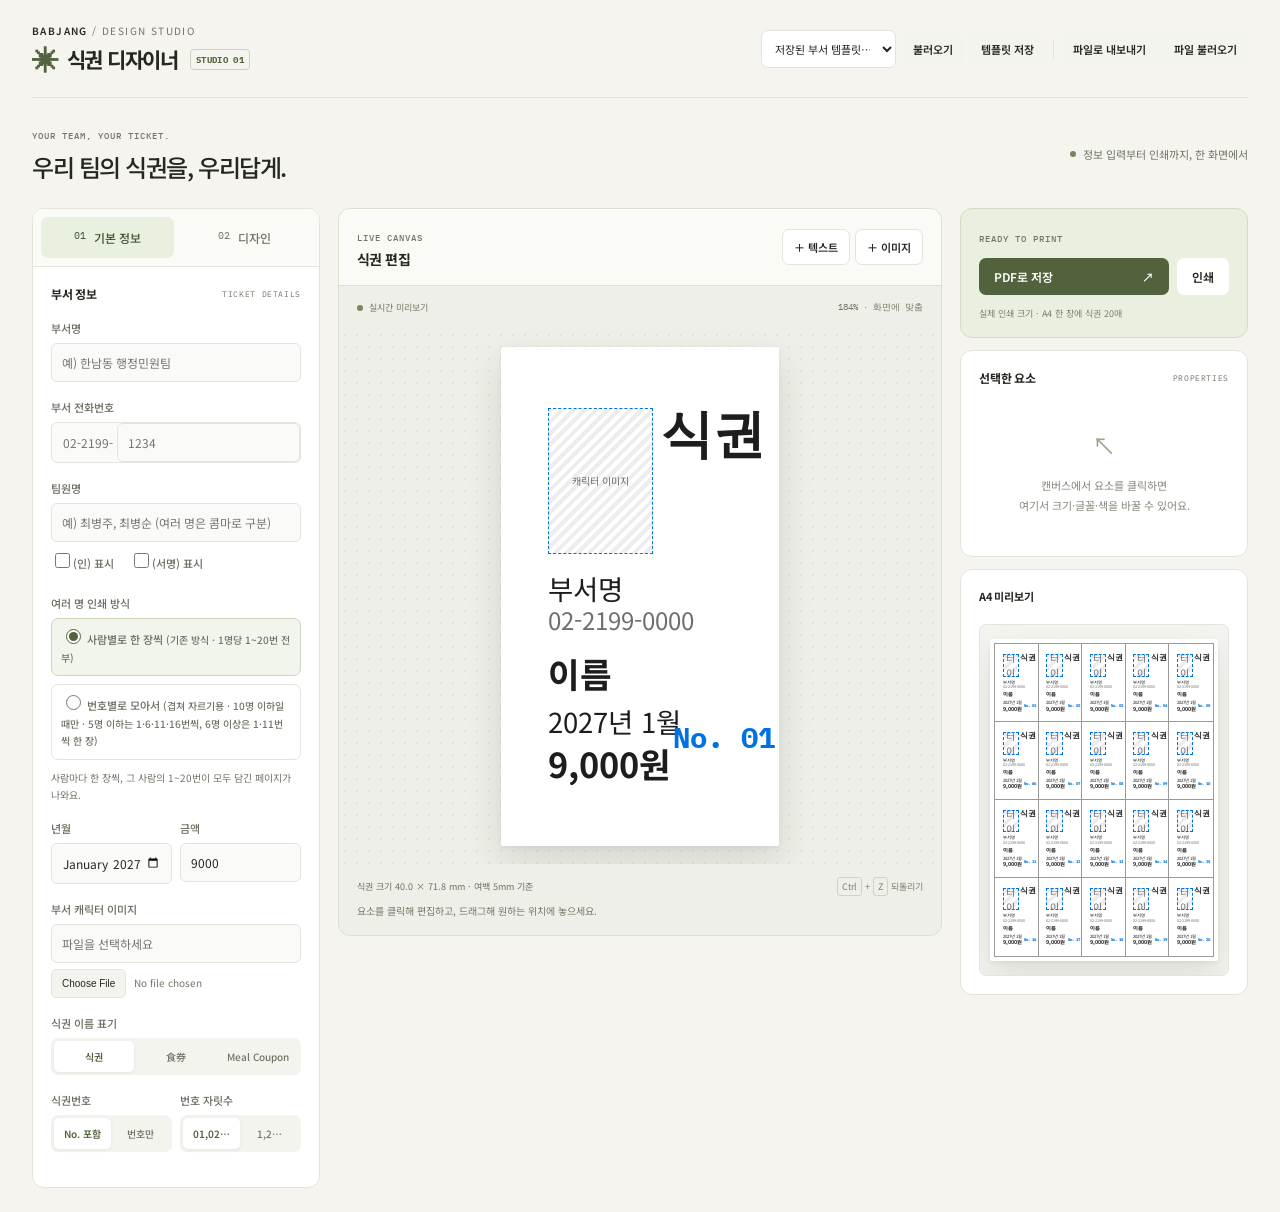
<file: coupon-editor/index.html>
<!doctype html>
<html lang="ko">
<head>
<meta charset="utf-8">
<meta name="viewport" content="width=device-width, initial-scale=1">
<title>식권 디자이너</title>
<style>
  :root{
    --bg:#F5F5F7;
    --surface:#FFFFFF;
    --surface-2:#FBFBFD;
    --fill:#EDEDF0;
    --fill-2:#E4E4E8;
    --text:#1D1D1F;
    --text-secondary:#6E6E73;
    --border:rgba(0,0,0,0.08);
    --accent:#0071E3;
    --accent-2:#0077ED;
    --danger:#FF3B30;
    --canvas-bg:#FFFFFF;
    --shadow-card: 0 1px 2px rgba(0,0,0,.04), 0 8px 24px rgba(0,0,0,.05);
    --shadow-canvas: 0 4px 30px rgba(0,0,0,.12);
  }
  @media (prefers-color-scheme: dark){
    :root:not([data-theme="light"]){
      --bg:#000000; --surface:#1C1C1E; --surface-2:#161618;
      --fill:#2C2C2E; --fill-2:#3A3A3C;
      --text:#F5F5F7; --text-secondary:#98989D;
      --border:rgba(255,255,255,0.1);
      --accent:#2997FF; --accent-2:#409CFF;
      --canvas-bg:#F4F1E4;
      --shadow-card: 0 1px 2px rgba(0,0,0,.3), 0 8px 24px rgba(0,0,0,.4);
      --shadow-canvas: 0 4px 30px rgba(0,0,0,.5);
    }
  }
  :root[data-theme="dark"]{
    --bg:#000000; --surface:#1C1C1E; --surface-2:#161618;
    --fill:#2C2C2E; --fill-2:#3A3A3C;
    --text:#F5F5F7; --text-secondary:#98989D;
    --border:rgba(255,255,255,0.1);
    --accent:#2997FF; --accent-2:#409CFF;
    --canvas-bg:#F4F1E4;
    --shadow-card: 0 1px 2px rgba(0,0,0,.3), 0 8px 24px rgba(0,0,0,.4);
    --shadow-canvas: 0 4px 30px rgba(0,0,0,.5);
  }
  *{ box-sizing:border-box; }
  body{
    background:var(--bg); color:var(--text);
    font-family:-apple-system,BlinkMacSystemFont,"SF Pro Text","Apple SD Gothic Neo","Noto Sans KR",sans-serif;
    font-size:14px; -webkit-font-smoothing:antialiased;
  }
  button{ font-family:inherit; cursor:pointer; border:none; background:none; color:inherit; }
  input, select{ font-family:inherit; }
  ::selection{ background:var(--accent); color:#fff; }

  .app{ max-width:1360px; margin:0 auto; padding:22px 22px 32px; }

  .topbar{
    display:flex; align-items:center; justify-content:space-between;
    gap:16px; flex-wrap:wrap; padding-bottom:20px; margin-bottom:26px;
  }
  .brandline .kicker{
    font-size:11.5px; font-weight:600; letter-spacing:.04em; color:var(--accent); text-transform:uppercase;
  }
  .brandline h1{
    font-size:26px; margin:2px 0 0; font-weight:700; letter-spacing:-0.015em;
  }
  .tpl-controls{ display:flex; gap:8px; align-items:center; flex-wrap:wrap; }
  .tpl-divider{ width:1px; height:20px; background:var(--border); margin:0 2px; }
  .tpl-controls select{
    border:1px solid var(--border); background:var(--surface); color:var(--text);
    border-radius:10px; padding:8px 12px; font-size:12.5px;
  }

  .btn{
    border-radius:980px; padding:8px 16px; font-size:13px; font-weight:600;
    background:var(--fill); color:var(--text); transition:opacity .15s, background .15s;
  }
  .btn:hover{ background:var(--fill-2); }
  .btn.primary{ background:var(--accent); color:#fff; }
  .btn.primary:hover{ background:var(--accent-2); }
  .btn.small{ padding:6px 12px; font-size:12px; }
  .btn.subtle{ background:transparent; color:var(--text-secondary); padding:6px 10px; }
  .btn.subtle:hover{ color:var(--text); background:var(--fill); }

  .layout{
    display:grid; grid-template-columns: 264px 1fr 480px; gap:20px; align-items:start;
  }
  @media (max-width: 1280px){ .layout{ grid-template-columns:1fr; } }

  .panel{
    background:var(--surface); border:1px solid var(--border); border-radius:18px;
    padding:18px; box-shadow:var(--shadow-card);
  }
  .panel + .panel{ margin-top:16px; }
  .panel h2{
    font-size:12px; letter-spacing:.02em; color:var(--text-secondary);
    margin:0 0 14px; font-weight:600;
  }
  .field{ margin-bottom:14px; }
  .field:last-child{ margin-bottom:0; }
  .field label{ display:block; font-size:12px; color:var(--text-secondary); margin-bottom:6px; font-weight:500; }
  .field .row-label{ display:flex; justify-content:space-between; align-items:baseline; }
  .field .row-label span.val{ font-size:11.5px; color:var(--text-secondary); font-variant-numeric:tabular-nums; }

  .field input[type=text], .field input[type=number], .field input[type=month], .field select{
    width:100%; border:1px solid var(--border); background:var(--fill);
    color:var(--text); border-radius:10px; padding:9px 11px; font-size:13.5px;
    outline:none;
  }
  .field input:focus, .field select:focus{ box-shadow:0 0 0 3px color-mix(in srgb, var(--accent) 30%, transparent); border-color:var(--accent); }
  .field input[type=color]{
    width:100%; height:34px; border:1px solid var(--border); border-radius:10px; padding:3px; background:var(--fill);
  }
  .field-row{ display:flex; gap:10px; }
  .field-row .field{ flex:1; }

  .phone-input{ display:flex; align-items:center; border:1px solid var(--border); background:var(--fill); border-radius:10px; overflow:hidden; }
  .phone-input .prefix{ padding:9px 4px 9px 11px; color:var(--text-secondary); font-size:13.5px; white-space:nowrap; }
  .phone-input input{ border:none; background:transparent; padding:9px 11px 9px 2px; font-size:13.5px; color:var(--text); outline:none; width:100%; }

  input[type=range]{
    -webkit-appearance:none; appearance:none; width:100%; height:4px; border-radius:2px;
    background:var(--fill-2); accent-color:var(--accent); margin:6px 0 2px;
  }
  input[type=range]::-webkit-slider-thumb{
    -webkit-appearance:none; width:18px; height:18px; border-radius:50%;
    background:#fff; box-shadow:0 1px 4px rgba(0,0,0,.35), 0 0 0 1px rgba(0,0,0,.06);
    cursor:pointer; margin-top:-7px;
  }
  input[type=range]::-moz-range-thumb{
    width:18px; height:18px; border-radius:50%; background:#fff; border:none;
    box-shadow:0 1px 4px rgba(0,0,0,.35), 0 0 0 1px rgba(0,0,0,.06); cursor:pointer;
  }

  .segmented{ display:inline-flex; background:var(--fill); border-radius:10px; padding:3px; gap:2px; width:100%; }
  .segmented .seg{
    flex:1; text-align:center; padding:7px 8px; border-radius:8px; font-size:12px;
    color:var(--text-secondary); font-weight:500; white-space:nowrap; cursor:pointer;
  }
  .checkbox-label{
    display:flex; align-items:center; gap:6px; font-size:12.5px; color:var(--text-secondary); cursor:pointer;
  }
  .checkbox-label input{ accent-color:var(--accent); width:15px; height:15px; cursor:pointer; }

  .radio-group{ display:flex; flex-direction:column; gap:8px; }
  .radio-label{
    display:flex; align-items:flex-start; gap:8px; font-size:12.5px; color:var(--text); cursor:pointer;
  }
  .radio-label input{ accent-color:var(--accent); width:15px; height:15px; cursor:pointer; margin-top:1px; flex-shrink:0; }
  .radio-sub{ color:var(--text-secondary); font-size:11.5px; }
  .radio-label.disabled{ opacity:0.45; cursor:not-allowed; }
  .radio-label.disabled input{ cursor:not-allowed; }

  .swatch-row{ display:flex; gap:7px; flex-wrap:wrap; }
  .swatch{
    width:22px; height:22px; border-radius:50%; padding:0; cursor:pointer;
    border:1px solid var(--border); position:relative; flex-shrink:0;
  }
  .swatch.selected{ box-shadow:0 0 0 2px var(--surface), 0 0 0 4px var(--accent); }
  .swatch-transparent{
    background:
      linear-gradient(45deg, var(--fill-2) 25%, transparent 25%, transparent 75%, var(--fill-2) 75%) 0 0/10px 10px,
      linear-gradient(45deg, var(--fill-2) 25%, transparent 25%, transparent 75%, var(--fill-2) 75%) 5px 5px/10px 10px,
      var(--surface);
  }
  .swatch-more{
    display:flex; align-items:center; justify-content:center; background:var(--fill);
    color:var(--text-secondary); font-size:15px; font-weight:600; overflow:hidden;
  }
  .swatch-more input[type=color]{ position:absolute; inset:0; opacity:0; cursor:pointer; width:100%; height:100%; }
  .segmented .seg.active{ background:var(--surface); color:var(--text); font-weight:600; box-shadow:0 1px 3px rgba(0,0,0,.12); }
  .segmented.wrap{ flex-wrap:wrap; }
  .segmented.wrap .seg{ flex:none; }

  .toolbar-row{ display:flex; gap:8px; flex-wrap:wrap; margin-bottom:14px; }
  .hint{ font-size:12px; color:var(--text-secondary); line-height:1.5; margin:8px 0 0; }

  /* canvas area */
  .canvas-wrap{ display:flex; flex-direction:column; align-items:center; gap:12px; }
  .canvas-outer{
    background:
      linear-gradient(45deg, var(--fill) 25%, transparent 25%) -8px 0/16px 16px,
      linear-gradient(-45deg, var(--fill) 25%, transparent 25%) -8px 0/16px 16px,
      var(--surface-2);
    border:1px solid var(--border); border-radius:20px; padding:18px;
    display:flex; align-items:center; justify-content:center;
    overflow:auto; max-width:100%; min-height:260px;
  }
  .ticket-canvas{
    position:relative; background:var(--canvas-bg);
    box-shadow:var(--shadow-canvas); border-radius:2px;
  }
  .el{
    position:absolute; user-select:none; cursor:grab;
  }
  .el.dragging{ cursor:grabbing; }
  .el.selected .el-inner{ outline:2px solid var(--accent); outline-offset:1px; }
  /* The selected element's button overlay sits on top of everything at the same
     box position — pointer-events:none on the box itself lets clicks fall through
     to the real element underneath (so dragging/selecting still works), while each
     small button re-enables its own hit area. */
  .selection-overlay{ pointer-events:none; cursor:default; }
  .selection-overlay > *{ pointer-events:auto; }
  .el-inner{
    position:absolute; inset:0; overflow:hidden;
    display:flex; white-space:pre-wrap; word-break:break-word;
  }
  .el .resize-handle{
    position:absolute; right:-6px; bottom:-6px; width:13px; height:13px;
    border-radius:50%; background:var(--accent); border:2px solid #fff;
    cursor:nwse-resize;
  }
  .el .del-btn{
    position:absolute; top:-26px; right:-8px; width:22px; height:22px;
    border-radius:50%; background:var(--danger); color:#fff; font-size:13px;
    display:flex; align-items:center; justify-content:center; cursor:pointer; line-height:1;
    box-shadow:0 1px 4px rgba(0,0,0,.3); z-index:5;
  }
  .el .crop-btn{
    position:absolute; top:-26px; left:-8px; width:24px; height:24px;
    border-radius:50%; background:var(--surface); color:var(--text);
    box-shadow:0 1px 4px rgba(0,0,0,.3), 0 0 0 1px var(--border);
    display:flex; align-items:center; justify-content:center; cursor:pointer; z-index:5;
  }
  .el .layer-btn{
    position:absolute; bottom:-26px; width:22px; height:22px;
    border-radius:50%; background:var(--surface); color:var(--text);
    box-shadow:0 1px 4px rgba(0,0,0,.3), 0 0 0 1px var(--border);
    display:flex; align-items:center; justify-content:center; cursor:pointer; z-index:5; font-size:11px;
  }
  .el .layer-btn.front{ left:-8px; }
  .el .layer-btn.back{ left:20px; }
  .el-shape-circle{ border-radius:50%; }
  .el-img-placeholder{
    background:repeating-linear-gradient(135deg, var(--fill), var(--fill) 4px, transparent 4px, transparent 8px);
    border:1.5px dashed var(--accent);
    align-items:center; justify-content:center; text-align:center;
    font-size:10px; color:var(--text-secondary);
  }
  .el img{ width:100%; height:100%; object-fit:cover; pointer-events:none; }

  .size-note{ font-size:12px; color:var(--text-secondary); font-variant-numeric:tabular-nums; }

  .props-empty{ color:var(--text-secondary); font-size:12.5px; line-height:1.6; text-align:center; padding:20px 4px; }

  .right-col{ display:flex; flex-direction:column; gap:16px; }
  .right-col .panel + .panel{ margin-top:0; }
  .a4-mini-wrap{
    display:flex; flex-direction:column; align-items:center; gap:16px;
    max-height:75vh; overflow:auto; padding:2px;
  }
  .a4-mini-block{ display:flex; flex-direction:column; align-items:center; gap:6px; flex-shrink:0; }
  .a4-mini-label{
    font-size:11.5px; color:var(--text-secondary); font-weight:600;
    text-align:center;
  }
  .a4-page-mini{ background:var(--canvas-bg); border-radius:2px; position:relative; box-shadow:var(--shadow-canvas); flex-shrink:0; }
  .mini-ticket{ position:absolute; outline:1px solid #9a9a9a; }
  .mini-ticket-blank{ background-image:repeating-linear-gradient(135deg, rgba(0,0,0,0.06), rgba(0,0,0,0.06) 3px, transparent 3px, transparent 7px) !important; }

  .context-menu{
    position:fixed; z-index:999; background:var(--surface); border:1px solid var(--border);
    border-radius:12px; box-shadow:var(--shadow-card); padding:5px; min-width:140px;
    display:none;
  }
  .context-menu .item{
    padding:8px 12px; border-radius:8px; font-size:13px; color:var(--text);
    display:flex; align-items:center; justify-content:space-between; gap:10px;
  }
  .context-menu .item:hover{ background:var(--fill); }
  .context-menu .item.danger{ color:var(--danger); }
  .context-menu .item .kbd{ font-size:11px; color:var(--text-secondary); }

  .crop-backdrop{
    display:none; position:fixed; inset:0; background:rgba(0,0,0,0.55);
    z-index:2000; align-items:center; justify-content:center;
  }
  .crop-backdrop.open{ display:flex; }
  .crop-modal{
    background:var(--surface); border-radius:16px; padding:20px; width:min(560px, 92vw);
    box-shadow:var(--shadow-card);
  }
  .crop-modal h3{ margin:0 0 4px; font-size:16px; }
  .crop-hint{ margin:0 0 14px; font-size:12.5px; color:var(--text-secondary); }
  .crop-stage{
    position:relative; margin:0 auto; background:#111; border-radius:8px; overflow:hidden;
    max-width:100%; user-select:none;
  }
  .crop-stage img{ display:block; width:100%; height:100%; user-select:none; -webkit-user-drag:none; pointer-events:none; }
  .crop-rect{
    position:absolute; box-shadow:0 0 0 9999px rgba(0,0,0,0.55); border:1.5px solid #fff;
    cursor:move; box-sizing:border-box;
  }
  .crop-handle{
    position:absolute; width:14px; height:14px; background:#fff; border:1.5px solid var(--accent, #0071E3);
    border-radius:50%; box-sizing:border-box;
  }
  .crop-handle[data-corner="nw"]{ left:-7px; top:-7px; cursor:nwse-resize; }
  .crop-handle[data-corner="ne"]{ right:-7px; top:-7px; cursor:nesw-resize; }
  .crop-handle[data-corner="sw"]{ left:-7px; bottom:-7px; cursor:nesw-resize; }
  .crop-handle[data-corner="se"]{ right:-7px; bottom:-7px; cursor:nwse-resize; }
  .crop-actions{ display:flex; justify-content:flex-end; gap:8px; margin-top:16px; }


</style>
<link rel="stylesheet" href="https://fonts.googleapis.com/css2?family=Noto+Serif+KR:wght@500;700&family=Noto+Sans+KR:wght@400;500;700&family=IBM+Plex+Mono:wght@400;500;600;700&family=Gaegu:wght@400;700&family=Black+Han+Sans&family=Jua&family=Do+Hyeon&family=Gowun+Dodum&family=Gamja+Flower&family=Song+Myung&display=swap">

<link rel="stylesheet" href="studio.css">
</head>
<body>
<div class="app">

  <div class="topbar">
    <div class="brandline">
      <a class="kicker" href="/">BABJANG <span>/ DESIGN STUDIO</span></a>
      <h1><span class="brand-mark" aria-hidden="true">✳</span> 식권 디자이너<span class="edition">STUDIO 01</span></h1>
    </div>
    <div class="tpl-controls" aria-label="템플릿 관리">
      <select id="tplSelect" aria-label="저장된 부서 템플릿"><option value="">저장된 부서 템플릿…</option></select>
      <button class="btn small" id="loadTplBtn">불러오기</button>
      <button class="btn small" id="saveTplBtn">템플릿 저장</button>
      <span class="tpl-divider"></span>
      <button class="btn small" id="exportTplBtn" title="템플릿을 파일로 저장해서 다른 사람에게 전달할 수 있어요">파일로 내보내기</button>
      <button class="btn small" id="importTplBtn" title="다른 사람이 보낸 템플릿 파일을 불러와요">파일 불러오기</button>
      <input type="file" id="importTplInput" accept=".json,application/json" style="display:none;">
    </div>
  </div>

  <div class="studio-intro"><div><span class="eyebrow">YOUR TEAM, YOUR TICKET.</span><p>우리 팀의 식권을, 우리답게.</p></div><div class="intro-note"><span class="status-dot"></span> 정보 입력부터 인쇄까지, 한 화면에서</div></div>
  <div class="layout">

    <!-- LEFT -->
    <div class="left-col">
      <div class="settings-tabs" role="tablist" aria-label="식권 설정">
        <button id="infoTab" role="tab" aria-selected="true" aria-controls="infoSettings" tabindex="0">01 <span>기본 정보</span></button>
        <button id="designTab" role="tab" aria-selected="false" aria-controls="designSettings" tabindex="-1">02 <span>디자인</span></button>
      </div><div id="infoSettings" role="tabpanel" aria-labelledby="infoTab">

      <div class="panel">
        <h2>부서 정보 <span class="panel-caption">TICKET DETAILS</span></h2>
        <div class="field">
          <label for="f-dept">부서명</label>
          <input type="text" id="f-dept" placeholder="예) 한남동 행정민원팀">
        </div>
        <div class="field">
          <label for="f-phone">부서 전화번호</label>
          <div class="phone-input">
            <span class="prefix">02-2199-</span>
            <input type="text" id="f-phone" placeholder="1234" maxlength="6">
          </div>
        </div>
        <div class="field">
          <label for="f-name">팀원명</label>
          <input type="text" id="f-name" placeholder="예) 최병주, 최병순 (여러 명은 콤마로 구분)" style="margin-bottom:8px;">
          <div style="display:flex; gap:16px;">
            <label class="checkbox-label"><input type="checkbox" id="f-mark-in">(인) 표시</label>
            <label class="checkbox-label"><input type="checkbox" id="f-mark-sign">(서명) 표시</label>
          </div>
        </div>
        <div class="field" id="pageLayoutModeField">
          <label>여러 명 인쇄 방식</label>
          <div class="radio-group" id="pageLayoutModeRadios">
            <label class="radio-label">
              <input type="radio" name="pageLayoutMode" value="byPerson" id="pageLayoutByPersonRadio" checked>
              사람별로 한 장씩 <span class="radio-sub">(기존 방식 · 1명당 1~20번 전부)</span>
            </label>
            <label class="radio-label" id="pageLayoutByNumberLabel">
              <input type="radio" name="pageLayoutMode" value="byNumber" id="pageLayoutByNumberRadio">
              번호별로 모아서 <span class="radio-sub" id="pageLayoutByNumberSub">(겹쳐 자르기용 · 10명 이하일 때만 · 5명 이하는 1·6·11·16번씩, 6명 이상은 1·11번씩 한 장)</span>
            </label>
          </div>
          <p class="hint" id="pageLayoutModeHint"></p>
        </div>
        <div class="field-row">
          <div class="field">
            <label for="f-yearmonth">년월</label>
            <input type="month" id="f-yearmonth">
          </div>
          <div class="field">
            <label for="f-amount">금액</label>
            <input type="number" id="f-amount" step="500">
          </div>
        </div>
        <div class="field">
          <label for="f-character">부서 캐릭터 이미지</label>
          <input type="text" id="f-character-name" disabled placeholder="파일을 선택하세요" style="margin-bottom:6px;">
          <input type="file" id="f-character" accept="image/*">
        </div>
        <div class="field">
          <label>식권 이름 표기</label>
          <div class="segmented" id="titlePills">
            <span class="seg" data-title="식권">식권</span>
            <span class="seg" data-title="食券">食券</span>
            <span class="seg" data-title="Meal Coupon">Meal Coupon</span>
          </div>
        </div>
        <div class="field-row">
          <div class="field">
            <label>식권번호</label>
            <div class="segmented" id="numPrefixPills">
              <span class="seg" data-val="on">No. 포함</span>
              <span class="seg" data-val="off">번호만</span>
            </div>
          </div>
          <div class="field">
            <label>번호 자릿수</label>
            <div class="segmented" id="numPadPills">
              <span class="seg" data-val="pad">01,02…</span>
              <span class="seg" data-val="plain">1,2…</span>
            </div>
          </div>
        </div>
      </div>

      </div><div id="designSettings" role="tabpanel" aria-labelledby="designTab" hidden>
      <div class="panel">
        <h2>식권 크기 <span class="panel-caption">FORMAT</span></h2>
        <div class="segmented" id="shapePills">
          <span class="seg" data-shape="vertical">세로형</span>
          <span class="seg" data-shape="horizontal">가로형</span>
          <span class="seg" data-shape="square">정사각형</span>
        </div>
        <div class="field" style="margin-top:10px;">
          <label>A4 배치</label>
          <div class="segmented" id="gridModePills">
            <span class="seg" data-grid="4x5">4×5</span>
            <span class="seg" data-grid="5x4">5×4</span>
          </div>
        </div>
        <div class="field" style="margin-top:14px;">
          <div class="row-label"><label for="wSlider" style="margin-bottom:0;">가로 길이</label><span class="val" id="wVal">50.0mm</span></div>
          <input type="range" id="wSlider" min="25" max="140" step="0.5">
        </div>
        <div class="field">
          <div class="row-label"><label for="hSlider" style="margin-bottom:0;">세로 길이</label><span class="val" id="hVal">57.4mm</span></div>
          <input type="range" id="hSlider" min="25" max="160" step="0.5">
        </div>
        <p class="hint" id="gridHint"></p>
        <div class="field" style="margin-top:10px;">
          <label>배경색</label>
          <div id="bgColorPicker"></div>
        </div>
      </div>

      <div class="panel">
        <h2 style="margin-top:4px;">빠른 글꼴 적용</h2>
        <div class="segmented wrap" id="fontPills">
          <span class="seg" data-font="Noto Sans KR" style="font-family:'Noto Sans KR',sans-serif;">고딕</span>
          <span class="seg" data-font="Noto Serif KR" style="font-family:'Noto Serif KR',serif;">명조</span>
          <span class="seg" data-font="Gaegu" style="font-family:'Gaegu',cursive;">손글씨</span>
          <span class="seg" data-font="Black Han Sans" style="font-family:'Black Han Sans',sans-serif;">임팩트</span>
          <span class="seg" data-font="Jua" style="font-family:'Jua',sans-serif;">라운드</span>
          <span class="seg" data-font="Do Hyeon" style="font-family:'Do Hyeon',sans-serif;">제목체</span>
          <span class="seg" data-font="Gowun Dodum" style="font-family:'Gowun Dodum',sans-serif;">단정체</span>
          <span class="seg" data-font="Gamja Flower" style="font-family:'Gamja Flower',cursive;">감성체</span>
          <span class="seg" data-font="Song Myung" style="font-family:'Song Myung',serif;">붓글씨체</span>
        </div>
        <p class="hint">데이터 텍스트 요소 전체에 한 번에 적용돼요. 개별 요소는 오른쪽 속성 패널에서 따로 바꿀 수 있어요.</p>
        <button class="btn subtle small" id="resetBtn" style="margin-top:8px;">배치 초기화</button>
      </div>

    </div></div>

    <!-- CENTER -->
    <div class="canvas-wrap">
      <div class="workspace-toolbar">
        <div><span class="eyebrow">LIVE CANVAS</span><h2>식권 편집</h2></div>
        <div class="toolbar-row">
          <button class="btn small" id="addTextBtn">＋ 텍스트</button>
          <button class="btn small" id="addImageBtn">＋ 이미지</button>
          <input type="file" id="addImageInput" accept="image/*" style="display:none;">
        </div>
      </div>
      <div class="canvas-meta"><span><span class="status-dot"></span> 실시간 미리보기</span><span id="zoomNote"></span></div>
      <div class="canvas-outer" id="canvasOuter">
        <div class="ticket-canvas" id="ticketCanvas"></div>
      </div>
      <div class="canvas-footer"><div class="size-note" id="sizeNote"></div><span class="canvas-shortcut"><kbd>Ctrl</kbd> + <kbd>Z</kbd> 되돌리기</span></div>
      <p class="workspace-hint">요소를 클릭해 편집하고, 드래그해 원하는 위치에 놓으세요.</p>
    </div>

    <!-- RIGHT -->
    <div class="right-col">
      <div class="output-actions"><span class="eyebrow">READY TO PRINT</span><div class="output-buttons">
        <button class="btn primary" id="pdfBtn">PDF로 저장 <span aria-hidden="true">↗</span></button>
        <button class="btn" id="printBtn">인쇄</button></div><p>실제 인쇄 크기 · A4 한 장에 식권 20매</p>
      </div>
      <div class="panel" id="propsPanel">
        <h2>선택한 요소 <span class="panel-caption">PROPERTIES</span></h2>
        <div class="props-empty" id="propsEmpty">캔버스에서 요소를 클릭하면<br>여기서 크기·글꼴·색을 바꿀 수 있어요.</div>
        <div id="propsBody" style="display:none;"></div>
      </div>

      <div class="panel preview-panel">
        <h2 id="a4Heading">A4 미리보기</h2>
        <div class="a4-mini-wrap" id="a4MiniWrap"></div>
      </div>
    </div>

  </div>

</div>

<div class="context-menu" id="ctxMenu">
  <div class="item danger" id="ctxDelete"><span>요소 삭제</span><span class="kbd">Delete</span></div>
</div>
<div id="studioNotice" class="studio-notice" role="status" aria-live="polite" hidden></div>

<div class="crop-backdrop" id="cropBackdrop">
  <div class="crop-modal">
    <h3>이미지 자르기</h3>
    <p class="crop-hint">원하는 영역을 드래그해서 옮기거나, 모서리를 끌어 크기를 조절하세요.</p>
    <div class="crop-stage" id="cropStage">
      <img id="cropImg" alt="">
      <div class="crop-rect" id="cropRect">
        <div class="crop-handle" data-corner="nw"></div>
        <div class="crop-handle" data-corner="ne"></div>
        <div class="crop-handle" data-corner="sw"></div>
        <div class="crop-handle" data-corner="se"></div>
      </div>
    </div>
    <div class="crop-actions">
      <button class="btn" id="cropCancelBtn">취소</button>
      <button class="btn primary" id="cropApplyBtn">적용</button>
    </div>
  </div>
</div>

<script>
(function(){
  "use strict";

  var PX_PER_MM = 96/25.4;
  var EDIT_ZOOM = 3.4;
  var MARGIN_MM = 5;
  var PAGE_W = 210, PAGE_H = 297;
  var USABLE_W = PAGE_W - MARGIN_MM*2;
  var USABLE_H = PAGE_H - MARGIN_MM*2;

  // Every shape's grid multiplies out to exactly 20 tickets per A4 sheet —
  // that count never changes, only how the 20 cells are arranged. Horizontal
  // tickets print on a landscape sheet, so its grid is sized against the
  // landscape usable area (287 x 200mm) rather than the portrait one.
  // Every shape always holds exactly 20 tickets per A4 sheet, but the 20 cells can be
  // arranged either 4 columns × 5 rows or 5 columns × 4 rows — user-chosen per shape,
  // with a shape-appropriate default (a tall ticket reads better in a 5×4 spread; a
  // wide one in 4×5).
  function defaultGridMode(shape){ return shape === 'vertical' ? '5x4' : '4x5'; }
  function gridFor(shape, mode){
    var m = mode || defaultGridMode(shape);
    return m === '5x4' ? { cols:5, rows:4 } : { cols:4, rows:5 };
  }
  function maxSizeFor(shape, mode){
    var g = gridFor(shape, mode);
    var landscape = shape === 'horizontal';
    var uW = landscape ? (PAGE_H - MARGIN_MM*2) : USABLE_W;
    var uH = landscape ? (PAGE_W - MARGIN_MM*2) : USABLE_H;
    var maxW = uW / g.cols, maxH = uH / g.rows;
    if(shape === 'square'){ var side = Math.min(maxW, maxH); return { w:side, h:side }; }
    return { w:maxW, h:maxH };
  }
  var SIZE_PRESETS = {
    vertical: maxSizeFor('vertical'),
    horizontal: maxSizeFor('horizontal'),
    square: maxSizeFor('square')
  };

  var FONT_STACK = {
    "Noto Sans KR": "'Noto Sans KR', sans-serif",
    "Noto Serif KR": "'Noto Serif KR', serif",
    "Gaegu": "'Gaegu', cursive",
    "Black Han Sans": "'Black Han Sans', sans-serif",
    "Jua": "'Jua', sans-serif",
    "Do Hyeon": "'Do Hyeon', sans-serif",
    "Gowun Dodum": "'Gowun Dodum', sans-serif",
    "Gamja Flower": "'Gamja Flower', cursive",
    "Song Myung": "'Song Myung', serif",
    "IBM Plex Mono": "'IBM Plex Mono', monospace"
  };
  // Display label + font-selector option order for the fonts above (IBM Plex Mono is
  // used only for the ticket number and isn't offered here — see the filter below).
  var FONT_LABELS = {
    "Noto Sans KR": "고딕체", "Noto Serif KR": "명조체", "Gaegu": "손글씨체",
    "Black Han Sans": "임팩트체", "Jua": "라운드체", "Do Hyeon": "제목체",
    "Gowun Dodum": "단정체", "Gamja Flower": "감성체", "Song Myung": "붓글씨체"
  };

  var measureCtx = document.createElement('canvas').getContext('2d');
  function measureTextWidthPx(text, refPx, fontFamily, bold){
    measureCtx.font = (bold ? 'bold ' : '') + refPx + 'px ' + fontFamily;
    return measureCtx.measureText(text || '').width || 1;
  }

  // Sample text used only to size each default data box snugly around its
  // content — real values are usually close to this length, and the user can
  // still drag to resize afterward.
  var SAMPLE_TEXT = {
    dept: '마케팅팀', phone: '02-2199-1234', name: '김하늘 (서명)',
    yearMonth: '2026년 9월', amount: '9,000원', title: 'Meal Coupon', number: 'No. 01'
  };

  function uid(){ return 'e' + Math.random().toString(36).slice(2,9); }

  function defaultTemplate(){
    return [
      { id:uid(), dataKey:'character', type:'image', fx:.06, fy:.06, fw:.50, fh:.34 },
      { id:uid(), dataKey:'title', type:'text', fx:.60, fy:.05, fw:.36, fh:.15, bold:true, align:'left', fontFamily:'Noto Serif KR', color:'var(--text)' },
      { id:uid(), dataKey:'dept', type:'text', fx:.06, fy:.44, fw:.90, fh:.08, bold:false, align:'left', fontFamily:'Noto Sans KR', color:'var(--text)' },
      { id:uid(), dataKey:'phone', type:'text', fx:.06, fy:.52, fw:.90, fh:.07, bold:false, align:'left', fontFamily:'Noto Sans KR', color:'var(--text-secondary)' },
      { id:uid(), dataKey:'name', type:'text', fx:.06, fy:.63, fw:.56, fh:.10, bold:true, align:'left', fontFamily:'Noto Sans KR', color:'var(--text)' },
      { id:uid(), dataKey:'yearMonth', type:'text', fx:.06, fy:.75, fw:.56, fh:.08, bold:false, align:'left', fontFamily:'Noto Sans KR', color:'var(--text)' },
      { id:uid(), dataKey:'amount', type:'text', fx:.06, fy:.84, fw:.56, fh:.10, bold:true, align:'left', fontFamily:'Noto Sans KR', color:'var(--text)' },
      { id:uid(), dataKey:'number', type:'text', fx:.64, fy:.72, fw:.32, fh:.22, bold:true, align:'center', fontFamily:'IBM Plex Mono', color:'var(--accent)' }
    ];
  }

  // Shrinks a text element's box width back down to snugly fit its own current
  // content at its current (height-derived) font size — same math as toMM's default-
  // template fit, reused after a shape switch so a box that used to hug its text
  // doesn't end up stretched into empty space just because the ticket got scaled.
  function refitTextBoxWidth(el){
    if(el.type !== 'text') return;
    var text = resolveContent(el, {});
    if(!text) return;
    var fam = FONT_STACK[el.fontFamily] || FONT_STACK['Noto Sans KR'];
    var fontPx = (el.h * PX_PER_MM) * 0.8;
    var measured = measureTextWidthPx(text, fontPx, fam, el.bold);
    var fitWmm = (measured / 0.94) / PX_PER_MM;
    el.w = Math.max(8, Math.min(fitWmm, state.ticketW - el.x));
  }

  // Default layout keeps this much clear space from every ticket edge — clamped down
  // for a very small ticket so the inset can never eat the whole box.
  var TICKET_INNER_MARGIN_MM = 5;
  function toMM(elements, w, h){
    var mx = Math.min(TICKET_INNER_MARGIN_MM, w/4);
    var my = Math.min(TICKET_INNER_MARGIN_MM, h/4);
    var iw = w - mx*2, ih = h - my*2;
    return elements.map(function(e){
      var c = Object.assign({}, e);
      if (typeof c.fx === 'number'){
        c.x = mx + c.fx*iw; c.y = my + c.fy*ih; c.w = c.fw*iw; c.h = c.fh*ih;
        delete c.fx; delete c.fy; delete c.fw; delete c.fh;

        // Default boxes are drawn generously wide so nothing clips — shrink
        // each one back down to roughly hug its typical text instead of
        // leaving a big empty gap to the right of short content.
        if(c.type === 'text' && c.dataKey && SAMPLE_TEXT[c.dataKey]){
          var fam = FONT_STACK[c.fontFamily] || FONT_STACK['Noto Sans KR'];
          var fontPx = (c.h * PX_PER_MM) * 0.8;
          var measured = measureTextWidthPx(SAMPLE_TEXT[c.dataKey], fontPx, fam, c.bold);
          var fitWmm = (measured / 0.94) / PX_PER_MM;
          c.w = Math.max(8, Math.min(fitWmm, w - c.x));
        }
      }
      return c;
    });
  }

  function nextYM(){
    var d = new Date(); d.setMonth(d.getMonth()+1);
    return d.getFullYear() + '-' + String(d.getMonth()+1).padStart(2,'0');
  }
  function formatYM(ym){
    if(!ym) return '';
    var parts = ym.split('-');
    if(parts.length<2) return ym;
    return parts[0] + '년 ' + parseInt(parts[1],10) + '월';
  }
  function formatAmount(n){ return (Number(n)||0).toLocaleString('ko-KR') + '원'; }

  var state = {
    shape: 'vertical',
    gridMode: defaultGridMode('vertical'),
    ticketW: SIZE_PRESETS.vertical.w,
    ticketH: SIZE_PRESETS.vertical.h,
    bgColor: '#FFFFFF',
    // 'byPerson' (기존): 한 사람당 한 장, 그 사람의 번호 1~20을 모두 담음.
    // 'byNumber' (겹쳐 자르기용): 한 장에 특정 번호(쌍)만 모아, 여러 사람이 나눠 담김 —
    // 인쇄된 장들을 순서대로 겹쳐 자르면 같은 위치끼리 모여 한 사람 몫이 완성됨.
    pageLayoutMode: 'byPerson',
    data: {
      dept:'', phone:'', name:'', yearMonth: nextYM(),
      amount: 9000, title:'식권', characterSrc: null, nameMark: null,
      numberShowPrefix: true, numberPad: true
    },
    elements: [],
    selectedId: null
  };
  state.elements = toMM(defaultTemplate(), state.ticketW, state.ticketH);

  function formatNumber(n){
    var text = state.data.numberPad ? String(n).padStart(2,'0') : String(n);
    return state.data.numberShowPrefix ? ('No. ' + text) : text;
  }

  // Comma-separated names each get their own 20-ticket A4 sheet.
  function getNames(){
    var arr = (state.data.name || '').split(',').map(function(s){ return s.trim(); }).filter(Boolean);
    return arr.length ? arr : [''];
  }

  // Opens a native file picker for one image element and applies whatever's
  // chosen — the character slot writes to state.data.characterSrc (and syncs
  // its filename field), any other image element writes straight to el.src.
  // Used by the "이미지 교체" control in the props panel and by double-clicking
  // an empty (or filled) image frame directly on the canvas.
  function pickImageForElement(el){
    var inp = document.createElement('input');
    inp.type = 'file'; inp.accept = 'image/*';
    inp.addEventListener('change', function(){
      var file = inp.files[0]; if(!file) return;
      var reader = new FileReader();
      reader.onload = function(){
        pushUndo();
        if(el.dataKey === 'character'){
          state.data.characterSrc = reader.result;
          var nameField = document.getElementById('f-character-name');
          if(nameField) nameField.value = file.name;
        } else {
          el.src = reader.result;
        }
        // A crop baked from the previous image no longer means anything here.
        delete el.croppedSrc; delete el.cropRect;
        renderEditCanvas();
      };
      reader.onerror = function(){ alert('이미지를 불러오지 못했어요. 다른 파일로 다시 시도해주세요.'); };
      reader.readAsDataURL(file);
    });
    inp.click();
  }

  // The untouched, full source image behind an element — before any crop is
  // baked on top of it. Character-slot images live in state.data.characterSrc;
  // freely-added images carry their own src.
  function originalImageSrc(el){
    if(el.dataKey === 'character') return state.data.characterSrc;
    return el.src || null;
  }

  // The image actually shown for an element — the baked crop if one exists,
  // otherwise the untouched original.
  function resolveContent(el, opts){
    if(el.type === 'image'){
      return el.croppedSrc || originalImageSrc(el);
    }
    if(el.dataKey === 'dept') return state.data.dept || '부서명';
    if(el.dataKey === 'phone') return '02-2199-' + (state.data.phone || '0000');
    if(el.dataKey === 'name'){
      var raw = (opts && opts.name != null) ? opts.name : getNames()[0];
      var base = raw || '이름';
      return state.data.nameMark ? (base + ' (' + state.data.nameMark + ')') : base;
    }
    if(el.dataKey === 'yearMonth') return formatYM(state.data.yearMonth);
    if(el.dataKey === 'amount') return formatAmount(state.data.amount);
    if(el.dataKey === 'title') return state.data.title;
    if(el.dataKey === 'number') return formatNumber((opts && opts.number) || 1);
    return el.text || '텍스트';
  }

  var PT_PER_MM = 2.8346;
  // Text fills its own frame: font size is derived straight from the box's
  // width and height (in real, physical px) — resize the box with the mouse
  // and the text grows or shrinks to match, capped so it never overflows either side.
  function fitFontSizePx(el, text){
    var boxWpx = el.w * PX_PER_MM;
    var boxHpx = el.h * PX_PER_MM;
    var fam = FONT_STACK[el.fontFamily] || FONT_STACK['Noto Sans KR'];
    var REF = 100;
    var measured = measureTextWidthPx(text, REF, fam, el.bold);
    var byWidth = REF * (boxWpx * 0.94) / measured;
    var byHeight = boxHpx * 0.8;
    return Math.max(6, Math.min(400, Math.min(byWidth, byHeight)));
  }
  // Font size must scale with the same px-per-mm factor as box position/size,
  // so proportions match exactly between the edit canvas, the mini A4 preview and print.
  function fontSizeCss(el, opts, text){
    var px = fitFontSizePx(el, text);
    if(opts.unit === 'mm') return (px * 0.75) + 'pt';
    return ((px * opts.scale) / PX_PER_MM) + 'px';
  }

  // ---------- rendering ----------
  // Tracks the last image-element click for the hand-rolled double-click check
  // in buildElNode below (see the comment there for why native dblclick isn't used).
  var lastImgClick = { id: null, time: 0 };

  function buildElNode(el, opts, zIndex){
    var node = document.createElement('div');
    node.className = 'el';
    node.dataset.id = el.id;

    function unitVal(v){ return opts.unit === 'mm' ? (v + 'mm') : (v*opts.scale + 'px'); }
    node.style.left = unitVal(el.x);
    node.style.top = unitVal(el.y);
    node.style.width = unitVal(el.w);
    node.style.height = unitVal(el.h);
    // Stacking order follows the element's position in state.elements (앞으로/뒤로 buttons
    // reorder that array) — always, selected or not, so clicking those buttons has a
    // visible effect right away instead of the selected element already sitting pinned
    // on top regardless of order. Its control buttons stay reachable a different way:
    // see buildSelectionOverlay, appended last so it's never covered.
    if(opts.interactive) node.style.zIndex = String(zIndex || 1);

    // Content (text/image/shape) lives in an inner box that clips to the element's
    // bounds; the outer .el stays overflow:visible so the crop/delete/layer buttons,
    // which sit outside that box, are never clipped away and unclickable.
    var inner = document.createElement('div');
    inner.className = 'el-inner';
    node.appendChild(inner);

    if(el.type === 'text'){
      var textContent = resolveContent(el, opts);
      inner.style.fontFamily = FONT_STACK[el.fontFamily] || FONT_STACK['Noto Sans KR'];
      inner.style.fontSize = fontSizeCss(el, opts, textContent);
      inner.style.fontWeight = el.bold ? '700' : '400';
      inner.style.color = el.color || 'var(--text)';
      // .el-inner is a row-direction flex box: justify-content moves the text horizontally
      // along that row (this is what left/center/right actually needs), while
      // align-items only controls vertical centering — align-items alone (the old
      // code) never moved anything left-to-right, which is why alignment looked broken.
      inner.style.justifyContent = el.align === 'center' ? 'center' : el.align === 'right' ? 'flex-end' : 'flex-start';
      inner.style.alignItems = 'center';
      inner.style.textAlign = el.align || 'left';
      inner.style.lineHeight = '1.1';
      inner.textContent = textContent;
    } else if(el.type === 'image'){
      var src = resolveContent(el, opts);
      if(src){
        var img = document.createElement('img');
        img.src = src;
        img.draggable = false;
        // A crop is baked into its own image (see openCropModal/applyCrop) at the
        // exact region the user chose, so it's always shown whole (contain) here —
        // resizing this box afterward only scales that fixed result, never cuts
        // into it further the way fitting a *frame* around an image used to.
        img.style.objectFit = 'contain';
        inner.appendChild(img);
      } else {
        inner.classList.add('el-img-placeholder');
        inner.textContent = el.dataKey === 'character' ? '캐릭터 이미지' : '이미지';
      }
    } else if(el.type === 'shape'){
      inner.style.background = el.fill && el.fill !== 'transparent' ? el.fill : 'transparent';
      inner.style.border = (el.strokeWidth||1.5) + 'px solid ' + (el.stroke || 'var(--accent)');
      if(el.shapeKind === 'circle') inner.classList.add('el-shape-circle');
      if(el.hint && opts.interactive){
        inner.style.alignItems = 'center'; inner.style.justifyContent = 'center';
        inner.style.fontSize = '9px'; inner.style.color = 'var(--text-secondary)';
        inner.style.pointerEvents = 'none';
        var hintSpan = document.createElement('span');
        hintSpan.style.pointerEvents = 'none';
        hintSpan.textContent = el.hint;
        inner.appendChild(hintSpan);
        inner.style.pointerEvents = '';
      }
    }

    if(opts.interactive){
      if(el.id === state.selectedId) node.classList.add('selected');
      // Selecting an element re-renders the whole canvas immediately (startDrag
      // below calls selectElement synchronously on pointerdown, before mouseup),
      // which swaps this node out for a freshly-built one — so the browser's
      // 'click' event, which requires mousedown/mouseup to land on the same
      // surviving node, and 'dblclick' built on top of it, are NOT reliable here.
      // Double-clicks are instead detected on 'pointerdown' itself, by hand:
      // two pointerdowns on the same element id within a short window.
      node.addEventListener('pointerdown', function(ev){
        if(el.type === 'image'){
          var now = Date.now();
          if(lastImgClick.id === el.id && (now - lastImgClick.time) < 450){
            lastImgClick = { id:null, time:0 };
            ev.preventDefault(); ev.stopPropagation();
            selectElement(el.id);
            pickImageForElement(el);
            return;
          }
          lastImgClick = { id: el.id, time: now };
        }
        startDrag(ev, el);
      });
      node.addEventListener('click', function(ev){ ev.stopPropagation(); selectElement(el.id); });
      node.addEventListener('contextmenu', function(ev){
        ev.preventDefault(); ev.stopPropagation();
        selectElement(el.id);
        openContextMenu(ev.clientX, ev.clientY);
      });
    }
    return node;
  }

  // The selected element's resize/delete/layer/crop buttons, as their own overlay
  // positioned exactly over that element — appended as the LAST child of the canvas
  // (see renderEditCanvas) so it always paints on top, no matter where the element
  // itself sits in front-to-back order. That keeps the buttons reachable while still
  // letting "맨 앞으로 / 맨 뒤로" actually change what's visibly on top.
  function buildSelectionOverlay(el, opts){
    var node = document.createElement('div');
    node.className = 'el selection-overlay';
    node.style.zIndex = '1000';
    function unitVal(v){ return opts.unit === 'mm' ? (v + 'mm') : (v*opts.scale + 'px'); }
    node.style.left = unitVal(el.x);
    node.style.top = unitVal(el.y);
    node.style.width = unitVal(el.w);
    node.style.height = unitVal(el.h);

    var handle = document.createElement('div');
    handle.className = 'resize-handle';
    handle.addEventListener('pointerdown', function(ev){ ev.stopPropagation(); startResize(ev, el); });
    node.appendChild(handle);

    // Every button below sits on top of the element's own drag area, so its
    // 'pointerdown' must stop right here — otherwise that pointerdown first
    // bubbles up to node's own listener and starts a drag (which fully rebuilds
    // the canvas mid-click, right out from under the button), and the button's
    // own 'click' never gets to do its job.
    var del = document.createElement('div');
    del.className = 'del-btn'; del.textContent = '×'; del.title = '삭제';
    del.addEventListener('pointerdown', function(ev){ ev.stopPropagation(); });
    del.addEventListener('click', function(ev){ ev.stopPropagation(); deleteElement(el.id); });
    node.appendChild(del);

    var frontBtn = document.createElement('div');
    frontBtn.className = 'layer-btn front'; frontBtn.title = '맨 앞으로';
    frontBtn.innerHTML = '<svg width="12" height="12" viewBox="0 0 24 24" fill="none" stroke="currentColor" stroke-width="2.4" stroke-linecap="round" stroke-linejoin="round"><path d="M12 19V5"/><path d="M5 12l7-7 7 7"/></svg>';
    frontBtn.addEventListener('pointerdown', function(ev){ ev.stopPropagation(); });
    frontBtn.addEventListener('click', function(ev){ ev.stopPropagation(); bringToFront(el.id); });
    node.appendChild(frontBtn);

    var backBtn = document.createElement('div');
    backBtn.className = 'layer-btn back'; backBtn.title = '맨 뒤로';
    backBtn.innerHTML = '<svg width="12" height="12" viewBox="0 0 24 24" fill="none" stroke="currentColor" stroke-width="2.4" stroke-linecap="round" stroke-linejoin="round"><path d="M12 5v14"/><path d="M5 12l7 7 7-7"/></svg>';
    backBtn.addEventListener('pointerdown', function(ev){ ev.stopPropagation(); });
    backBtn.addEventListener('click', function(ev){ ev.stopPropagation(); sendToBack(el.id); });
    node.appendChild(backBtn);

    if(el.type === 'image' && originalImageSrc(el)){
      var cropBtn = document.createElement('div');
      cropBtn.className = 'crop-btn';
      cropBtn.title = el.croppedSrc ? '다시 자르기' : '이미지 자르기';
      cropBtn.innerHTML = '<svg width="13" height="13" viewBox="0 0 24 24" fill="none" stroke="currentColor" stroke-width="2.4" stroke-linecap="round"><path d="M6 2v14a2 2 0 0 0 2 2h14"/><path d="M18 22V8a2 2 0 0 0-2-2H2"/></svg>';
      cropBtn.addEventListener('pointerdown', function(ev){ ev.stopPropagation(); });
      cropBtn.addEventListener('click', function(ev){ ev.stopPropagation(); openCropModal(el); });
      node.appendChild(cropBtn);
    }
    return node;
  }

  function computeGrid(w, h){
    var g = gridFor(state.shape, state.gridMode);
    var cols = g.cols, rows = g.rows;
    var offX = (USABLE_W - cols*w) / 2;
    var offY = (USABLE_H - rows*h) / 2;
    return { cols:cols, rows:rows, offX:offX, offY:offY, count: cols*rows };
  }

  // 가로형은 낱장이 넓고 짧아서, 세워 든 A4보다 눕힌(가로) A4에 90도 돌려 채우면
  // 낭비되는 여백 없이 정확히 20매가 들어간다. 다른 판형은 세로 A4를 그대로 쓴다.
  function pageLayout(){
    // Horizontal tickets are already wider than tall (5x4 grid), so on a
    // landscape sheet they sit in their natural orientation — no rotation needed.
    var landscape = state.shape === 'horizontal';
    var pageW = landscape ? PAGE_H : PAGE_W;
    var pageH = landscape ? PAGE_W : PAGE_H;
    var usableW = pageW - MARGIN_MM*2;
    var usableH = pageH - MARGIN_MM*2;
    var g = gridFor(state.shape, state.gridMode);
    var cols = g.cols, rows = g.rows;
    var cellW = state.ticketW, cellH = state.ticketH;
    var offX = (usableW - cols*cellW) / 2;
    var offY = (usableH - rows*cellH) / 2;
    return { landscape:landscape, pageW:pageW, pageH:pageH, cols:cols, rows:rows, cellW:cellW, cellH:cellH, offX:offX, offY:offY, rotate:false, count:cols*rows };
  }

  // 가로형 식권은 폭이 넓어서 고정 배율(3.4배)로는 편집 영역보다 커져 왼쪽으로 잘려
  // 보였다 — 실제로 쓸 수 있는 폭에 맞춰 배율을 낮춰서 항상 전체가 한 화면에 보이게 한다.
  var MAX_EDIT_ZOOM = 3.4;
  var OUTER_PAD_PX = 36; // .canvas-outer's 18px padding on each side
  function fitEditZoom(){
    var outer = document.getElementById('canvasOuter');
    var availW = (outer.clientWidth || 0) - OUTER_PAD_PX;
    if(availW <= 0) return MAX_EDIT_ZOOM;
    var availH = outer.clientHeight - OUTER_PAD_PX;
    var fit = Math.min(availW / (state.ticketW * PX_PER_MM), availH / (state.ticketH * PX_PER_MM));
    return Math.max(0.1, Math.min(MAX_EDIT_ZOOM, fit));
  }

  function renderEditCanvas(opts){
    opts = opts || {};
    var canvas = document.getElementById('ticketCanvas');
    EDIT_ZOOM = fitEditZoom();
    document.getElementById('zoomNote').textContent = Math.round(EDIT_ZOOM * 100) + '% · 화면에 맞춤';
    var scale = PX_PER_MM * EDIT_ZOOM;
    canvas.style.width = (state.ticketW*scale) + 'px';
    canvas.style.height = (state.ticketH*scale) + 'px';
    canvas.style.background = state.bgColor || '#fff';
    canvas.innerHTML = '';
    var selectedEl = null;
    state.elements.forEach(function(el, idx){
      canvas.appendChild(buildElNode(el, {unit:'px', scale:scale, interactive:true}, idx+1));
      if(el.id === state.selectedId) selectedEl = el;
    });
    if(selectedEl){
      canvas.appendChild(buildSelectionOverlay(selectedEl, {unit:'px', scale:scale}));
    }

    document.getElementById('sizeNote').textContent =
      '식권 크기 ' + state.ticketW.toFixed(1) + ' × ' + state.ticketH.toFixed(1) + ' mm · 여백 ' + MARGIN_MM + 'mm 기준';
    document.getElementById('wVal').textContent = state.ticketW.toFixed(1) + 'mm';
    document.getElementById('hVal').textContent = state.ticketH.toFixed(1) + 'mm';

    var g = computeGrid(state.ticketW, state.ticketH);
    document.getElementById('gridHint').textContent = 'A4에 ' + g.cols + '열 × ' + g.rows + '행 = 항상 20매';

    // Rebuilding the props panel destroys and recreates its <input type="color">,
    // which closes the browser's native color picker mid-pick. Skip that rebuild
    // while the picker is still open (opts.skipProps) and only do it once it's done.
    if(!opts.skipProps){ renderProps(); renderBgColorPicker(); }
    renderA4Mini();
  }

  // Fill the available column width so the A4 sheet reads clearly instead of
  // sitting in a small box — height then follows from the page's own portrait
  // or landscape proportions rather than being capped independently.
  function chunk(arr, size){
    var out = [];
    for(var i=0; i<arr.length; i+=size) out.push(arr.slice(i, i+size));
    return out;
  }

  // How many people share one page in 'byNumber' mode, and therefore how many
  // different ticket numbers fit onto that same page — smaller teams get more
  // numbers per page instead of leaving most of the sheet blank. With the
  // standard 20-cell grid: teams of 5 or fewer get groups of 5 people × 4
  // numbers per page (1·6·11·16 together); teams of 6+ get groups of 10 people
  // × 2 numbers per page (1·11 together), same as before.
  function byNumberGroupSize(cellCount, peopleCount){
    var groupSize = peopleCount <= 5 ? Math.round(cellCount / 4) : Math.round(cellCount / 2);
    return Math.max(1, Math.min(cellCount, groupSize));
  }

  // Figures out which (person, ticket number) — if any — belongs in grid cell
  // n (1-based, row-major) of one page, for whichever pageLayoutMode is active.
  // 'byPerson': every cell on the page is the same person, numbered 1..cellCount.
  // 'byNumber': the page is split into numbersPerPage equal segments of
  // groupSize cells each — segment k holds that group's people at number
  // `band + k*groupSize`. Printing every band for a group, then stacking those
  // pages and cutting through one grid cell, pulls out one person's full
  // 1..cellCount run in numbersPerPage matching piles — no manual sorting
  // needed afterward.
  function cellAssignment(spec, n){
    if(spec.mode === 'byNumber'){
      var groupSize = spec.groupSize;
      var segment = Math.floor((n - 1) / groupSize);
      var slotIdx = (n - 1) % groupSize;
      var number = spec.band + segment * groupSize;
      var person = spec.group[slotIdx];
      return person !== undefined ? { person: person, number: number } : null;
    }
    return { person: spec.personName, number: n };
  }

  // The full list of pages to produce (each a lightweight spec, not yet built
  // DOM), for the currently selected pageLayoutMode. Shared by the A4 mini
  // preview and the real print/PDF output so they can never drift apart.
  function buildPagePlan(){
    var L = pageLayout();
    var names = getNames();
    var cellCount = L.cols * L.rows;
    if(state.pageLayoutMode === 'byNumber'){
      var groupSize = byNumberGroupSize(cellCount, names.length);
      var numbersPerPage = Math.max(1, Math.floor(cellCount / groupSize));
      var groups = chunk(names, groupSize);
      var specs = [];
      groups.forEach(function(group, groupIdx){
        for(var band = 1; band <= groupSize; band++){
          specs.push({ mode:'byNumber', groupSize:groupSize, numbersPerPage:numbersPerPage, band:band, group:group, groupIdx:groupIdx, groupCount:groups.length });
        }
      });
      return { L:L, specs:specs, names:names, groupSize:groupSize, numbersPerPage:numbersPerPage };
    }
    var specs = names.map(function(personName){ return { mode:'byPerson', personName:personName }; });
    return { L:L, specs:specs, names:names };
  }

  // Builds one physical page as DOM — either real mm-sized print output, or a
  // scaled px-sized mini preview (domOpts.forMini) — from a page spec out of
  // buildPagePlan(). A cell with no assignment (byNumber mode, group smaller
  // than half) still shows its cut-guide outline, just with nothing printed
  // inside, so the stack-and-cut alignment isn't thrown off.
  function buildPageDom(L, spec, isLast, domOpts){
    var page = document.createElement('div');
    if(domOpts.forMini){
      page.className = 'a4-page-mini';
      page.style.width = (L.pageW*domOpts.scale) + 'px';
      page.style.height = (L.pageH*domOpts.scale) + 'px';
    } else {
      page.style.position = 'relative';
      page.style.width = L.pageW + 'mm';
      page.style.height = L.pageH + 'mm';
      page.style.background = '#fff';
      if(!isLast) page.style.pageBreakAfter = 'always';
    }

    for(var r=0; r<L.rows; r++){
      for(var c=0; c<L.cols; c++){
        var n = r*L.cols + c + 1;
        var assign = cellAssignment(spec, n);
        var leftMM = MARGIN_MM + L.offX + c*L.cellW;
        var topMM = MARGIN_MM + L.offY + r*L.cellH;
        var outer = document.createElement('div');
        if(domOpts.forMini){
          outer.className = 'mini-ticket';
          outer.style.left = (leftMM*domOpts.scale) + 'px';
          outer.style.top = (topMM*domOpts.scale) + 'px';
          outer.style.width = (L.cellW*domOpts.scale) + 'px';
          outer.style.height = (L.cellH*domOpts.scale) + 'px';
        } else {
          outer.style.position = 'absolute';
          outer.style.left = leftMM + 'mm';
          outer.style.top = topMM + 'mm';
          outer.style.width = L.cellW + 'mm';
          outer.style.height = L.cellH + 'mm';
          // Cut guide — a real line printed at each ticket's edge (outline, so it
          // doesn't add to the box's own size or shift anything inside it).
          outer.style.outline = '0.15mm solid #999';
          outer.style.outlineOffset = '-0.075mm';
        }
        outer.style.background = state.bgColor || '#fff';
        if(!assign) outer.classList.add('mini-ticket-blank');

        var inner = outer;
        if(L.rotate){
          inner = document.createElement('div');
          inner.style.position = 'absolute';
          inner.style.left = '50%'; inner.style.top = '50%';
          if(domOpts.forMini){
            inner.style.width = (state.ticketW*domOpts.scale) + 'px';
            inner.style.height = (state.ticketH*domOpts.scale) + 'px';
          } else {
            inner.style.width = state.ticketW + 'mm';
            inner.style.height = state.ticketH + 'mm';
          }
          inner.style.transform = 'translate(-50%,-50%) rotate(90deg)';
          outer.appendChild(inner);
        }

        if(assign){
          state.elements.forEach(function(el){
            inner.appendChild(buildElNode(el, domOpts.forMini
              ? { unit:'px', scale:domOpts.scale, interactive:false, number:assign.number, name:assign.person }
              : { unit:'mm', interactive:false, number:assign.number, name:assign.person }));
          });
        }
        page.appendChild(outer);
      }
    }
    return page;
  }

  // '번호별로 모아서' only makes sense up to 10 people (beyond that, more than
  // one page per number-band would be needed anyway, defeating the point of a
  // single guillotine cut). Past 10, disable the option and fall back to
  // 사람별로 한 장씩 automatically — called on every render so it always tracks
  // the current 팀원명 list, however it changed (typing, template load, undo).
  function enforcePageLayoutModeAvailability(){
    var count = (state.data.name || '').split(',').map(function(s){ return s.trim(); }).filter(Boolean).length;
    var overLimit = count > 10;
    var radio = document.getElementById('pageLayoutByNumberRadio');
    var label = document.getElementById('pageLayoutByNumberLabel');
    if(radio) radio.disabled = overLimit;
    if(label) label.classList.toggle('disabled', overLimit);
    if(overLimit && state.pageLayoutMode === 'byNumber'){
      state.pageLayoutMode = 'byPerson';
      var byPersonRadio = document.getElementById('pageLayoutByPersonRadio');
      if(byPersonRadio) byPersonRadio.checked = true;
    }
    return { overLimit: overLimit, count: count };
  }

  function renderA4Mini(){
    var avail = enforcePageLayoutModeAvailability();
    var plan = buildPagePlan();
    var L = plan.L;
    var wrap = document.getElementById('a4MiniWrap');
    var wrapStyle = getComputedStyle(wrap);
    var boxW = (wrap.clientWidth - parseFloat(wrapStyle.paddingLeft) - parseFloat(wrapStyle.paddingRight)) || 340;
    // scale here is CSS px per mm, chosen so the page is exactly boxW wide (mini.style.width
    // below is L.pageW*scale, i.e. must equal boxW). Dividing by PX_PER_MM too — as this used
    // to — left the whole preview rendering at roughly 1/3.8 of the intended size.
    var scale = boxW / L.pageW;
    wrap.innerHTML = '';

    var total = plan.specs.length;
    if(plan.L && state.pageLayoutMode === 'byNumber'){
      document.getElementById('a4Heading').textContent =
        'A4 미리보기 · 번호별 모아 자르기, 총 ' + total + '장';
    } else {
      document.getElementById('a4Heading').textContent =
        total > 1 ? ('A4 미리보기 · ' + total + '명, 총 ' + total + '장') : 'A4 미리보기';
    }

    plan.specs.forEach(function(spec, pageIdx){
      var block = document.createElement('div');
      block.className = 'a4-mini-block';
      var labelText;
      if(spec.mode === 'byNumber'){
        var numbers = [];
        for(var k=0; k<spec.numbersPerPage; k++) numbers.push(spec.band + k*spec.groupSize);
        labelText = (pageIdx+1) + '/' + total + ' · ' + numbers.join('·') + '번';
        if(spec.groupCount > 1) labelText += ' (그룹 ' + (spec.groupIdx+1) + '/' + spec.groupCount + ')';
      } else if(total > 1 || spec.personName){
        labelText = total > 1 ? ((pageIdx+1) + '/' + total + ' · ' + (spec.personName || '이름 없음')) : (spec.personName || '이름');
      }
      if(labelText){
        var label = document.createElement('div');
        label.className = 'a4-mini-label';
        label.textContent = labelText;
        block.appendChild(label);
      }
      block.appendChild(buildPageDom(L, spec, pageIdx === total - 1, { forMini:true, scale:scale }));
      wrap.appendChild(block);
    });

    var hintEl = document.getElementById('pageLayoutModeHint');
    if(hintEl){
      var cellCount = L.cols * L.rows;
      if(avail.overLimit){
        hintEl.textContent = '현재 ' + avail.count + '명 — 10명을 넘으면 번호별로 모아서는 쓸 수 없어서, 사람별로 한 장씩으로 자동 전환했어요.';
      } else if(state.pageLayoutMode === 'byNumber'){
        hintEl.textContent = '한 사람당 ' + cellCount + '장(1~' + cellCount + '번) 기준, 최대 ' + plan.groupSize + '명씩 묶어 한 장에 번호 ' + plan.numbersPerPage + '개씩 담아 총 ' + total + '장을 인쇄해요. 인쇄된 순서 그대로 겹쳐서 자르면, 같은 위치에서 나온 조각들이 한 사람의 전체 번호가 됩니다.';
      } else {
        hintEl.textContent = '사람마다 한 장씩, 그 사람의 1~' + cellCount + '번이 모두 담긴 페이지가 나와요.';
      }
    }
  }

  // Artifacts render inside a sandboxed iframe, and window.print() on the
  // iframe itself is silently blocked there — nothing happens when clicked.
  // Opening the print page in a real top-level tab sidesteps that sandbox,
  // so the browser's normal print / "Save as PDF" dialog actually appears.
  var FONTS_LINK = '<link rel="stylesheet" href="https://fonts.googleapis.com/css2?family=Noto+Serif+KR:wght@500;700&family=Noto+Sans+KR:wght@400;500;700&family=IBM+Plex+Mono:wght@400;500;600;700&family=Gaegu:wght@400;700&family=Black+Han+Sans&family=Jua&family=Do+Hyeon&family=Gowun+Dodum&family=Gamja+Flower&family=Song+Myung&display=swap">';
  // Builds the shared page layout + one real (mm-sized) DOM page per plan
  // entry — used by both the print dialog and the direct PDF download so they
  // always match exactly (and match the A4 mini preview, from the same plan).
  function buildPrintDoc(){
    var plan = buildPagePlan();
    var pages = plan.specs.map(function(spec, i){
      return buildPageDom(plan.L, spec, i === plan.specs.length - 1, { forMini:false });
    });
    return { L: plan.L, pages: pages, names: plan.names };
  }

  function printTickets(){
    var built = buildPrintDoc();
    var pagesHTML = built.pages.map(function(p){ return p.outerHTML; }).join('');
    // buildElNode positions every element with inline left/top/width/height, but that
    // only takes effect on a div whose *position* itself is absolute — and that part
    // (.el / .el-inner / .el-shape-circle / .el-img-placeholder, plus every --variable
    // color they reference) lives only in this page's own <style>, not in the popup
    // document below. Without it every element fell back to normal document flow and
    // piled up at the top-left of its ticket — which is exactly the "위치가 다르다" bug.
    // Copying this page's real stylesheet(s) over is what makes the print/PDF layout
    // match the editor pixel-for-pixel instead of re-describing the rules by hand.
    var appStyles = Array.from(document.querySelectorAll('style')).map(function(s){ return s.outerHTML; }).join('');
    var doc = '<!doctype html><html data-theme="light"><head><meta charset="utf-8"><title>식권 인쇄</title>' + FONTS_LINK +
      appStyles +
      // Browsers strip background colors/images when printing unless explicitly
      // told to keep them — without this, every ticket's 배경색 printed as blank
      // white no matter what was chosen in the editor.
      '<style>*{box-sizing:border-box; -webkit-print-color-adjust:exact; print-color-adjust:exact; color-adjust:exact;} html,body{margin:0;padding:0;background:#fff;} ' +
      '@page{ size:A4 ' + (built.L.landscape ? 'landscape' : 'portrait') + '; margin:0; }</style></head><body>' +
      pagesHTML + '</body></html>';

    var win = window.open('', '_blank');
    if(!win){
      alert('팝업이 차단되어 인쇄 창을 열 수 없어요. 이 페이지의 팝업 차단을 해제한 뒤 다시 시도해주세요.');
      return;
    }
    win.document.open();
    win.document.write(doc);
    win.document.close();
    win.onload = function(){
      setTimeout(function(){ win.focus(); win.print(); }, 350);
    };
  }

  // ---------- PDF direct download (no print dialog) ----------
  var LIB_CACHE = {};
  function ensureLib(src, globalPath){
    var check = function(){
      return globalPath.split('.').reduce(function(o,k){ return o && o[k]; }, window);
    };
    if(check()) return Promise.resolve();
    if(LIB_CACHE[src]) return LIB_CACHE[src];
    LIB_CACHE[src] = new Promise(function(resolve, reject){
      var s = document.createElement('script');
      s.src = src;
      s.onload = function(){ resolve(); };
      s.onerror = function(){ reject(new Error('스크립트를 불러오지 못했어요: ' + src)); };
      document.head.appendChild(s);
    });
    return LIB_CACHE[src];
  }

  function downloadPdf(){
    var pdfBtn = document.getElementById('pdfBtn');
    pdfBtn.disabled = true;
    var origLabel = pdfBtn.textContent;
    pdfBtn.textContent = 'PDF 생성 중…';

    Promise.all([
      ensureLib('https://cdnjs.cloudflare.com/ajax/libs/html2canvas/1.4.1/html2canvas.min.js', 'html2canvas'),
      ensureLib('https://cdnjs.cloudflare.com/ajax/libs/jspdf/2.5.1/jspdf.umd.min.js', 'jspdf.jsPDF')
    ]).then(function(){
      var built = buildPrintDoc();
      var host = document.createElement('div');
      // Rendered off-screen (not display:none — html2canvas needs real layout)
      // in the SAME document so it inherits the editor's own loaded fonts/CSS.
      host.style.position = 'fixed';
      host.style.left = '-99999px';
      host.style.top = '0';
      host.style.background = '#fff';
      document.body.appendChild(host);
      built.pages.forEach(function(p){ host.appendChild(p); });

      var orientation = built.L.landscape ? 'landscape' : 'portrait';
      var pdf = new window.jspdf.jsPDF({ orientation: orientation, unit: 'mm', format: 'a4' });

      var chain = Promise.resolve();
      built.pages.forEach(function(page, i){
        chain = chain.then(function(){
          return window.html2canvas(page, { scale: 3, useCORS: true, backgroundColor: '#ffffff' });
        }).then(function(canvas){
          var imgData = canvas.toDataURL('image/jpeg', 0.95);
          if(i > 0) pdf.addPage('a4', orientation);
          pdf.addImage(imgData, 'JPEG', 0, 0, built.L.pageW, built.L.pageH);
        });
      });
      return chain.then(function(){
        document.body.removeChild(host);
        pdf.save((state.data.dept || '식권') + '.pdf');
      }).catch(function(err){
        if(host.parentNode) document.body.removeChild(host);
        throw err;
      });
    }).catch(function(err){
      console.error(err);
      alert('PDF 생성에 실패했어요. 인터넷 연결을 확인한 뒤 다시 시도해주세요.');
    }).then(function(){
      pdfBtn.disabled = false;
      pdfBtn.textContent = origLabel;
    });
  }

  // ---------- drag / resize ----------
  var dragCtx = null;
  function startDrag(ev, el){
    ev.preventDefault();
    pushUndo(); lastProppedId = el.id;
    selectElement(el.id);
    dragCtx = { id: el.id, mode:'move', startX: ev.clientX, startY: ev.clientY, origX: el.x, origY: el.y };
    document.addEventListener('pointermove', onDragMove);
    document.addEventListener('pointerup', onDragEnd);
  }
  function startResize(ev, el){
    ev.preventDefault();
    pushUndo(); lastProppedId = el.id;
    selectElement(el.id);
    dragCtx = { id: el.id, mode:'resize', startX: ev.clientX, startY: ev.clientY, origW: el.w, origH: el.h };
    document.addEventListener('pointermove', onDragMove);
    document.addEventListener('pointerup', onDragEnd);
  }
  function onDragMove(ev){
    if(!dragCtx) return;
    var scale = PX_PER_MM * EDIT_ZOOM;
    var dxPx = ev.clientX - dragCtx.startX;
    var dyPx = ev.clientY - dragCtx.startY;
    var dxMM = dxPx / scale;
    var dyMM = dyPx / scale;
    var el = state.elements.find(function(e){ return e.id === dragCtx.id; });
    if(!el) return;
    if(dragCtx.mode === 'move'){
      el.x = clamp(dragCtx.origX + dxMM, 0, state.ticketW - el.w);
      el.y = clamp(dragCtx.origY + dyMM, 0, state.ticketH - el.h);
    } else if(dragCtx.mode === 'resize'){
      el.w = clamp(dragCtx.origW + dxMM, 4, state.ticketW - el.x);
      el.h = clamp(dragCtx.origH + dyMM, 4, state.ticketH - el.y);
    }
    renderEditCanvas();
  }
  function onDragEnd(){
    dragCtx = null;
    document.removeEventListener('pointermove', onDragMove);
    document.removeEventListener('pointerup', onDragEnd);
  }
  function clamp(v, min, max){ return Math.max(min, Math.min(max, v)); }

  // ---------- crop modal ----------
  // Lets the user pick exactly which rectangle of the ORIGINAL image to keep —
  // unlike the old pan/zoom crop, resizing the element's frame afterward never
  // changes what's inside the crop, because the result is baked once into its
  // own image (el.croppedSrc) at the source's full resolution.
  var cropCtx = null; // { el, natW, natH, dispW, dispH }
  var cropDrag = null; // { mode:'move'|'resize', corner, startX, startY, rect:{x,y,w,h} }
  var CROP_STAGE_MAX = 480;

  function currentCropRectPx(){
    var r = document.getElementById('cropRect');
    return { x: parseFloat(r.style.left), y: parseFloat(r.style.top), w: parseFloat(r.style.width), h: parseFloat(r.style.height) };
  }
  function setCropRectPx(rect){
    var r = document.getElementById('cropRect');
    r.style.left = rect.x + 'px'; r.style.top = rect.y + 'px';
    r.style.width = rect.w + 'px'; r.style.height = rect.h + 'px';
  }

  function openCropModal(el){
    var src = originalImageSrc(el);
    if(!src) return;
    var img = new Image();
    img.onload = function(){
      cropCtx = { el: el, natW: img.naturalWidth, natH: img.naturalHeight };
      var scale = Math.min(CROP_STAGE_MAX / img.naturalWidth, CROP_STAGE_MAX / img.naturalHeight, 1);
      cropCtx.dispW = Math.round(img.naturalWidth * scale);
      cropCtx.dispH = Math.round(img.naturalHeight * scale);

      var stage = document.getElementById('cropStage');
      stage.style.width = cropCtx.dispW + 'px';
      stage.style.height = cropCtx.dispH + 'px';
      var cropImgEl = document.getElementById('cropImg');
      cropImgEl.src = src;

      // Start from the element's saved crop, if it has one; otherwise suggest
      // a centered region matching the element box's own aspect ratio.
      var rect;
      if(el.cropRect){
        rect = {
          x: el.cropRect.x0 * cropCtx.dispW, y: el.cropRect.y0 * cropCtx.dispH,
          w: (el.cropRect.x1 - el.cropRect.x0) * cropCtx.dispW, h: (el.cropRect.y1 - el.cropRect.y0) * cropCtx.dispH
        };
      } else {
        var boxAR = el.w / el.h;
        var stageAR = cropCtx.dispW / cropCtx.dispH;
        var w, h;
        if(boxAR > stageAR){ w = cropCtx.dispW; h = w / boxAR; } else { h = cropCtx.dispH; w = h * boxAR; }
        w = Math.min(w, cropCtx.dispW); h = Math.min(h, cropCtx.dispH);
        rect = { x: (cropCtx.dispW - w)/2, y: (cropCtx.dispH - h)/2, w: w, h: h };
      }
      setCropRectPx(rect);

      document.getElementById('cropBackdrop').classList.add('open');
    };
    img.onerror = function(){ alert('이미지를 불러오지 못했어요.'); };
    img.src = src;
  }

  function closeCropModal(){
    document.getElementById('cropBackdrop').classList.remove('open');
    cropCtx = null; cropDrag = null;
  }

  function applyCrop(){
    if(!cropCtx) return;
    var rect = currentCropRectPx();
    var x0 = rect.x / cropCtx.dispW, y0 = rect.y / cropCtx.dispH;
    var x1 = (rect.x + rect.w) / cropCtx.dispW, y1 = (rect.y + rect.h) / cropCtx.dispH;

    var sx = x0 * cropCtx.natW, sy = y0 * cropCtx.natH;
    var sw = (x1 - x0) * cropCtx.natW, sh = (y1 - y0) * cropCtx.natH;

    var canvas = document.createElement('canvas');
    canvas.width = Math.max(1, Math.round(sw));
    canvas.height = Math.max(1, Math.round(sh));
    var ctx = canvas.getContext('2d');
    var img = document.getElementById('cropImg');
    ctx.drawImage(img, sx, sy, sw, sh, 0, 0, canvas.width, canvas.height);

    pushUndo();
    var el = cropCtx.el;
    el.croppedSrc = canvas.toDataURL('image/png');
    el.cropRect = { x0:x0, y0:y0, x1:x1, y1:y1 };
    closeCropModal();
    renderEditCanvas();
  }

  document.getElementById('cropCancelBtn').addEventListener('click', closeCropModal);
  document.getElementById('cropApplyBtn').addEventListener('click', applyCrop);
  document.getElementById('cropBackdrop').addEventListener('pointerdown', function(ev){
    if(ev.target.id === 'cropBackdrop') closeCropModal();
  });

  document.getElementById('cropRect').addEventListener('pointerdown', function(ev){
    if(ev.target.dataset && ev.target.dataset.corner) return; // handled below
    ev.preventDefault(); ev.stopPropagation();
    cropDrag = { mode:'move', startX: ev.clientX, startY: ev.clientY, rect: currentCropRectPx() };
    document.addEventListener('pointermove', onCropDragMove);
    document.addEventListener('pointerup', onCropDragEnd);
  });
  Array.from(document.querySelectorAll('.crop-handle')).forEach(function(h){
    h.addEventListener('pointerdown', function(ev){
      ev.preventDefault(); ev.stopPropagation();
      cropDrag = { mode:'resize', corner: h.dataset.corner, startX: ev.clientX, startY: ev.clientY, rect: currentCropRectPx() };
      document.addEventListener('pointermove', onCropDragMove);
      document.addEventListener('pointerup', onCropDragEnd);
    });
  });
  function onCropDragMove(ev){
    if(!cropDrag || !cropCtx) return;
    var dx = ev.clientX - cropDrag.startX, dy = ev.clientY - cropDrag.startY;
    var r0 = cropDrag.rect, W = cropCtx.dispW, H = cropCtx.dispH;
    var MIN = 24;
    if(cropDrag.mode === 'move'){
      setCropRectPx({
        x: clamp(r0.x + dx, 0, W - r0.w), y: clamp(r0.y + dy, 0, H - r0.h),
        w: r0.w, h: r0.h
      });
    } else {
      var x0 = r0.x, y0 = r0.y, x1 = r0.x + r0.w, y1 = r0.y + r0.h;
      var c = cropDrag.corner;
      if(c === 'nw'){ x0 = clamp(r0.x + dx, 0, x1 - MIN); y0 = clamp(r0.y + dy, 0, y1 - MIN); }
      else if(c === 'ne'){ x1 = clamp(r0.x + r0.w + dx, x0 + MIN, W); y0 = clamp(r0.y + dy, 0, y1 - MIN); }
      else if(c === 'sw'){ x0 = clamp(r0.x + dx, 0, x1 - MIN); y1 = clamp(r0.y + r0.h + dy, y0 + MIN, H); }
      else if(c === 'se'){ x1 = clamp(r0.x + r0.w + dx, x0 + MIN, W); y1 = clamp(r0.y + r0.h + dy, y0 + MIN, H); }
      setCropRectPx({ x:x0, y:y0, w:x1-x0, h:y1-y0 });
    }
  }
  function onCropDragEnd(){
    cropDrag = null;
    document.removeEventListener('pointermove', onCropDragMove);
    document.removeEventListener('pointerup', onCropDragEnd);
  }

  // ---------- undo (Ctrl+Z) ----------
  var undoStack = [];
  var MAX_UNDO = 60;
  var lastProppedId = null;
  function snapshotState(){
    return {
      shape: state.shape, gridMode: state.gridMode, ticketW: state.ticketW, ticketH: state.ticketH,
      bgColor: state.bgColor, selectedId: state.selectedId,
      elements: JSON.parse(JSON.stringify(state.elements))
    };
  }
  function pushUndo(){
    undoStack.push(snapshotState());
    if(undoStack.length > MAX_UNDO) undoStack.shift();
  }
  function undo(){
    if(!undoStack.length) return;
    var prev = undoStack.pop();
    state.shape = prev.shape; state.gridMode = prev.gridMode; state.ticketW = prev.ticketW; state.ticketH = prev.ticketH;
    state.bgColor = prev.bgColor; state.selectedId = prev.selectedId; state.elements = prev.elements;
    var max = maxSizeFor(state.shape, state.gridMode);
    wSlider.min = 10; wSlider.max = max.w; wSlider.value = state.ticketW;
    hSlider.min = 10; hSlider.max = max.h; hSlider.value = state.ticketH;
    Array.from(document.getElementById('shapePills').children).forEach(function(p){ p.classList.toggle('active', p.dataset.shape === state.shape); });
    Array.from(document.getElementById('gridModePills').children).forEach(function(p){ p.classList.toggle('active', p.dataset.grid === state.gridMode); });
    lastProppedId = null;
    renderEditCanvas();
  }

  function selectElement(id){
    state.selectedId = id; renderEditCanvas();
  }
  function deleteElement(id){
    pushUndo();
    state.elements = state.elements.filter(function(e){ return e.id !== id; });
    state.selectedId = null; renderEditCanvas();
  }
  function bringToFront(id){
    var idx = state.elements.findIndex(function(e){ return e.id === id; });
    if(idx < 0 || idx === state.elements.length-1) return;
    pushUndo();
    var el = state.elements.splice(idx, 1)[0];
    state.elements.push(el);
    renderEditCanvas();
  }
  function sendToBack(id){
    var idx = state.elements.findIndex(function(e){ return e.id === id; });
    if(idx <= 0) return;
    pushUndo();
    var el = state.elements.splice(idx, 1)[0];
    state.elements.unshift(el);
    renderEditCanvas();
  }

  document.getElementById('ticketCanvas').addEventListener('click', function(){
    state.selectedId = null; renderEditCanvas();
  });
  document.getElementById('ticketCanvas').addEventListener('contextmenu', function(ev){
    if(ev.target.id === 'ticketCanvas') ev.preventDefault();
  });

  // ---------- context menu ----------
  var ctxMenu = document.getElementById('ctxMenu');
  function openContextMenu(x, y){
    ctxMenu.style.display = 'block';
    var mw = ctxMenu.offsetWidth || 150, mh = ctxMenu.offsetHeight || 44;
    ctxMenu.style.left = Math.min(x, window.innerWidth - mw - 8) + 'px';
    ctxMenu.style.top = Math.min(y, window.innerHeight - mh - 8) + 'px';
  }
  function closeContextMenu(){ ctxMenu.style.display = 'none'; }
  document.getElementById('ctxDelete').addEventListener('click', function(){
    if(state.selectedId) deleteElement(state.selectedId);
    closeContextMenu();
  });
  document.addEventListener('click', function(ev){
    if(!ctxMenu.contains(ev.target)) closeContextMenu();
  });
  document.addEventListener('scroll', closeContextMenu, true);

  // ---------- keyboard delete / undo ----------
  document.addEventListener('keydown', function(ev){
    var tag = (document.activeElement && document.activeElement.tagName) || '';
    var inField = (tag === 'INPUT' || tag === 'TEXTAREA' || tag === 'SELECT');
    if((ev.ctrlKey || ev.metaKey) && !ev.shiftKey && ev.key.toLowerCase() === 'z'){
      // While a text field has focus, leave Ctrl+Z to the browser's own field-level
      // undo — only handle it as "undo my last canvas edit" when nothing is focused.
      if(inField) return;
      ev.preventDefault();
      undo();
      return;
    }
    if(ev.key !== 'Delete' && ev.key !== 'Backspace') return;
    if(inField) return;
    if(!state.selectedId) return;
    ev.preventDefault();
    deleteElement(state.selectedId);
    closeContextMenu();
  });

  // ---------- properties panel ----------
  function renderProps(){
    var empty = document.getElementById('propsEmpty');
    var body = document.getElementById('propsBody');
    var el = state.elements.find(function(e){ return e.id === state.selectedId; });
    if(!el){ empty.style.display='block'; body.style.display='none'; lastProppedId = null; return; }
    // Snapshot once per "editing session" of an element — right when its panel opens —
    // rather than on every keystroke, so Ctrl+Z steps back one edit-session at a time
    // instead of one character at a time.
    if(lastProppedId !== el.id){ pushUndo(); lastProppedId = el.id; }
    empty.style.display='none'; body.style.display='block';
    body.innerHTML = '';

    function row(labelText, inputEl){
      var f = document.createElement('div'); f.className = 'field';
      var l = document.createElement('label'); l.textContent = labelText;
      f.appendChild(l); f.appendChild(inputEl); body.appendChild(f); return f;
    }

    var kindLabel = document.createElement('p');
    kindLabel.className = 'hint'; kindLabel.style.marginTop = '0';
    kindLabel.textContent = el.dataKey ? ('데이터 요소 · ' + el.dataKey) : (el.type === 'text' ? '자유 텍스트' : el.type === 'shape' ? '도형' : '이미지');
    body.appendChild(kindLabel);

    // size (mm) — every element type
    var sizeRow = document.createElement('div');
    sizeRow.className = 'field-row';
    var wWrap = document.createElement('div'); wWrap.className='field';
    var wLbl = document.createElement('label'); wLbl.textContent='가로(mm)'; wWrap.appendChild(wLbl);
    var wInp = document.createElement('input'); wInp.type='number'; wInp.step='0.5'; wInp.value = el.w.toFixed(1);
    wInp.addEventListener('input', function(){ el.w = clamp(Number(wInp.value)||el.w, 4, state.ticketW - el.x); renderEditCanvas({skipProps:true}); });
    wInp.addEventListener('change', function(){ renderEditCanvas(); });
    wWrap.appendChild(wInp); sizeRow.appendChild(wWrap);
    var hWrap = document.createElement('div'); hWrap.className='field';
    var hLbl = document.createElement('label'); hLbl.textContent='세로(mm)'; hWrap.appendChild(hLbl);
    var hInp = document.createElement('input'); hInp.type='number'; hInp.step='0.5'; hInp.value = el.h.toFixed(1);
    hInp.addEventListener('input', function(){ el.h = clamp(Number(hInp.value)||el.h, 4, state.ticketH - el.y); renderEditCanvas({skipProps:true}); });
    hInp.addEventListener('change', function(){ renderEditCanvas(); });
    hWrap.appendChild(hInp); sizeRow.appendChild(hWrap);
    body.appendChild(sizeRow);

    if(el.type === 'text'){
      if(!el.dataKey){
        var ta = document.createElement('input');
        ta.type = 'text'; ta.value = el.text || '';
        // Rebuilding the props panel on every keystroke would steal focus back to
        // <body> mid-edit — then Backspace (no longer inside a text field) would hit
        // the delete-selected-element shortcut instead of erasing a character.
        ta.addEventListener('input', function(){ el.text = ta.value; renderEditCanvas({skipProps:true}); });
        ta.addEventListener('change', function(){ renderEditCanvas(); });
        row('내용', ta);
      }
      var fontSel = document.createElement('select');
      Object.keys(FONT_STACK).filter(function(k){return k!=='IBM Plex Mono';}).forEach(function(k){
        var o = document.createElement('option'); o.value=k;
        o.textContent = FONT_LABELS[k] || k;
        o.style.fontFamily = FONT_STACK[k];
        if(el.fontFamily===k) o.selected = true;
        fontSel.appendChild(o);
      });
      fontSel.style.fontFamily = FONT_STACK[el.fontFamily] || FONT_STACK['Noto Sans KR'];
      fontSel.addEventListener('change', function(){ el.fontFamily = fontSel.value; renderEditCanvas(); });
      row('글꼴', fontSel);

      var colorPicker = buildColorPicker(el.color, function(hex, o){ el.color = hex; renderEditCanvas(o && o.live ? {skipProps:true} : undefined); });
      row('색상', colorPicker);

      var alignSel = document.createElement('select');
      ['left','center','right'].forEach(function(a){
        var o = document.createElement('option'); o.value=a; o.textContent = a==='left'?'왼쪽':a==='center'?'가운데':'오른쪽';
        if(el.align===a) o.selected=true;
        alignSel.appendChild(o);
      });
      alignSel.addEventListener('change', function(){ el.align = alignSel.value; renderEditCanvas(); });
      row('정렬', alignSel);

      var boldWrap = document.createElement('label');
      boldWrap.style.display='flex'; boldWrap.style.alignItems='center'; boldWrap.style.gap='6px'; boldWrap.style.fontSize='12.5px'; boldWrap.style.color='var(--text-secondary)';
      var boldChk = document.createElement('input');
      boldChk.type='checkbox'; boldChk.checked = !!el.bold;
      boldChk.addEventListener('change', function(){ el.bold = boldChk.checked; renderEditCanvas(); });
      boldWrap.appendChild(boldChk); boldWrap.appendChild(document.createTextNode('굵게'));
      body.appendChild(boldWrap);
    }

    if(el.type === 'shape'){
      var shapeSel = document.createElement('select');
      [['rect','사각형'],['circle','원']].forEach(function(p){
        var o=document.createElement('option'); o.value=p[0]; o.textContent=p[1];
        if(el.shapeKind===p[0]) o.selected=true;
        shapeSel.appendChild(o);
      });
      shapeSel.addEventListener('change', function(){ el.shapeKind = shapeSel.value; renderEditCanvas(); });
      row('모양', shapeSel);

      var strokePicker = buildColorPicker(el.stroke, function(hex, o){ el.stroke = hex; renderEditCanvas(o && o.live ? {skipProps:true} : undefined); });
      row('테두리 색', strokePicker);

      var fillPicker = buildColorPicker(el.fill, function(hex, o){ el.fill = hex; renderEditCanvas(o && o.live ? {skipProps:true} : undefined); }, {allowTransparent:true});
      row('채우기 색', fillPicker);
    }

    if(el.type === 'image' && el.dataKey !== 'character'){
      var imgInp = document.createElement('input');
      imgInp.type='file'; imgInp.accept='image/*';
      imgInp.addEventListener('change', function(){
        var file = imgInp.files[0]; if(!file) return;
        var reader = new FileReader();
        reader.onload = function(){
          el.src = reader.result;
          // A crop baked from the old image no longer means anything on the new one.
          delete el.croppedSrc; delete el.cropRect;
          renderEditCanvas();
        };
        reader.readAsDataURL(file);
      });
      row('이미지 교체', imgInp);
    }

    if(el.type === 'image'){
      var cropRow = document.createElement('button');
      cropRow.className = 'btn small'; cropRow.style.width = '100%';
      cropRow.textContent = el.croppedSrc ? '다시 자르기' : '이미지 자르기';
      cropRow.addEventListener('click', function(){ openCropModal(el); });
      body.appendChild(cropRow);
      if(el.croppedSrc){
        var resetCrop = document.createElement('button');
        resetCrop.className = 'btn small'; resetCrop.style.width = '100%'; resetCrop.style.marginTop = '6px';
        resetCrop.textContent = '자르기 초기화 (전체 보기)';
        resetCrop.addEventListener('click', function(){
          pushUndo();
          delete el.croppedSrc; delete el.cropRect;
          renderEditCanvas();
        });
        body.appendChild(resetCrop);
      }
    }

    var delBtn = document.createElement('button');
    delBtn.className = 'btn small'; delBtn.style.marginTop='6px'; delBtn.style.width='100%'; delBtn.textContent = '요소 삭제';
    delBtn.addEventListener('click', function(){ deleteElement(el.id); });
    body.appendChild(delBtn);
  }

  function toHex(v){
    if(!v || v.indexOf('var(')===0) return '#1d1d1f';
    return v;
  }

  var COLOR_PRESETS = ['#1D1D1F','#FFFFFF','#6E6E73','#0071E3','#FF3B30','#34C759','#FF9500','#AF52DE'];
  // Preset swatches apply instantly on click; only the "+" swatch opens the
  // native picker, so browsing colors never pops a dialog by accident.
  function buildColorPicker(value, onChange, opts){
    opts = opts || {};
    var wrap = document.createElement('div');
    wrap.className = 'swatch-row';
    var current = (value || '').toLowerCase();

    if(opts.allowTransparent){
      var t = document.createElement('button');
      t.type = 'button'; t.title = '투명';
      t.className = 'swatch swatch-transparent' + (current === 'transparent' ? ' selected' : '');
      t.addEventListener('click', function(){ onChange('transparent'); });
      wrap.appendChild(t);
    }

    COLOR_PRESETS.forEach(function(hex){
      var sw = document.createElement('button');
      sw.type = 'button'; sw.title = hex;
      sw.className = 'swatch' + (current === hex.toLowerCase() ? ' selected' : '');
      sw.style.background = hex;
      sw.addEventListener('click', function(){ onChange(hex); });
      wrap.appendChild(sw);
    });

    var isCustom = current && current !== 'transparent' && COLOR_PRESETS.indexOf(value.toUpperCase()) === -1 && value.indexOf('var(') !== 0;
    var more = document.createElement('label');
    more.className = 'swatch swatch-more' + (isCustom ? ' selected' : '');
    more.title = '더 많은 색';
    more.style.background = isCustom ? toHex(value) : '';
    if(!isCustom){
      var plus = document.createElement('span'); plus.textContent = '+';
      more.appendChild(plus);
    }
    var moreInput = document.createElement('input');
    moreInput.type = 'color';
    moreInput.value = toHex(value);
    // 'input' fires continuously while the native picker stays open (e.g. every
    // click on its hue bar) — apply it live but keep the picker on-screen.
    // 'change' fires once it closes, when it's safe to fully rebuild the panel.
    moreInput.addEventListener('input', function(){ onChange(moreInput.value, {live:true}); });
    moreInput.addEventListener('change', function(){ onChange(moreInput.value, {live:false}); });
    more.appendChild(moreInput);
    wrap.appendChild(more);

    return wrap;
  }

  // Ticket background color — a top-level control (not tied to any single element),
  // so it's rebuilt alongside the props panel and skipped during a live native-picker
  // drag the same way, to avoid the picker closing itself mid-pick.
  function renderBgColorPicker(){
    var wrap = document.getElementById('bgColorPicker');
    wrap.innerHTML = '';
    wrap.appendChild(buildColorPicker(state.bgColor, function(hex, o){
      var isLive = o && o.live;
      if(!isLive) pushUndo();
      state.bgColor = hex;
      renderEditCanvas(isLive ? {skipProps:true} : undefined);
    }));
  }

  // ---------- data form wiring ----------
  document.getElementById('f-dept').addEventListener('input', function(e){ state.data.dept = e.target.value; renderEditCanvas(); });
  document.getElementById('f-phone').addEventListener('input', function(e){ state.data.phone = e.target.value; renderEditCanvas(); });
  document.getElementById('f-name').addEventListener('input', function(e){ state.data.name = e.target.value; renderEditCanvas(); });
  Array.from(document.querySelectorAll('input[name="pageLayoutMode"]')).forEach(function(r){
    r.addEventListener('change', function(){
      if(!r.checked) return;
      state.pageLayoutMode = r.value;
      renderA4Mini();
    });
  });
  var markIn = document.getElementById('f-mark-in');
  var markSign = document.getElementById('f-mark-sign');
  markIn.addEventListener('change', function(){
    if(markIn.checked){ markSign.checked = false; state.data.nameMark = '인'; }
    else if(!markSign.checked){ state.data.nameMark = null; }
    renderEditCanvas();
  });
  markSign.addEventListener('change', function(){
    if(markSign.checked){ markIn.checked = false; state.data.nameMark = '서명'; }
    else if(!markIn.checked){ state.data.nameMark = null; }
    renderEditCanvas();
  });
  document.getElementById('f-yearmonth').addEventListener('input', function(e){ state.data.yearMonth = e.target.value; renderEditCanvas(); });
  document.getElementById('f-amount').addEventListener('input', function(e){ state.data.amount = Number(e.target.value)||0; renderEditCanvas(); });
  document.getElementById('f-yearmonth').value = state.data.yearMonth;
  document.getElementById('f-amount').value = state.data.amount;

  document.getElementById('f-character').addEventListener('change', function(e){
    var file = e.target.files[0]; if(!file) return;
    document.getElementById('f-character-name').value = file.name;
    var reader = new FileReader();
    reader.onload = function(){ state.data.characterSrc = reader.result; renderEditCanvas(); };
    reader.readAsDataURL(file);
  });

  document.getElementById('titlePills').addEventListener('click', function(e){
    var t = e.target.closest('.seg'); if(!t) return;
    state.data.title = t.dataset.title;
    Array.from(document.getElementById('titlePills').children).forEach(function(p){ p.classList.toggle('active', p===t); });
    renderEditCanvas();
  });
  Array.from(document.getElementById('titlePills').children)[0].classList.add('active');

  document.getElementById('numPrefixPills').addEventListener('click', function(e){
    var t = e.target.closest('.seg'); if(!t) return;
    state.data.numberShowPrefix = t.dataset.val === 'on';
    Array.from(document.getElementById('numPrefixPills').children).forEach(function(p){ p.classList.toggle('active', p===t); });
    renderEditCanvas();
  });
  Array.from(document.getElementById('numPrefixPills').children)[0].classList.add('active');

  document.getElementById('numPadPills').addEventListener('click', function(e){
    var t = e.target.closest('.seg'); if(!t) return;
    state.data.numberPad = t.dataset.val === 'pad';
    Array.from(document.getElementById('numPadPills').children).forEach(function(p){ p.classList.toggle('active', p===t); });
    renderEditCanvas();
  });
  Array.from(document.getElementById('numPadPills').children)[0].classList.add('active');

  // ---------- ticket size (sliders + presets) ----------
  // Cols x rows per shape is fixed (see GRID_COLS_ROWS), so the slider's max is exactly
  // the edge-to-edge size — going past it would mean fewer than 20 fit, which never happens.
  var wSlider = document.getElementById('wSlider');
  var hSlider = document.getElementById('hSlider');

  function applyTicketSize(newW, newH, opts){
    var scaleX = newW / state.ticketW;
    var scaleY = newH / state.ticketH;
    state.elements.forEach(function(el){
      el.x *= scaleX; el.w *= scaleX; el.y *= scaleY; el.h *= scaleY;
    });
    state.ticketW = newW; state.ticketH = newH;
    wSlider.value = newW; hSlider.value = newH;
    renderEditCanvas(opts);
  }
  function setWidth(newW, opts){
    var max = maxSizeFor(state.shape, state.gridMode);
    newW = clamp(newW, 10, max.w);
    var newH = state.shape === 'square' ? clamp(newW, 10, max.h) : state.ticketH;
    applyTicketSize(newW, newH, opts);
  }
  function setHeight(newH, opts){
    var max = maxSizeFor(state.shape, state.gridMode);
    newH = clamp(newH, 10, max.h);
    var newW = state.shape === 'square' ? clamp(newH, 10, max.w) : state.ticketW;
    applyTicketSize(newW, newH, opts);
  }

  // Rebuilding the whole properties panel (renderProps, inside a plain renderEditCanvas())
  // on every single 'input' tick while dragging is unnecessary work per frame and is the
  // same class of bug that used to steal focus from other live-editing controls — so drag
  // ticks stay skipProps, and only the final 'change' (drag release) does a full rebuild.
  var sizeDragStarted = false;
  function onSizeDragStart(){ if(!sizeDragStarted){ pushUndo(); sizeDragStarted = true; } }
  wSlider.addEventListener('pointerdown', onSizeDragStart);
  hSlider.addEventListener('pointerdown', onSizeDragStart);
  wSlider.addEventListener('input', function(){ setWidth(Number(wSlider.value), {skipProps:true}); });
  hSlider.addEventListener('input', function(){ setHeight(Number(hSlider.value), {skipProps:true}); });
  wSlider.addEventListener('change', function(){ setWidth(Number(wSlider.value)); sizeDragStarted = false; });
  hSlider.addEventListener('change', function(){ setHeight(Number(hSlider.value)); sizeDragStarted = false; });

  document.getElementById('shapePills').addEventListener('click', function(e){
    var t = e.target.closest('.seg'); if(!t) return;
    var shape = t.dataset.shape;
    pushUndo();
    state.shape = shape;
    state.gridMode = defaultGridMode(shape);
    Array.from(document.getElementById('shapePills').children).forEach(function(p){ p.classList.toggle('active', p===t); });
    Array.from(document.getElementById('gridModePills').children).forEach(function(p){ p.classList.toggle('active', p.dataset.grid === state.gridMode); });
    var max = maxSizeFor(shape, state.gridMode);
    wSlider.min = 10; wSlider.max = max.w;
    hSlider.min = 10; hSlider.max = max.h;
    applyTicketSize(max.w, max.h);
    // A straight proportional scale can leave a text box far wider than the text
    // it holds (or clipping it) once the ticket's own aspect ratio changes — snap
    // every text box back to hug its own content in the new frame.
    state.elements.forEach(refitTextBoxWidth);
    renderEditCanvas();
  });
  Array.from(document.getElementById('shapePills').children)[0].classList.add('active');

  document.getElementById('gridModePills').addEventListener('click', function(e){
    var t = e.target.closest('.seg'); if(!t) return;
    pushUndo();
    state.gridMode = t.dataset.grid;
    Array.from(document.getElementById('gridModePills').children).forEach(function(p){ p.classList.toggle('active', p===t); });
    var max = maxSizeFor(state.shape, state.gridMode);
    wSlider.min = 10; wSlider.max = max.w;
    hSlider.min = 10; hSlider.max = max.h;
    applyTicketSize(max.w, max.h);
    state.elements.forEach(refitTextBoxWidth);
    renderEditCanvas();
  });
  Array.from(document.getElementById('gridModePills').children).forEach(function(p){ p.classList.toggle('active', p.dataset.grid === state.gridMode); });

  document.getElementById('fontPills').addEventListener('click', function(e){
    var t = e.target.closest('.seg'); if(!t) return;
    var font = t.dataset.font;
    state.elements.forEach(function(el){ if(el.type==='text' && el.dataKey) el.fontFamily = font; });
    renderEditCanvas();
  });

  document.getElementById('resetBtn').addEventListener('click', function(){
    pushUndo();
    state.elements = toMM(defaultTemplate(), state.ticketW, state.ticketH);
    state.selectedId = null; renderEditCanvas();
  });

  // New text/image elements always land at the same spot near the ticket's top-left —
  // select them and scroll both the canvas and the page itself so that spot is actually
  // on screen, instead of leaving the user to go hunt for what they just added.
  function focusNewElement(id){
    state.selectedId = id;
    renderEditCanvas();
    var node = document.querySelector('#ticketCanvas .el[data-id="' + id + '"]');
    if(node && node.scrollIntoView) node.scrollIntoView({ behavior:'smooth', block:'center', inline:'center' });
    var outer = document.getElementById('canvasOuter');
    if(outer && outer.scrollIntoView) outer.scrollIntoView({ behavior:'smooth', block:'center' });
  }

  document.getElementById('addTextBtn').addEventListener('click', function(){
    pushUndo();
    var newEl = { id:uid(), dataKey:null, type:'text', x:state.ticketW*0.1, y:state.ticketH*0.4, w:state.ticketW*0.5, h:state.ticketH*0.12, bold:false, align:'left', fontFamily:'Noto Sans KR', color:'var(--text)', text:'텍스트' };
    state.elements.push(newEl);
    focusNewElement(newEl.id);
  });
  document.getElementById('addImageBtn').addEventListener('click', function(){ document.getElementById('addImageInput').click(); });
  document.getElementById('addImageInput').addEventListener('change', function(e){
    var file = e.target.files[0];
    // Reset the input's value up front — otherwise picking the exact same file a
    // second time in a row fires no 'change' event at all (the browser sees no
    // value change), which read as "이미지 요소가 안 들어가는" from the outside.
    e.target.value = '';
    if(!file) return;
    var reader = new FileReader();
    reader.onload = function(){
      pushUndo();
      var newEl = { id:uid(), dataKey:null, type:'image', x:state.ticketW*0.1, y:state.ticketH*0.1, w:state.ticketW*0.3, h:state.ticketH*0.3, src:reader.result };
      state.elements.push(newEl);
      focusNewElement(newEl.id);
    };
    reader.onerror = function(){ alert('이미지를 불러오지 못했어요. 다른 파일로 다시 시도해주세요.'); };
    reader.readAsDataURL(file);
  });

  // ---------- templates (localStorage + shareable file) ----------
  var TPL_PREFIX = 'meal-ticket-tpl-';

  // Everything needed to fully reproduce this ticket elsewhere — layout, size,
  // colors AND the data-entry fields (dept/phone/names/amount/character image…)
  // so a template file handed to someone else opens ready to keep editing.
  function tplPayload(){
    return {
      __type: 'meal-ticket-template', __version: 1,
      shape: state.shape, ticketW: state.ticketW, ticketH: state.ticketH,
      bgColor: state.bgColor, gridMode: state.gridMode,
      elements: state.elements,
      data: state.data
    };
  }

  // Pushes every form control (dept/phone/name/marks/year-month/amount/title/
  // number style) to match state.data — used after loading a template so the
  // left-panel fields don't keep showing the previous session's values.
  function syncFormFromState(){
    document.getElementById('f-dept').value = state.data.dept || '';
    document.getElementById('f-phone').value = state.data.phone || '';
    document.getElementById('f-name').value = state.data.name || '';
    document.getElementById('f-mark-in').checked = state.data.nameMark === '인';
    document.getElementById('f-mark-sign').checked = state.data.nameMark === '서명';
    document.getElementById('f-yearmonth').value = state.data.yearMonth || '';
    document.getElementById('f-amount').value = state.data.amount != null ? state.data.amount : '';
    document.getElementById('f-character-name').value = state.data.characterSrc ? '이미지 있음 (템플릿에서 불러옴)' : '';
    Array.from(document.getElementById('titlePills').children).forEach(function(p){ p.classList.toggle('active', p.dataset.title === state.data.title); });
    Array.from(document.getElementById('numPrefixPills').children).forEach(function(p){ p.classList.toggle('active', p.dataset.val === (state.data.numberShowPrefix ? 'on' : 'off')); });
    Array.from(document.getElementById('numPadPills').children).forEach(function(p){ p.classList.toggle('active', p.dataset.val === (state.data.numberPad ? 'pad' : 'plain')); });
  }

  function applyTplPayload(tpl){
    pushUndo();
    state.shape = tpl.shape || state.shape;
    state.ticketW = tpl.ticketW || state.ticketW;
    state.ticketH = tpl.ticketH || state.ticketH;
    state.elements = tpl.elements || state.elements;
    state.selectedId = null;
    state.bgColor = tpl.bgColor || '#FFFFFF';
    state.gridMode = tpl.gridMode || defaultGridMode(state.shape);
    if(tpl.data) state.data = Object.assign({}, state.data, tpl.data);
    syncFormFromState();
    var max = maxSizeFor(state.shape, state.gridMode);
    wSlider.min = 10; wSlider.max = max.w; wSlider.value = state.ticketW;
    hSlider.min = 10; hSlider.max = max.h; hSlider.value = state.ticketH;
    Array.from(document.getElementById('shapePills').children).forEach(function(p){ p.classList.toggle('active', p.dataset.shape===state.shape); });
    Array.from(document.getElementById('gridModePills').children).forEach(function(p){ p.classList.toggle('active', p.dataset.grid===state.gridMode); });
    renderEditCanvas();
  }

  function refreshTplList(){
    var sel = document.getElementById('tplSelect');
    sel.innerHTML = '<option value="">저장된 부서 템플릿…</option>';
    try{
      for(var i=0;i<localStorage.length;i++){
        var k = localStorage.key(i);
        if(k && k.indexOf(TPL_PREFIX)===0){
          var name = k.slice(TPL_PREFIX.length);
          var o = document.createElement('option'); o.value=name; o.textContent=name;
          sel.appendChild(o);
        }
      }
    }catch(err){}
  }
  document.getElementById('saveTplBtn').addEventListener('click', function(){
    if(!state.data.dept){ alert('먼저 부서명을 입력해주세요.'); return; }
    try{
      localStorage.setItem(TPL_PREFIX+state.data.dept, JSON.stringify(tplPayload()));
      refreshTplList();
      showStudioNotice('"' + state.data.dept + '" 템플릿을 이 브라우저에 저장했어요.');
    }catch(err){ alert('저장에 실패했어요.'); }
  });
  document.getElementById('loadTplBtn').addEventListener('click', function(){
    var name = document.getElementById('tplSelect').value;
    if(!name){ alert('불러올 템플릿을 선택해주세요.'); return; }
    try{
      var raw = localStorage.getItem(TPL_PREFIX+name);
      if(!raw){ alert('템플릿을 찾을 수 없어요.'); return; }
      applyTplPayload(JSON.parse(raw));
    }catch(err){ alert('불러오기에 실패했어요.'); }
  });

  // Shareable template FILE — save the current design as a .json file to send
  // to someone else, and load one they sent back, so the same ticket can be
  // handed off and kept editing on a completely different computer/browser
  // (localStorage templates above never leave this one browser).
  document.getElementById('exportTplBtn').addEventListener('click', function(){
    try{
      var json = JSON.stringify(tplPayload(), null, 2);
      var blob = new Blob([json], { type: 'application/json' });
      var url = URL.createObjectURL(blob);
      var a = document.createElement('a');
      var fname = (state.data.dept || '식권템플릿').replace(/[\\/:*?"<>|]/g, '_');
      a.href = url; a.download = fname + '.json';
      document.body.appendChild(a);
      a.click();
      document.body.removeChild(a);
      setTimeout(function(){ URL.revokeObjectURL(url); }, 1000);
    }catch(err){ alert('파일로 내보내는 데 실패했어요.'); }
  });
  document.getElementById('importTplBtn').addEventListener('click', function(){
    document.getElementById('importTplInput').click();
  });
  document.getElementById('importTplInput').addEventListener('change', function(e){
    var file = e.target.files[0];
    e.target.value = '';
    if(!file) return;
    var reader = new FileReader();
    reader.onload = function(){
      try{
        var tpl = JSON.parse(reader.result);
        if(!tpl || !tpl.elements){ alert('올바른 템플릿 파일이 아니에요.'); return; }
        applyTplPayload(tpl);
        alert('템플릿을 불러왔어요. 이어서 편집할 수 있어요.');
      }catch(err){ alert('템플릿 파일을 읽지 못했어요. 파일이 손상되었을 수 있어요.'); }
    };
    reader.onerror = function(){ alert('파일을 읽지 못했어요.'); };
    reader.readAsText(file);
  });

  // ---------- print / pdf ----------
  document.getElementById('printBtn').addEventListener('click', printTickets);
  document.getElementById('pdfBtn').addEventListener('click', downloadPdf);

  // Studio navigation changes only the controls, never the ticket data.
  var noticeTimer;
  function showStudioNotice(message){
    var notice = document.getElementById('studioNotice');
    notice.textContent = message; notice.hidden = false;
    clearTimeout(noticeTimer);
    noticeTimer = setTimeout(function(){ notice.hidden = true; }, 5000);
  }
  var tabs = Array.from(document.querySelectorAll('.settings-tabs [role="tab"]'));
  function activateTab(tab){
    tabs.forEach(function(t){
      var active = t === tab;
      t.setAttribute('aria-selected', String(active)); t.tabIndex = active ? 0 : -1;
      document.getElementById(t.getAttribute('aria-controls')).hidden = !active;
    });
  }
  tabs.forEach(function(t, idx){
    t.addEventListener('click', function(){ activateTab(t); });
    t.addEventListener('keydown', function(e){
      if(['ArrowLeft','ArrowRight','Home','End'].indexOf(e.key) < 0) return;
      e.preventDefault();
      var next = e.key === 'Home' ? tabs[0] : e.key === 'End' ? tabs[tabs.length-1] : tabs[(idx+1)%tabs.length];
      activateTab(next); next.focus();
    });
  });
  document.querySelectorAll('.segmented .seg').forEach(function(seg){
    seg.setAttribute('role', 'button'); seg.tabIndex = 0;
    seg.addEventListener('keydown', function(e){
      if(e.key === 'Enter' || e.key === ' '){ e.preventDefault(); seg.click(); }
    });
  });
  // Input changes rebuild the canvas; resize does so only when dimensions change.
  if(window.ResizeObserver){
    var lastCanvasSize = '';
    new ResizeObserver(function(entries){
      var r = entries[0].contentRect, key = r.width + ':' + r.height;
      if(key !== lastCanvasSize){ lastCanvasSize = key; renderEditCanvas(); }
    }).observe(document.getElementById('canvasOuter'));
  } else { window.addEventListener('resize', function(){ renderEditCanvas(); }); }

  // ---------- init ----------
  (function(){
    var max = maxSizeFor(state.shape, state.gridMode);
    wSlider.min = 10; wSlider.max = max.w; wSlider.value = state.ticketW;
    hSlider.min = 10; hSlider.max = max.h; hSlider.value = state.ticketH;
  })();
  renderEditCanvas();
  refreshTplList();

})();
</script>

</body>
</html>
</file>
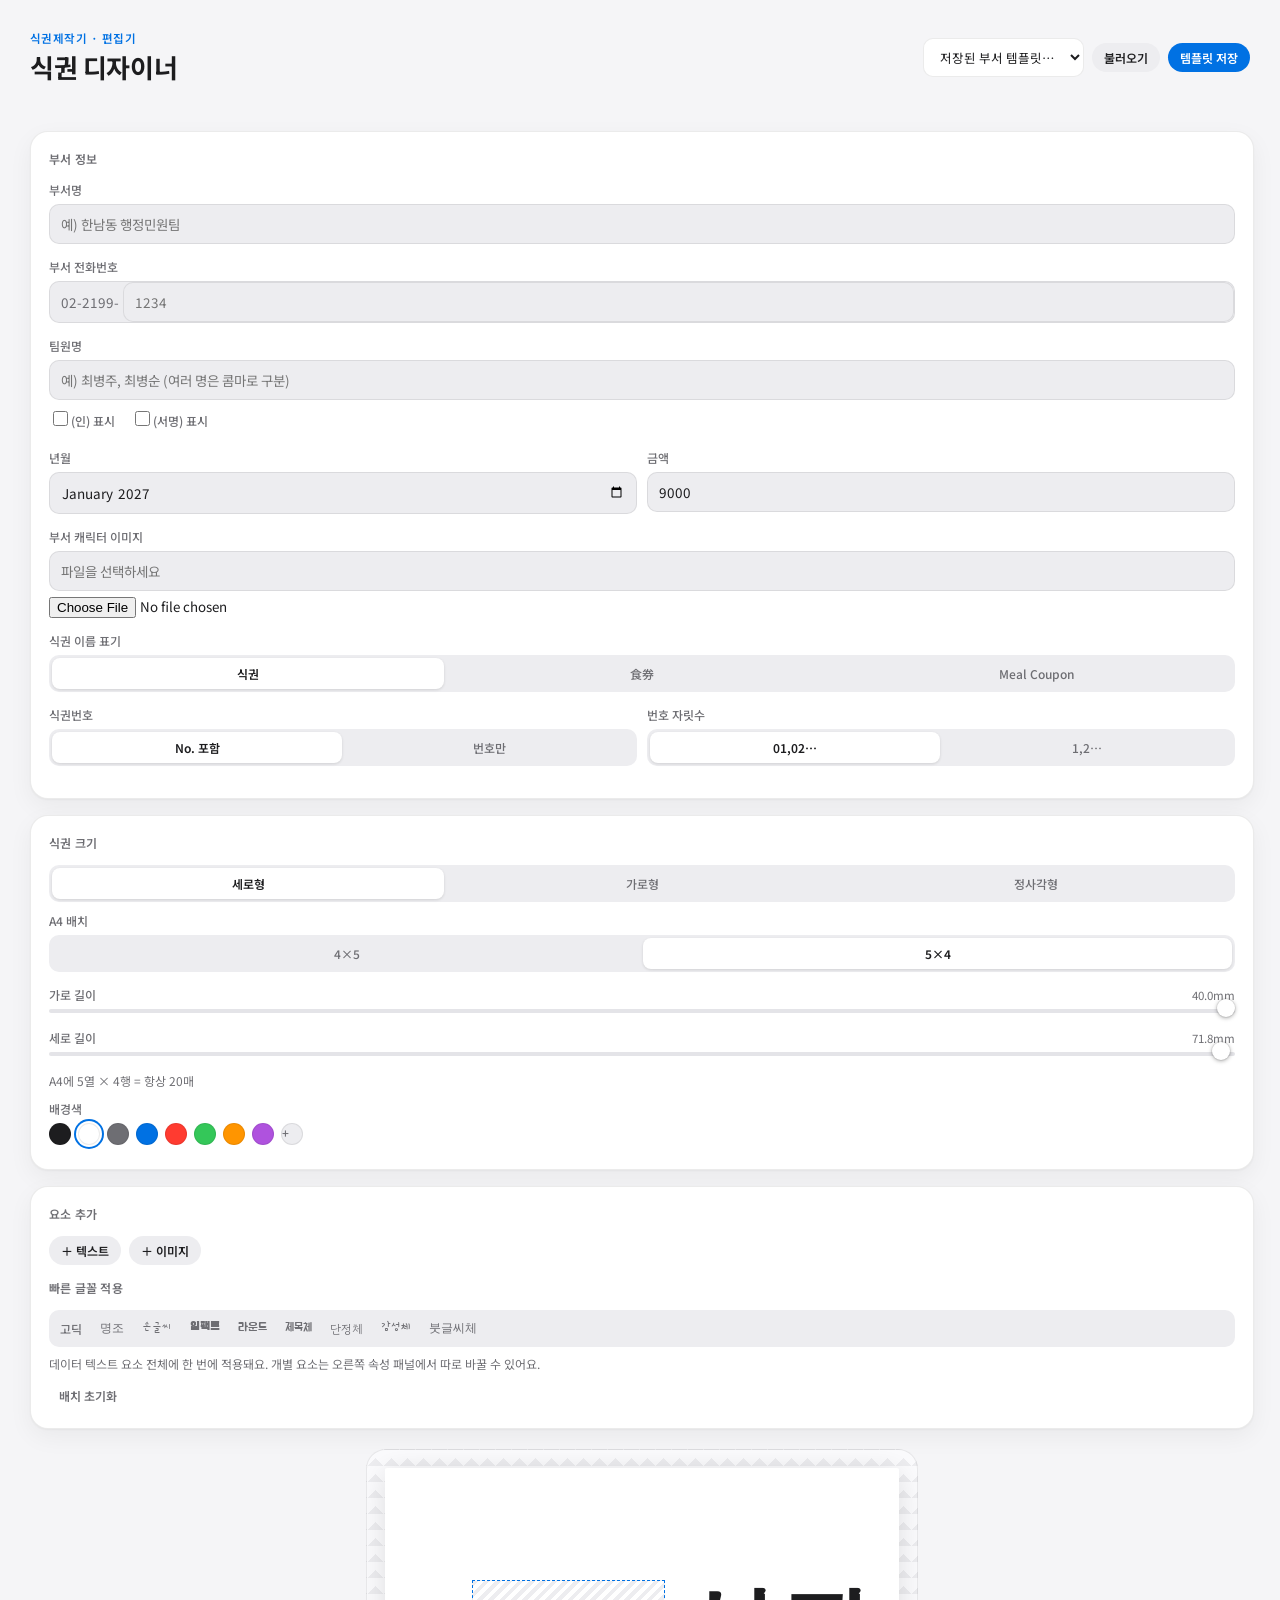
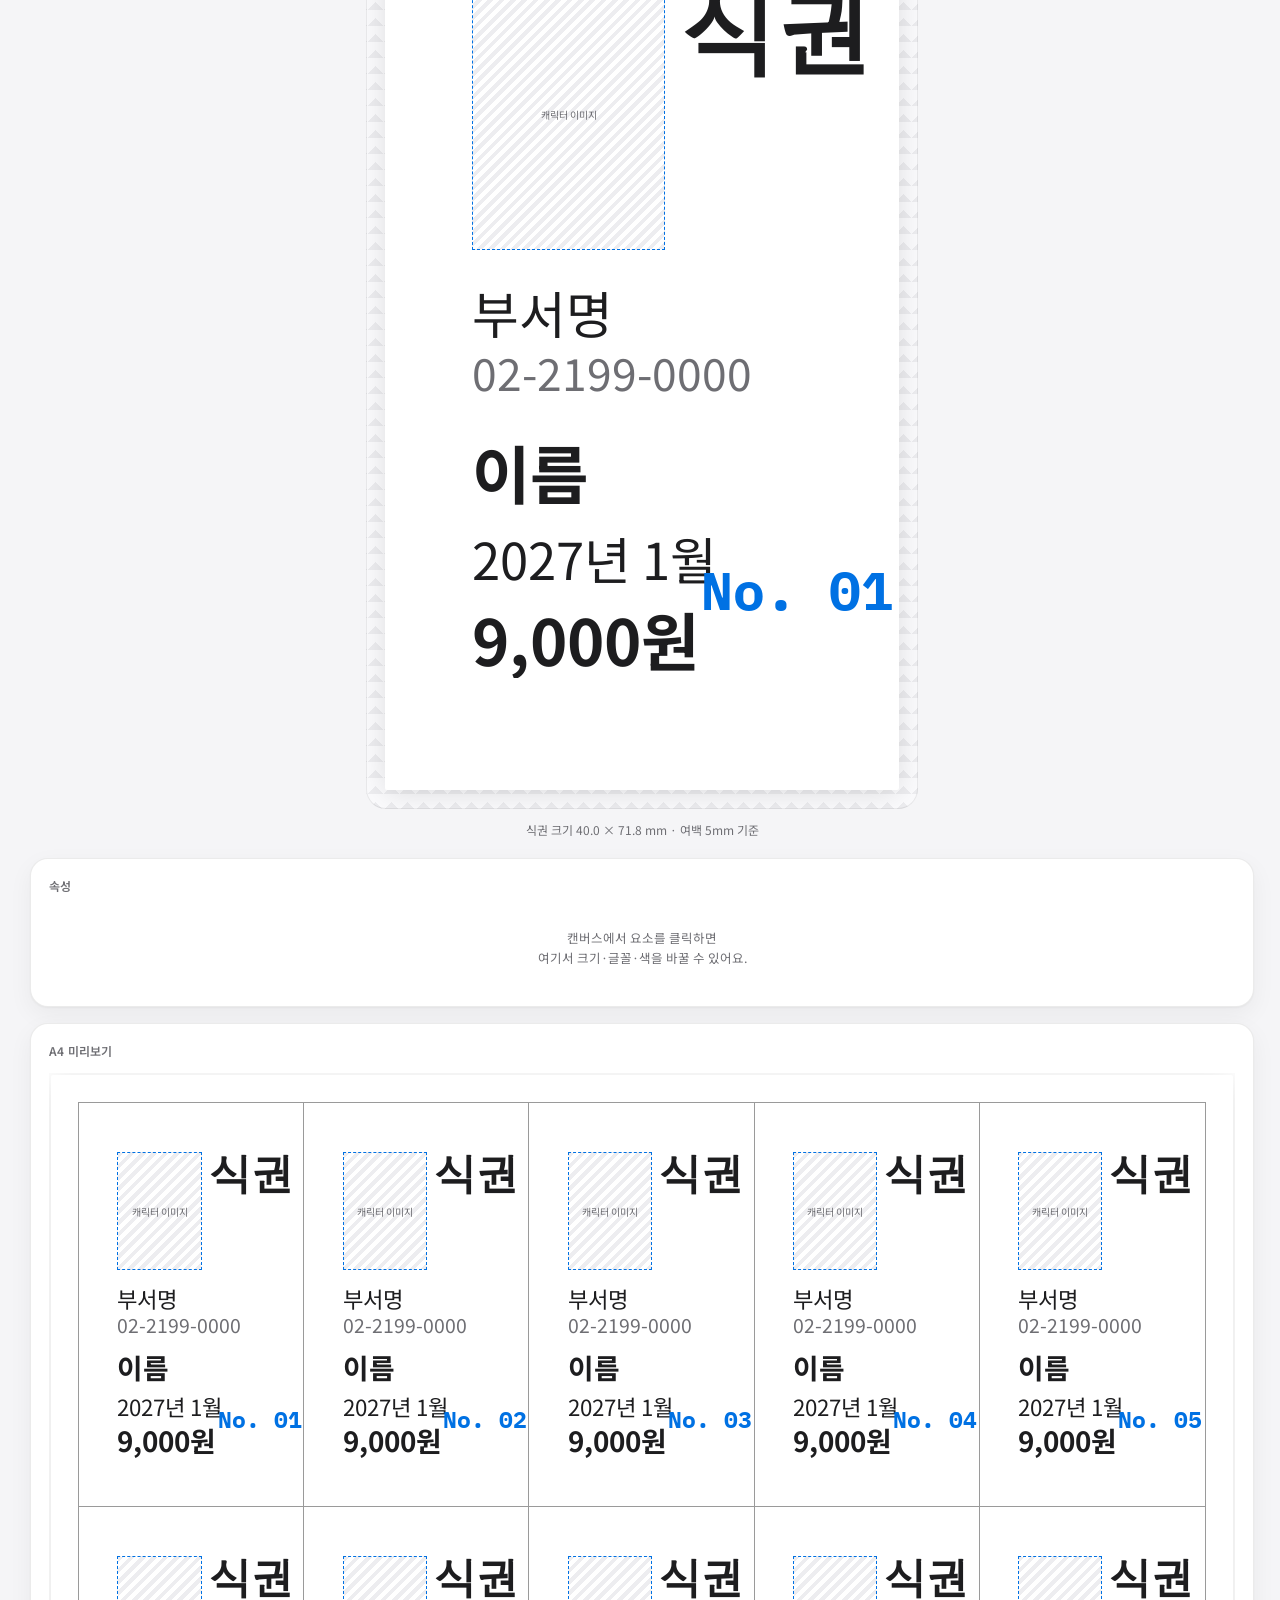
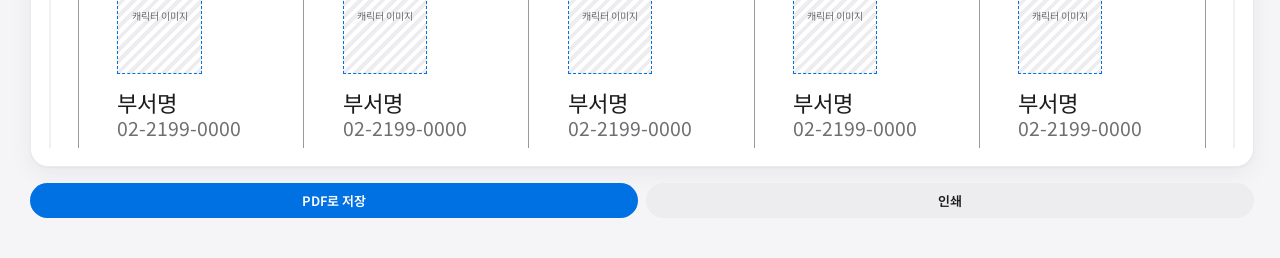
<file: editor_6.html>
<title>식권 디자이너</title>
<style>
  :root{
    --bg:#F5F5F7;
    --surface:#FFFFFF;
    --surface-2:#FBFBFD;
    --fill:#EDEDF0;
    --fill-2:#E4E4E8;
    --text:#1D1D1F;
    --text-secondary:#6E6E73;
    --border:rgba(0,0,0,0.08);
    --accent:#0071E3;
    --accent-2:#0077ED;
    --danger:#FF3B30;
    --canvas-bg:#FFFFFF;
    --shadow-card: 0 1px 2px rgba(0,0,0,.04), 0 8px 24px rgba(0,0,0,.05);
    --shadow-canvas: 0 4px 30px rgba(0,0,0,.12);
  }
  @media (prefers-color-scheme: dark){
    :root:not([data-theme="light"]){
      --bg:#000000; --surface:#1C1C1E; --surface-2:#161618;
      --fill:#2C2C2E; --fill-2:#3A3A3C;
      --text:#F5F5F7; --text-secondary:#98989D;
      --border:rgba(255,255,255,0.1);
      --accent:#2997FF; --accent-2:#409CFF;
      --canvas-bg:#F4F1E4;
      --shadow-card: 0 1px 2px rgba(0,0,0,.3), 0 8px 24px rgba(0,0,0,.4);
      --shadow-canvas: 0 4px 30px rgba(0,0,0,.5);
    }
  }
  :root[data-theme="dark"]{
    --bg:#000000; --surface:#1C1C1E; --surface-2:#161618;
    --fill:#2C2C2E; --fill-2:#3A3A3C;
    --text:#F5F5F7; --text-secondary:#98989D;
    --border:rgba(255,255,255,0.1);
    --accent:#2997FF; --accent-2:#409CFF;
    --canvas-bg:#F4F1E4;
    --shadow-card: 0 1px 2px rgba(0,0,0,.3), 0 8px 24px rgba(0,0,0,.4);
    --shadow-canvas: 0 4px 30px rgba(0,0,0,.5);
  }
  *{ box-sizing:border-box; }
  body{
    background:var(--bg); color:var(--text);
    font-family:-apple-system,BlinkMacSystemFont,"SF Pro Text","Apple SD Gothic Neo","Noto Sans KR",sans-serif;
    font-size:14px; -webkit-font-smoothing:antialiased;
  }
  button{ font-family:inherit; cursor:pointer; border:none; background:none; color:inherit; }
  input, select{ font-family:inherit; }
  ::selection{ background:var(--accent); color:#fff; }

  .app{ max-width:1360px; margin:0 auto; padding:22px 22px 32px; }

  .topbar{
    display:flex; align-items:center; justify-content:space-between;
    gap:16px; flex-wrap:wrap; padding-bottom:20px; margin-bottom:26px;
  }
  .brandline .kicker{
    font-size:11.5px; font-weight:600; letter-spacing:.04em; color:var(--accent); text-transform:uppercase;
  }
  .brandline h1{
    font-size:26px; margin:2px 0 0; font-weight:700; letter-spacing:-0.015em;
  }
  .tpl-controls{ display:flex; gap:8px; align-items:center; flex-wrap:wrap; }
  .tpl-controls select{
    border:1px solid var(--border); background:var(--surface); color:var(--text);
    border-radius:10px; padding:8px 12px; font-size:12.5px;
  }

  .btn{
    border-radius:980px; padding:8px 16px; font-size:13px; font-weight:600;
    background:var(--fill); color:var(--text); transition:opacity .15s, background .15s;
  }
  .btn:hover{ background:var(--fill-2); }
  .btn.primary{ background:var(--accent); color:#fff; }
  .btn.primary:hover{ background:var(--accent-2); }
  .btn.small{ padding:6px 12px; font-size:12px; }
  .btn.subtle{ background:transparent; color:var(--text-secondary); padding:6px 10px; }
  .btn.subtle:hover{ color:var(--text); background:var(--fill); }

  .layout{
    display:grid; grid-template-columns: 264px 1fr 480px; gap:20px; align-items:start;
  }
  @media (max-width: 1280px){ .layout{ grid-template-columns:1fr; } }

  .panel{
    background:var(--surface); border:1px solid var(--border); border-radius:18px;
    padding:18px; box-shadow:var(--shadow-card);
  }
  .panel + .panel{ margin-top:16px; }
  .panel h2{
    font-size:12px; letter-spacing:.02em; color:var(--text-secondary);
    margin:0 0 14px; font-weight:600;
  }
  .field{ margin-bottom:14px; }
  .field:last-child{ margin-bottom:0; }
  .field label{ display:block; font-size:12px; color:var(--text-secondary); margin-bottom:6px; font-weight:500; }
  .field .row-label{ display:flex; justify-content:space-between; align-items:baseline; }
  .field .row-label span.val{ font-size:11.5px; color:var(--text-secondary); font-variant-numeric:tabular-nums; }

  .field input[type=text], .field input[type=number], .field input[type=month], .field select{
    width:100%; border:1px solid var(--border); background:var(--fill);
    color:var(--text); border-radius:10px; padding:9px 11px; font-size:13.5px;
    outline:none;
  }
  .field input:focus, .field select:focus{ box-shadow:0 0 0 3px color-mix(in srgb, var(--accent) 30%, transparent); border-color:var(--accent); }
  .field input[type=color]{
    width:100%; height:34px; border:1px solid var(--border); border-radius:10px; padding:3px; background:var(--fill);
  }
  .field-row{ display:flex; gap:10px; }
  .field-row .field{ flex:1; }

  .phone-input{ display:flex; align-items:center; border:1px solid var(--border); background:var(--fill); border-radius:10px; overflow:hidden; }
  .phone-input .prefix{ padding:9px 4px 9px 11px; color:var(--text-secondary); font-size:13.5px; white-space:nowrap; }
  .phone-input input{ border:none; background:transparent; padding:9px 11px 9px 2px; font-size:13.5px; color:var(--text); outline:none; width:100%; }

  input[type=range]{
    -webkit-appearance:none; appearance:none; width:100%; height:4px; border-radius:2px;
    background:var(--fill-2); accent-color:var(--accent); margin:6px 0 2px;
  }
  input[type=range]::-webkit-slider-thumb{
    -webkit-appearance:none; width:18px; height:18px; border-radius:50%;
    background:#fff; box-shadow:0 1px 4px rgba(0,0,0,.35), 0 0 0 1px rgba(0,0,0,.06);
    cursor:pointer; margin-top:-7px;
  }
  input[type=range]::-moz-range-thumb{
    width:18px; height:18px; border-radius:50%; background:#fff; border:none;
    box-shadow:0 1px 4px rgba(0,0,0,.35), 0 0 0 1px rgba(0,0,0,.06); cursor:pointer;
  }

  .segmented{ display:inline-flex; background:var(--fill); border-radius:10px; padding:3px; gap:2px; width:100%; }
  .segmented .seg{
    flex:1; text-align:center; padding:7px 8px; border-radius:8px; font-size:12px;
    color:var(--text-secondary); font-weight:500; white-space:nowrap; cursor:pointer;
  }
  .checkbox-label{
    display:flex; align-items:center; gap:6px; font-size:12.5px; color:var(--text-secondary); cursor:pointer;
  }
  .checkbox-label input{ accent-color:var(--accent); width:15px; height:15px; cursor:pointer; }

  .swatch-row{ display:flex; gap:7px; flex-wrap:wrap; }
  .swatch{
    width:22px; height:22px; border-radius:50%; padding:0; cursor:pointer;
    border:1px solid var(--border); position:relative; flex-shrink:0;
  }
  .swatch.selected{ box-shadow:0 0 0 2px var(--surface), 0 0 0 4px var(--accent); }
  .swatch-transparent{
    background:
      linear-gradient(45deg, var(--fill-2) 25%, transparent 25%, transparent 75%, var(--fill-2) 75%) 0 0/10px 10px,
      linear-gradient(45deg, var(--fill-2) 25%, transparent 25%, transparent 75%, var(--fill-2) 75%) 5px 5px/10px 10px,
      var(--surface);
  }
  .swatch-more{
    display:flex; align-items:center; justify-content:center; background:var(--fill);
    color:var(--text-secondary); font-size:15px; font-weight:600; overflow:hidden;
  }
  .swatch-more input[type=color]{ position:absolute; inset:0; opacity:0; cursor:pointer; width:100%; height:100%; }
  .segmented .seg.active{ background:var(--surface); color:var(--text); font-weight:600; box-shadow:0 1px 3px rgba(0,0,0,.12); }
  .segmented.wrap{ flex-wrap:wrap; }
  .segmented.wrap .seg{ flex:none; }

  .toolbar-row{ display:flex; gap:8px; flex-wrap:wrap; margin-bottom:14px; }
  .hint{ font-size:12px; color:var(--text-secondary); line-height:1.5; margin:8px 0 0; }

  /* canvas area */
  .canvas-wrap{ display:flex; flex-direction:column; align-items:center; gap:12px; }
  .canvas-outer{
    background:
      linear-gradient(45deg, var(--fill) 25%, transparent 25%) -8px 0/16px 16px,
      linear-gradient(-45deg, var(--fill) 25%, transparent 25%) -8px 0/16px 16px,
      var(--surface-2);
    border:1px solid var(--border); border-radius:20px; padding:18px;
    display:flex; align-items:center; justify-content:center;
    overflow:auto; max-width:100%; min-height:260px;
  }
  .ticket-canvas{
    position:relative; background:var(--canvas-bg);
    box-shadow:var(--shadow-canvas); border-radius:2px;
  }
  .el{
    position:absolute; user-select:none; cursor:grab;
  }
  .el.dragging{ cursor:grabbing; }
  .el.selected .el-inner{ outline:2px solid var(--accent); outline-offset:1px; }
  /* The selected element's button overlay sits on top of everything at the same
     box position — pointer-events:none on the box itself lets clicks fall through
     to the real element underneath (so dragging/selecting still works), while each
     small button re-enables its own hit area. */
  .selection-overlay{ pointer-events:none; cursor:default; }
  .selection-overlay > *{ pointer-events:auto; }
  .el-inner{
    position:absolute; inset:0; overflow:hidden;
    display:flex; white-space:pre-wrap; word-break:break-word;
  }
  .el .resize-handle{
    position:absolute; right:-6px; bottom:-6px; width:13px; height:13px;
    border-radius:50%; background:var(--accent); border:2px solid #fff;
    cursor:nwse-resize;
  }
  .el .del-btn{
    position:absolute; top:-26px; right:-8px; width:22px; height:22px;
    border-radius:50%; background:var(--danger); color:#fff; font-size:13px;
    display:flex; align-items:center; justify-content:center; cursor:pointer; line-height:1;
    box-shadow:0 1px 4px rgba(0,0,0,.3); z-index:5;
  }
  .el .crop-btn{
    position:absolute; top:-26px; left:-8px; width:24px; height:24px;
    border-radius:50%; background:var(--surface); color:var(--text);
    box-shadow:0 1px 4px rgba(0,0,0,.3), 0 0 0 1px var(--border);
    display:flex; align-items:center; justify-content:center; cursor:pointer; z-index:5;
  }
  .el .layer-btn{
    position:absolute; bottom:-26px; width:22px; height:22px;
    border-radius:50%; background:var(--surface); color:var(--text);
    box-shadow:0 1px 4px rgba(0,0,0,.3), 0 0 0 1px var(--border);
    display:flex; align-items:center; justify-content:center; cursor:pointer; z-index:5; font-size:11px;
  }
  .el .layer-btn.front{ left:-8px; }
  .el .layer-btn.back{ left:20px; }
  .el-shape-circle{ border-radius:50%; }
  .el-img-placeholder{
    background:repeating-linear-gradient(135deg, var(--fill), var(--fill) 4px, transparent 4px, transparent 8px);
    border:1.5px dashed var(--accent);
    align-items:center; justify-content:center; text-align:center;
    font-size:10px; color:var(--text-secondary);
  }
  .el img{ width:100%; height:100%; object-fit:cover; pointer-events:none; }

  .size-note{ font-size:12px; color:var(--text-secondary); font-variant-numeric:tabular-nums; }

  .props-empty{ color:var(--text-secondary); font-size:12.5px; line-height:1.6; text-align:center; padding:20px 4px; }

  .right-col{ display:flex; flex-direction:column; gap:16px; }
  .right-col .panel + .panel{ margin-top:0; }
  .a4-mini-wrap{
    display:flex; flex-direction:column; align-items:center; gap:16px;
    max-height:75vh; overflow:auto; padding:2px;
  }
  .a4-mini-block{ display:flex; flex-direction:column; align-items:center; gap:6px; flex-shrink:0; }
  .a4-mini-label{
    font-size:11.5px; color:var(--text-secondary); font-weight:600;
    text-align:center;
  }
  .a4-page-mini{ background:var(--canvas-bg); border-radius:2px; position:relative; box-shadow:var(--shadow-canvas); flex-shrink:0; }
  .mini-ticket{ position:absolute; outline:1px solid #9a9a9a; }

  .context-menu{
    position:fixed; z-index:999; background:var(--surface); border:1px solid var(--border);
    border-radius:12px; box-shadow:var(--shadow-card); padding:5px; min-width:140px;
    display:none;
  }
  .context-menu .item{
    padding:8px 12px; border-radius:8px; font-size:13px; color:var(--text);
    display:flex; align-items:center; justify-content:space-between; gap:10px;
  }
  .context-menu .item:hover{ background:var(--fill); }
  .context-menu .item.danger{ color:var(--danger); }
  .context-menu .item .kbd{ font-size:11px; color:var(--text-secondary); }

  .crop-backdrop{
    display:none; position:fixed; inset:0; background:rgba(0,0,0,0.55);
    z-index:2000; align-items:center; justify-content:center;
  }
  .crop-backdrop.open{ display:flex; }
  .crop-modal{
    background:var(--surface); border-radius:16px; padding:20px; width:min(560px, 92vw);
    box-shadow:var(--shadow-card);
  }
  .crop-modal h3{ margin:0 0 4px; font-size:16px; }
  .crop-hint{ margin:0 0 14px; font-size:12.5px; color:var(--text-secondary); }
  .crop-stage{
    position:relative; margin:0 auto; background:#111; border-radius:8px; overflow:hidden;
    max-width:100%; user-select:none;
  }
  .crop-stage img{ display:block; width:100%; height:100%; user-select:none; -webkit-user-drag:none; pointer-events:none; }
  .crop-rect{
    position:absolute; box-shadow:0 0 0 9999px rgba(0,0,0,0.55); border:1.5px solid #fff;
    cursor:move; box-sizing:border-box;
  }
  .crop-handle{
    position:absolute; width:14px; height:14px; background:#fff; border:1.5px solid var(--accent, #0071E3);
    border-radius:50%; box-sizing:border-box;
  }
  .crop-handle[data-corner="nw"]{ left:-7px; top:-7px; cursor:nwse-resize; }
  .crop-handle[data-corner="ne"]{ right:-7px; top:-7px; cursor:nesw-resize; }
  .crop-handle[data-corner="sw"]{ left:-7px; bottom:-7px; cursor:nesw-resize; }
  .crop-handle[data-corner="se"]{ right:-7px; bottom:-7px; cursor:nwse-resize; }
  .crop-actions{ display:flex; justify-content:flex-end; gap:8px; margin-top:16px; }


</style>
<link rel="stylesheet" href="https://fonts.googleapis.com/css2?family=Noto+Serif+KR:wght@500;700&family=Noto+Sans+KR:wght@400;500;700&family=IBM+Plex+Mono:wght@400;500;600;700&family=Gaegu:wght@400;700&family=Black+Han+Sans&family=Jua&family=Do+Hyeon&family=Gowun+Dodum&family=Gamja+Flower&family=Song+Myung&display=swap">

<div class="app">

  <div class="topbar">
    <div class="brandline">
      <div class="kicker">식권제작기 · 편집기</div>
      <h1>식권 디자이너</h1>
    </div>
    <div class="tpl-controls">
      <select id="tplSelect"><option value="">저장된 부서 템플릿…</option></select>
      <button class="btn small" id="loadTplBtn">불러오기</button>
      <button class="btn small primary" id="saveTplBtn">템플릿 저장</button>
    </div>
  </div>

  <div class="layout">

    <!-- LEFT -->
    <div class="left-col">

      <div class="panel">
        <h2>부서 정보</h2>
        <div class="field">
          <label>부서명</label>
          <input type="text" id="f-dept" placeholder="예) 한남동 행정민원팀">
        </div>
        <div class="field">
          <label>부서 전화번호</label>
          <div class="phone-input">
            <span class="prefix">02-2199-</span>
            <input type="text" id="f-phone" placeholder="1234" maxlength="6">
          </div>
        </div>
        <div class="field">
          <label>팀원명</label>
          <input type="text" id="f-name" placeholder="예) 최병주, 최병순 (여러 명은 콤마로 구분)" style="margin-bottom:8px;">
          <div style="display:flex; gap:16px;">
            <label class="checkbox-label"><input type="checkbox" id="f-mark-in">(인) 표시</label>
            <label class="checkbox-label"><input type="checkbox" id="f-mark-sign">(서명) 표시</label>
          </div>
        </div>
        <div class="field-row">
          <div class="field">
            <label>년월</label>
            <input type="month" id="f-yearmonth">
          </div>
          <div class="field">
            <label>금액</label>
            <input type="number" id="f-amount" step="500">
          </div>
        </div>
        <div class="field">
          <label>부서 캐릭터 이미지</label>
          <input type="text" id="f-character-name" disabled placeholder="파일을 선택하세요" style="margin-bottom:6px;">
          <input type="file" id="f-character" accept="image/*">
        </div>
        <div class="field">
          <label>식권 이름 표기</label>
          <div class="segmented" id="titlePills">
            <span class="seg" data-title="식권">식권</span>
            <span class="seg" data-title="食券">食券</span>
            <span class="seg" data-title="Meal Coupon">Meal Coupon</span>
          </div>
        </div>
        <div class="field-row">
          <div class="field">
            <label>식권번호</label>
            <div class="segmented" id="numPrefixPills">
              <span class="seg" data-val="on">No. 포함</span>
              <span class="seg" data-val="off">번호만</span>
            </div>
          </div>
          <div class="field">
            <label>번호 자릿수</label>
            <div class="segmented" id="numPadPills">
              <span class="seg" data-val="pad">01,02…</span>
              <span class="seg" data-val="plain">1,2…</span>
            </div>
          </div>
        </div>
      </div>

      <div class="panel">
        <h2>식권 크기</h2>
        <div class="segmented" id="shapePills">
          <span class="seg" data-shape="vertical">세로형</span>
          <span class="seg" data-shape="horizontal">가로형</span>
          <span class="seg" data-shape="square">정사각형</span>
        </div>
        <div class="field" style="margin-top:10px;">
          <label>A4 배치</label>
          <div class="segmented" id="gridModePills">
            <span class="seg" data-grid="4x5">4×5</span>
            <span class="seg" data-grid="5x4">5×4</span>
          </div>
        </div>
        <div class="field" style="margin-top:14px;">
          <div class="row-label"><label style="margin-bottom:0;">가로 길이</label><span class="val" id="wVal">50.0mm</span></div>
          <input type="range" id="wSlider" min="25" max="140" step="0.5">
        </div>
        <div class="field">
          <div class="row-label"><label style="margin-bottom:0;">세로 길이</label><span class="val" id="hVal">57.4mm</span></div>
          <input type="range" id="hSlider" min="25" max="160" step="0.5">
        </div>
        <p class="hint" id="gridHint"></p>
        <div class="field" style="margin-top:10px;">
          <label>배경색</label>
          <div id="bgColorPicker"></div>
        </div>
      </div>

      <div class="panel">
        <h2>요소 추가</h2>
        <div class="toolbar-row">
          <button class="btn small" id="addTextBtn">＋ 텍스트</button>
          <button class="btn small" id="addImageBtn">＋ 이미지</button>
          <input type="file" id="addImageInput" accept="image/*" style="display:none;">
        </div>
        <h2 style="margin-top:4px;">빠른 글꼴 적용</h2>
        <div class="segmented wrap" id="fontPills">
          <span class="seg" data-font="Noto Sans KR" style="font-family:'Noto Sans KR',sans-serif;">고딕</span>
          <span class="seg" data-font="Noto Serif KR" style="font-family:'Noto Serif KR',serif;">명조</span>
          <span class="seg" data-font="Gaegu" style="font-family:'Gaegu',cursive;">손글씨</span>
          <span class="seg" data-font="Black Han Sans" style="font-family:'Black Han Sans',sans-serif;">임팩트</span>
          <span class="seg" data-font="Jua" style="font-family:'Jua',sans-serif;">라운드</span>
          <span class="seg" data-font="Do Hyeon" style="font-family:'Do Hyeon',sans-serif;">제목체</span>
          <span class="seg" data-font="Gowun Dodum" style="font-family:'Gowun Dodum',sans-serif;">단정체</span>
          <span class="seg" data-font="Gamja Flower" style="font-family:'Gamja Flower',cursive;">감성체</span>
          <span class="seg" data-font="Song Myung" style="font-family:'Song Myung',serif;">붓글씨체</span>
        </div>
        <p class="hint">데이터 텍스트 요소 전체에 한 번에 적용돼요. 개별 요소는 오른쪽 속성 패널에서 따로 바꿀 수 있어요.</p>
        <button class="btn subtle small" id="resetBtn" style="margin-top:8px;">배치 초기화</button>
      </div>

    </div>

    <!-- CENTER -->
    <div class="canvas-wrap">
      <div class="canvas-outer" id="canvasOuter">
        <div class="ticket-canvas" id="ticketCanvas"></div>
      </div>
      <div class="size-note" id="sizeNote"></div>
    </div>

    <!-- RIGHT -->
    <div class="right-col">
      <div class="panel" id="propsPanel">
        <h2>속성</h2>
        <div class="props-empty" id="propsEmpty">캔버스에서 요소를 클릭하면<br>여기서 크기·글꼴·색을 바꿀 수 있어요.</div>
        <div id="propsBody" style="display:none;"></div>
      </div>

      <div class="panel">
        <h2 id="a4Heading">A4 미리보기</h2>
        <div class="a4-mini-wrap" id="a4MiniWrap"></div>
      </div>

      <div style="display:flex; gap:8px;">
        <button class="btn primary" id="pdfBtn" style="flex:1;">PDF로 저장</button>
        <button class="btn" id="printBtn" style="flex:1;">인쇄</button>
      </div>
    </div>

  </div>

</div>

<div class="context-menu" id="ctxMenu">
  <div class="item danger" id="ctxDelete"><span>요소 삭제</span><span class="kbd">Delete</span></div>
</div>

<div class="crop-backdrop" id="cropBackdrop">
  <div class="crop-modal">
    <h3>이미지 자르기</h3>
    <p class="crop-hint">원하는 영역을 드래그해서 옮기거나, 모서리를 끌어 크기를 조절하세요.</p>
    <div class="crop-stage" id="cropStage">
      <img id="cropImg" alt="">
      <div class="crop-rect" id="cropRect">
        <div class="crop-handle" data-corner="nw"></div>
        <div class="crop-handle" data-corner="ne"></div>
        <div class="crop-handle" data-corner="sw"></div>
        <div class="crop-handle" data-corner="se"></div>
      </div>
    </div>
    <div class="crop-actions">
      <button class="btn" id="cropCancelBtn">취소</button>
      <button class="btn primary" id="cropApplyBtn">적용</button>
    </div>
  </div>
</div>

<script>
(function(){
  "use strict";

  var PX_PER_MM = 96/25.4;
  var EDIT_ZOOM = 3.4;
  var MARGIN_MM = 5;
  var PAGE_W = 210, PAGE_H = 297;
  var USABLE_W = PAGE_W - MARGIN_MM*2;
  var USABLE_H = PAGE_H - MARGIN_MM*2;

  // Every shape's grid multiplies out to exactly 20 tickets per A4 sheet —
  // that count never changes, only how the 20 cells are arranged. Horizontal
  // tickets print on a landscape sheet, so its grid is sized against the
  // landscape usable area (287 x 200mm) rather than the portrait one.
  // Every shape always holds exactly 20 tickets per A4 sheet, but the 20 cells can be
  // arranged either 4 columns × 5 rows or 5 columns × 4 rows — user-chosen per shape,
  // with a shape-appropriate default (a tall ticket reads better in a 5×4 spread; a
  // wide one in 4×5).
  function defaultGridMode(shape){ return shape === 'vertical' ? '5x4' : '4x5'; }
  function gridFor(shape, mode){
    var m = mode || defaultGridMode(shape);
    return m === '5x4' ? { cols:5, rows:4 } : { cols:4, rows:5 };
  }
  function maxSizeFor(shape, mode){
    var g = gridFor(shape, mode);
    var landscape = shape === 'horizontal';
    var uW = landscape ? (PAGE_H - MARGIN_MM*2) : USABLE_W;
    var uH = landscape ? (PAGE_W - MARGIN_MM*2) : USABLE_H;
    var maxW = uW / g.cols, maxH = uH / g.rows;
    if(shape === 'square'){ var side = Math.min(maxW, maxH); return { w:side, h:side }; }
    return { w:maxW, h:maxH };
  }
  var SIZE_PRESETS = {
    vertical: maxSizeFor('vertical'),
    horizontal: maxSizeFor('horizontal'),
    square: maxSizeFor('square')
  };

  var FONT_STACK = {
    "Noto Sans KR": "'Noto Sans KR', sans-serif",
    "Noto Serif KR": "'Noto Serif KR', serif",
    "Gaegu": "'Gaegu', cursive",
    "Black Han Sans": "'Black Han Sans', sans-serif",
    "Jua": "'Jua', sans-serif",
    "Do Hyeon": "'Do Hyeon', sans-serif",
    "Gowun Dodum": "'Gowun Dodum', sans-serif",
    "Gamja Flower": "'Gamja Flower', cursive",
    "Song Myung": "'Song Myung', serif",
    "IBM Plex Mono": "'IBM Plex Mono', monospace"
  };
  // Display label + font-selector option order for the fonts above (IBM Plex Mono is
  // used only for the ticket number and isn't offered here — see the filter below).
  var FONT_LABELS = {
    "Noto Sans KR": "고딕체", "Noto Serif KR": "명조체", "Gaegu": "손글씨체",
    "Black Han Sans": "임팩트체", "Jua": "라운드체", "Do Hyeon": "제목체",
    "Gowun Dodum": "단정체", "Gamja Flower": "감성체", "Song Myung": "붓글씨체"
  };

  var measureCtx = document.createElement('canvas').getContext('2d');
  function measureTextWidthPx(text, refPx, fontFamily, bold){
    measureCtx.font = (bold ? 'bold ' : '') + refPx + 'px ' + fontFamily;
    return measureCtx.measureText(text || '').width || 1;
  }

  // Sample text used only to size each default data box snugly around its
  // content — real values are usually close to this length, and the user can
  // still drag to resize afterward.
  var SAMPLE_TEXT = {
    dept: '마케팅팀', phone: '02-2199-1234', name: '김하늘 (서명)',
    yearMonth: '2026년 9월', amount: '9,000원', title: 'Meal Coupon', number: 'No. 01'
  };

  function uid(){ return 'e' + Math.random().toString(36).slice(2,9); }

  function defaultTemplate(){
    return [
      { id:uid(), dataKey:'character', type:'image', fx:.06, fy:.06, fw:.50, fh:.34 },
      { id:uid(), dataKey:'title', type:'text', fx:.60, fy:.05, fw:.36, fh:.15, bold:true, align:'left', fontFamily:'Noto Serif KR', color:'var(--text)' },
      { id:uid(), dataKey:'dept', type:'text', fx:.06, fy:.44, fw:.90, fh:.08, bold:false, align:'left', fontFamily:'Noto Sans KR', color:'var(--text)' },
      { id:uid(), dataKey:'phone', type:'text', fx:.06, fy:.52, fw:.90, fh:.07, bold:false, align:'left', fontFamily:'Noto Sans KR', color:'var(--text-secondary)' },
      { id:uid(), dataKey:'name', type:'text', fx:.06, fy:.63, fw:.56, fh:.10, bold:true, align:'left', fontFamily:'Noto Sans KR', color:'var(--text)' },
      { id:uid(), dataKey:'yearMonth', type:'text', fx:.06, fy:.75, fw:.56, fh:.08, bold:false, align:'left', fontFamily:'Noto Sans KR', color:'var(--text)' },
      { id:uid(), dataKey:'amount', type:'text', fx:.06, fy:.84, fw:.56, fh:.10, bold:true, align:'left', fontFamily:'Noto Sans KR', color:'var(--text)' },
      { id:uid(), dataKey:'number', type:'text', fx:.64, fy:.72, fw:.32, fh:.22, bold:true, align:'center', fontFamily:'IBM Plex Mono', color:'var(--accent)' }
    ];
  }

  // Shrinks a text element's box width back down to snugly fit its own current
  // content at its current (height-derived) font size — same math as toMM's default-
  // template fit, reused after a shape switch so a box that used to hug its text
  // doesn't end up stretched into empty space just because the ticket got scaled.
  function refitTextBoxWidth(el){
    if(el.type !== 'text') return;
    var text = resolveContent(el, {});
    if(!text) return;
    var fam = FONT_STACK[el.fontFamily] || FONT_STACK['Noto Sans KR'];
    var fontPx = (el.h * PX_PER_MM) * 0.8;
    var measured = measureTextWidthPx(text, fontPx, fam, el.bold);
    var fitWmm = (measured / 0.94) / PX_PER_MM;
    el.w = Math.max(8, Math.min(fitWmm, state.ticketW - el.x));
  }

  // Default layout keeps this much clear space from every ticket edge — clamped down
  // for a very small ticket so the inset can never eat the whole box.
  var TICKET_INNER_MARGIN_MM = 5;
  function toMM(elements, w, h){
    var mx = Math.min(TICKET_INNER_MARGIN_MM, w/4);
    var my = Math.min(TICKET_INNER_MARGIN_MM, h/4);
    var iw = w - mx*2, ih = h - my*2;
    return elements.map(function(e){
      var c = Object.assign({}, e);
      if (typeof c.fx === 'number'){
        c.x = mx + c.fx*iw; c.y = my + c.fy*ih; c.w = c.fw*iw; c.h = c.fh*ih;
        delete c.fx; delete c.fy; delete c.fw; delete c.fh;

        // Default boxes are drawn generously wide so nothing clips — shrink
        // each one back down to roughly hug its typical text instead of
        // leaving a big empty gap to the right of short content.
        if(c.type === 'text' && c.dataKey && SAMPLE_TEXT[c.dataKey]){
          var fam = FONT_STACK[c.fontFamily] || FONT_STACK['Noto Sans KR'];
          var fontPx = (c.h * PX_PER_MM) * 0.8;
          var measured = measureTextWidthPx(SAMPLE_TEXT[c.dataKey], fontPx, fam, c.bold);
          var fitWmm = (measured / 0.94) / PX_PER_MM;
          c.w = Math.max(8, Math.min(fitWmm, w - c.x));
        }
      }
      return c;
    });
  }

  function nextYM(){
    var d = new Date(); d.setMonth(d.getMonth()+1);
    return d.getFullYear() + '-' + String(d.getMonth()+1).padStart(2,'0');
  }
  function formatYM(ym){
    if(!ym) return '';
    var parts = ym.split('-');
    if(parts.length<2) return ym;
    return parts[0] + '년 ' + parseInt(parts[1],10) + '월';
  }
  function formatAmount(n){ return (Number(n)||0).toLocaleString('ko-KR') + '원'; }

  var state = {
    shape: 'vertical',
    gridMode: defaultGridMode('vertical'),
    ticketW: SIZE_PRESETS.vertical.w,
    ticketH: SIZE_PRESETS.vertical.h,
    bgColor: '#FFFFFF',
    data: {
      dept:'', phone:'', name:'', yearMonth: nextYM(),
      amount: 9000, title:'식권', characterSrc: null, nameMark: null,
      numberShowPrefix: true, numberPad: true
    },
    elements: [],
    selectedId: null
  };
  state.elements = toMM(defaultTemplate(), state.ticketW, state.ticketH);

  function formatNumber(n){
    var text = state.data.numberPad ? String(n).padStart(2,'0') : String(n);
    return state.data.numberShowPrefix ? ('No. ' + text) : text;
  }

  // Comma-separated names each get their own 20-ticket A4 sheet.
  function getNames(){
    var arr = (state.data.name || '').split(',').map(function(s){ return s.trim(); }).filter(Boolean);
    return arr.length ? arr : [''];
  }

  // The untouched, full source image behind an element — before any crop is
  // baked on top of it. Character-slot images live in state.data.characterSrc;
  // freely-added images carry their own src.
  function originalImageSrc(el){
    if(el.dataKey === 'character') return state.data.characterSrc;
    return el.src || null;
  }

  // The image actually shown for an element — the baked crop if one exists,
  // otherwise the untouched original.
  function resolveContent(el, opts){
    if(el.type === 'image'){
      return el.croppedSrc || originalImageSrc(el);
    }
    if(el.dataKey === 'dept') return state.data.dept || '부서명';
    if(el.dataKey === 'phone') return '02-2199-' + (state.data.phone || '0000');
    if(el.dataKey === 'name'){
      var raw = (opts && opts.name != null) ? opts.name : getNames()[0];
      var base = raw || '이름';
      return state.data.nameMark ? (base + ' (' + state.data.nameMark + ')') : base;
    }
    if(el.dataKey === 'yearMonth') return formatYM(state.data.yearMonth);
    if(el.dataKey === 'amount') return formatAmount(state.data.amount);
    if(el.dataKey === 'title') return state.data.title;
    if(el.dataKey === 'number') return formatNumber((opts && opts.number) || 1);
    return el.text || '텍스트';
  }

  var PT_PER_MM = 2.8346;
  // Text fills its own frame: font size is derived straight from the box's
  // width and height (in real, physical px) — resize the box with the mouse
  // and the text grows or shrinks to match, capped so it never overflows either side.
  function fitFontSizePx(el, text){
    var boxWpx = el.w * PX_PER_MM;
    var boxHpx = el.h * PX_PER_MM;
    var fam = FONT_STACK[el.fontFamily] || FONT_STACK['Noto Sans KR'];
    var REF = 100;
    var measured = measureTextWidthPx(text, REF, fam, el.bold);
    var byWidth = REF * (boxWpx * 0.94) / measured;
    var byHeight = boxHpx * 0.8;
    return Math.max(6, Math.min(400, Math.min(byWidth, byHeight)));
  }
  // Font size must scale with the same px-per-mm factor as box position/size,
  // so proportions match exactly between the edit canvas, the mini A4 preview and print.
  function fontSizeCss(el, opts, text){
    var px = fitFontSizePx(el, text);
    if(opts.unit === 'mm') return (px * 0.75) + 'pt';
    return ((px * opts.scale) / PX_PER_MM) + 'px';
  }

  // ---------- rendering ----------
  function buildElNode(el, opts, zIndex){
    var node = document.createElement('div');
    node.className = 'el';
    node.dataset.id = el.id;

    function unitVal(v){ return opts.unit === 'mm' ? (v + 'mm') : (v*opts.scale + 'px'); }
    node.style.left = unitVal(el.x);
    node.style.top = unitVal(el.y);
    node.style.width = unitVal(el.w);
    node.style.height = unitVal(el.h);
    // Stacking order follows the element's position in state.elements (앞으로/뒤로 buttons
    // reorder that array) — always, selected or not, so clicking those buttons has a
    // visible effect right away instead of the selected element already sitting pinned
    // on top regardless of order. Its control buttons stay reachable a different way:
    // see buildSelectionOverlay, appended last so it's never covered.
    if(opts.interactive) node.style.zIndex = String(zIndex || 1);

    // Content (text/image/shape) lives in an inner box that clips to the element's
    // bounds; the outer .el stays overflow:visible so the crop/delete/layer buttons,
    // which sit outside that box, are never clipped away and unclickable.
    var inner = document.createElement('div');
    inner.className = 'el-inner';
    node.appendChild(inner);

    if(el.type === 'text'){
      var textContent = resolveContent(el, opts);
      inner.style.fontFamily = FONT_STACK[el.fontFamily] || FONT_STACK['Noto Sans KR'];
      inner.style.fontSize = fontSizeCss(el, opts, textContent);
      inner.style.fontWeight = el.bold ? '700' : '400';
      inner.style.color = el.color || 'var(--text)';
      // .el-inner is a row-direction flex box: justify-content moves the text horizontally
      // along that row (this is what left/center/right actually needs), while
      // align-items only controls vertical centering — align-items alone (the old
      // code) never moved anything left-to-right, which is why alignment looked broken.
      inner.style.justifyContent = el.align === 'center' ? 'center' : el.align === 'right' ? 'flex-end' : 'flex-start';
      inner.style.alignItems = 'center';
      inner.style.textAlign = el.align || 'left';
      inner.style.lineHeight = '1.1';
      inner.textContent = textContent;
    } else if(el.type === 'image'){
      var src = resolveContent(el, opts);
      if(src){
        var img = document.createElement('img');
        img.src = src;
        img.draggable = false;
        // A crop is baked into its own image (see openCropModal/applyCrop) at the
        // exact region the user chose, so it's always shown whole (contain) here —
        // resizing this box afterward only scales that fixed result, never cuts
        // into it further the way fitting a *frame* around an image used to.
        img.style.objectFit = 'contain';
        inner.appendChild(img);
      } else {
        inner.classList.add('el-img-placeholder');
        inner.textContent = el.dataKey === 'character' ? '캐릭터 이미지' : '이미지';
      }
    } else if(el.type === 'shape'){
      inner.style.background = el.fill && el.fill !== 'transparent' ? el.fill : 'transparent';
      inner.style.border = (el.strokeWidth||1.5) + 'px solid ' + (el.stroke || 'var(--accent)');
      if(el.shapeKind === 'circle') inner.classList.add('el-shape-circle');
      if(el.hint && opts.interactive){
        inner.style.alignItems = 'center'; inner.style.justifyContent = 'center';
        inner.style.fontSize = '9px'; inner.style.color = 'var(--text-secondary)';
        inner.style.pointerEvents = 'none';
        var hintSpan = document.createElement('span');
        hintSpan.style.pointerEvents = 'none';
        hintSpan.textContent = el.hint;
        inner.appendChild(hintSpan);
        inner.style.pointerEvents = '';
      }
    }

    if(opts.interactive){
      if(el.id === state.selectedId) node.classList.add('selected');
      node.addEventListener('pointerdown', function(ev){ startDrag(ev, el); });
      node.addEventListener('click', function(ev){ ev.stopPropagation(); selectElement(el.id); });
      node.addEventListener('contextmenu', function(ev){
        ev.preventDefault(); ev.stopPropagation();
        selectElement(el.id);
        openContextMenu(ev.clientX, ev.clientY);
      });

    }
    return node;
  }

  // The selected element's resize/delete/layer/crop buttons, as their own overlay
  // positioned exactly over that element — appended as the LAST child of the canvas
  // (see renderEditCanvas) so it always paints on top, no matter where the element
  // itself sits in front-to-back order. That keeps the buttons reachable while still
  // letting "맨 앞으로 / 맨 뒤로" actually change what's visibly on top.
  function buildSelectionOverlay(el, opts){
    var node = document.createElement('div');
    node.className = 'el selection-overlay';
    node.style.zIndex = '1000';
    function unitVal(v){ return opts.unit === 'mm' ? (v + 'mm') : (v*opts.scale + 'px'); }
    node.style.left = unitVal(el.x);
    node.style.top = unitVal(el.y);
    node.style.width = unitVal(el.w);
    node.style.height = unitVal(el.h);

    var handle = document.createElement('div');
    handle.className = 'resize-handle';
    handle.addEventListener('pointerdown', function(ev){ ev.stopPropagation(); startResize(ev, el); });
    node.appendChild(handle);

    // Every button below sits on top of the element's own drag area, so its
    // 'pointerdown' must stop right here — otherwise that pointerdown first
    // bubbles up to node's own listener and starts a drag (which fully rebuilds
    // the canvas mid-click, right out from under the button), and the button's
    // own 'click' never gets to do its job.
    var del = document.createElement('div');
    del.className = 'del-btn'; del.textContent = '×'; del.title = '삭제';
    del.addEventListener('pointerdown', function(ev){ ev.stopPropagation(); });
    del.addEventListener('click', function(ev){ ev.stopPropagation(); deleteElement(el.id); });
    node.appendChild(del);

    var frontBtn = document.createElement('div');
    frontBtn.className = 'layer-btn front'; frontBtn.title = '맨 앞으로';
    frontBtn.innerHTML = '<svg width="12" height="12" viewBox="0 0 24 24" fill="none" stroke="currentColor" stroke-width="2.4" stroke-linecap="round" stroke-linejoin="round"><path d="M12 19V5"/><path d="M5 12l7-7 7 7"/></svg>';
    frontBtn.addEventListener('pointerdown', function(ev){ ev.stopPropagation(); });
    frontBtn.addEventListener('click', function(ev){ ev.stopPropagation(); bringToFront(el.id); });
    node.appendChild(frontBtn);

    var backBtn = document.createElement('div');
    backBtn.className = 'layer-btn back'; backBtn.title = '맨 뒤로';
    backBtn.innerHTML = '<svg width="12" height="12" viewBox="0 0 24 24" fill="none" stroke="currentColor" stroke-width="2.4" stroke-linecap="round" stroke-linejoin="round"><path d="M12 5v14"/><path d="M5 12l7 7 7-7"/></svg>';
    backBtn.addEventListener('pointerdown', function(ev){ ev.stopPropagation(); });
    backBtn.addEventListener('click', function(ev){ ev.stopPropagation(); sendToBack(el.id); });
    node.appendChild(backBtn);

    if(el.type === 'image' && originalImageSrc(el)){
      var cropBtn = document.createElement('div');
      cropBtn.className = 'crop-btn';
      cropBtn.title = el.croppedSrc ? '다시 자르기' : '이미지 자르기';
      cropBtn.innerHTML = '<svg width="13" height="13" viewBox="0 0 24 24" fill="none" stroke="currentColor" stroke-width="2.4" stroke-linecap="round"><path d="M6 2v14a2 2 0 0 0 2 2h14"/><path d="M18 22V8a2 2 0 0 0-2-2H2"/></svg>';
      cropBtn.addEventListener('pointerdown', function(ev){ ev.stopPropagation(); });
      cropBtn.addEventListener('click', function(ev){ ev.stopPropagation(); openCropModal(el); });
      node.appendChild(cropBtn);
    }
    return node;
  }

  function computeGrid(w, h){
    var g = gridFor(state.shape, state.gridMode);
    var cols = g.cols, rows = g.rows;
    var offX = (USABLE_W - cols*w) / 2;
    var offY = (USABLE_H - rows*h) / 2;
    return { cols:cols, rows:rows, offX:offX, offY:offY, count: cols*rows };
  }

  // 가로형은 낱장이 넓고 짧아서, 세워 든 A4보다 눕힌(가로) A4에 90도 돌려 채우면
  // 낭비되는 여백 없이 정확히 20매가 들어간다. 다른 판형은 세로 A4를 그대로 쓴다.
  function pageLayout(){
    // Horizontal tickets are already wider than tall (5x4 grid), so on a
    // landscape sheet they sit in their natural orientation — no rotation needed.
    var landscape = state.shape === 'horizontal';
    var pageW = landscape ? PAGE_H : PAGE_W;
    var pageH = landscape ? PAGE_W : PAGE_H;
    var usableW = pageW - MARGIN_MM*2;
    var usableH = pageH - MARGIN_MM*2;
    var g = gridFor(state.shape, state.gridMode);
    var cols = g.cols, rows = g.rows;
    var cellW = state.ticketW, cellH = state.ticketH;
    var offX = (usableW - cols*cellW) / 2;
    var offY = (usableH - rows*cellH) / 2;
    return { landscape:landscape, pageW:pageW, pageH:pageH, cols:cols, rows:rows, cellW:cellW, cellH:cellH, offX:offX, offY:offY, rotate:false, count:cols*rows };
  }

  // 가로형 식권은 폭이 넓어서 고정 배율(3.4배)로는 편집 영역보다 커져 왼쪽으로 잘려
  // 보였다 — 실제로 쓸 수 있는 폭에 맞춰 배율을 낮춰서 항상 전체가 한 화면에 보이게 한다.
  var MAX_EDIT_ZOOM = 3.4, MIN_EDIT_ZOOM = 1.3;
  var OUTER_PAD_PX = 36; // .canvas-outer's 18px padding on each side
  function fitEditZoom(){
    var outer = document.getElementById('canvasOuter');
    var availW = (outer.clientWidth || 0) - OUTER_PAD_PX;
    if(availW <= 0) return MAX_EDIT_ZOOM;
    var fit = availW / (state.ticketW * PX_PER_MM);
    return Math.max(MIN_EDIT_ZOOM, Math.min(MAX_EDIT_ZOOM, fit));
  }

  function renderEditCanvas(opts){
    opts = opts || {};
    var canvas = document.getElementById('ticketCanvas');
    EDIT_ZOOM = fitEditZoom();
    var scale = PX_PER_MM * EDIT_ZOOM;
    canvas.style.width = (state.ticketW*scale) + 'px';
    canvas.style.height = (state.ticketH*scale) + 'px';
    canvas.style.background = state.bgColor || '#fff';
    canvas.innerHTML = '';
    var selectedEl = null;
    state.elements.forEach(function(el, idx){
      canvas.appendChild(buildElNode(el, {unit:'px', scale:scale, interactive:true}, idx+1));
      if(el.id === state.selectedId) selectedEl = el;
    });
    if(selectedEl){
      canvas.appendChild(buildSelectionOverlay(selectedEl, {unit:'px', scale:scale}));
    }

    document.getElementById('sizeNote').textContent =
      '식권 크기 ' + state.ticketW.toFixed(1) + ' × ' + state.ticketH.toFixed(1) + ' mm · 여백 ' + MARGIN_MM + 'mm 기준';
    document.getElementById('wVal').textContent = state.ticketW.toFixed(1) + 'mm';
    document.getElementById('hVal').textContent = state.ticketH.toFixed(1) + 'mm';

    var g = computeGrid(state.ticketW, state.ticketH);
    document.getElementById('gridHint').textContent = 'A4에 ' + g.cols + '열 × ' + g.rows + '행 = 항상 20매';

    // Rebuilding the props panel destroys and recreates its <input type="color">,
    // which closes the browser's native color picker mid-pick. Skip that rebuild
    // while the picker is still open (opts.skipProps) and only do it once it's done.
    if(!opts.skipProps){ renderProps(); renderBgColorPicker(); }
    renderA4Mini();
  }

  // Fill the available column width so the A4 sheet reads clearly instead of
  // sitting in a small box — height then follows from the page's own portrait
  // or landscape proportions rather than being capped independently.
  function renderA4Mini(){
    var L = pageLayout();
    var names = getNames();
    var wrap = document.getElementById('a4MiniWrap');
    var boxW = wrap.clientWidth || 340;
    // scale here is CSS px per mm, chosen so the page is exactly boxW wide (mini.style.width
    // below is L.pageW*scale, i.e. must equal boxW). Dividing by PX_PER_MM too — as this used
    // to — left the whole preview rendering at roughly 1/3.8 of the intended size.
    var scale = boxW / L.pageW;
    wrap.innerHTML = '';

    document.getElementById('a4Heading').textContent =
      names.length > 1 ? ('A4 미리보기 · ' + names.length + '명, 총 ' + names.length + '장') : 'A4 미리보기';

    names.forEach(function(personName, pageIdx){
      var block = document.createElement('div');
      block.className = 'a4-mini-block';
      if(names.length > 1 || personName){
        var label = document.createElement('div');
        label.className = 'a4-mini-label';
        label.textContent = names.length > 1
          ? ((pageIdx+1) + '/' + names.length + ' · ' + (personName || '이름 없음'))
          : (personName || '이름');
        block.appendChild(label);
      }
      var mini = document.createElement('div');
      mini.className = 'a4-page-mini';
      mini.style.width = (L.pageW*scale) + 'px';
      mini.style.height = (L.pageH*scale) + 'px';

      for(var r=0; r<L.rows; r++){
        for(var c=0; c<L.cols; c++){
          var n = r*L.cols + c + 1;
          var leftMM = MARGIN_MM + L.offX + c*L.cellW;
          var topMM = MARGIN_MM + L.offY + r*L.cellH;
          var outer = document.createElement('div');
          outer.className = 'mini-ticket';
          outer.style.left = (leftMM*scale) + 'px';
          outer.style.top = (topMM*scale) + 'px';
          outer.style.width = (L.cellW*scale) + 'px';
          outer.style.height = (L.cellH*scale) + 'px';
          outer.style.background = state.bgColor || '#fff';
          var inner = outer;
          if(L.rotate){
            inner = document.createElement('div');
            inner.style.position = 'absolute';
            inner.style.left = '50%'; inner.style.top = '50%';
            inner.style.width = (state.ticketW*scale) + 'px';
            inner.style.height = (state.ticketH*scale) + 'px';
            inner.style.transform = 'translate(-50%,-50%) rotate(90deg)';
            outer.appendChild(inner);
          }
          state.elements.forEach(function(el){
            inner.appendChild(buildElNode(el, {unit:'px', scale:scale, interactive:false, number:n, name:personName}));
          });
          mini.appendChild(outer);
        }
      }
      block.appendChild(mini);
      wrap.appendChild(block);
    });
  }

  // One physical A4 page for one person's 20 tickets, with `name` fixed for
  // every ticket on it. Comma-separated names become one page each.
  function buildOnePrintPage(L, personName, isLast){
    var page = document.createElement('div');
    page.style.position = 'relative';
    page.style.width = L.pageW + 'mm';
    page.style.height = L.pageH + 'mm';
    page.style.background = '#fff';
    if(!isLast) page.style.pageBreakAfter = 'always';

    for(var r=0; r<L.rows; r++){
      for(var c=0; c<L.cols; c++){
        var n = r*L.cols + c + 1;
        var leftMM = MARGIN_MM + L.offX + c*L.cellW;
        var topMM = MARGIN_MM + L.offY + r*L.cellH;
        var outer = document.createElement('div');
        outer.style.position = 'absolute';
        outer.style.left = leftMM + 'mm';
        outer.style.top = topMM + 'mm';
        outer.style.width = L.cellW + 'mm';
        outer.style.height = L.cellH + 'mm';
        outer.style.background = state.bgColor || '#fff';
        // Cut guide — a real line printed at each ticket's edge (outline, so it
        // doesn't add to the box's own size or shift anything inside it).
        outer.style.outline = '0.15mm solid #999';
        outer.style.outlineOffset = '-0.075mm';
        var inner = outer;
        if(L.rotate){
          inner = document.createElement('div');
          inner.style.position = 'absolute';
          inner.style.left = '50%'; inner.style.top = '50%';
          inner.style.width = state.ticketW + 'mm';
          inner.style.height = state.ticketH + 'mm';
          inner.style.transform = 'translate(-50%,-50%) rotate(90deg)';
          outer.appendChild(inner);
        }
        state.elements.forEach(function(el){
          inner.appendChild(buildElNode(el, {unit:'mm', interactive:false, number:n, name:personName}));
        });
        page.appendChild(outer);
      }
    }
    return page;
  }

  // Artifacts render inside a sandboxed iframe, and window.print() on the
  // iframe itself is silently blocked there — nothing happens when clicked.
  // Opening the print page in a real top-level tab sidesteps that sandbox,
  // so the browser's normal print / "Save as PDF" dialog actually appears.
  var FONTS_LINK = '<link rel="stylesheet" href="https://fonts.googleapis.com/css2?family=Noto+Serif+KR:wght@500;700&family=Noto+Sans+KR:wght@400;500;700&family=IBM+Plex+Mono:wght@400;500;600;700&family=Gaegu:wght@400;700&family=Black+Han+Sans&family=Jua&family=Do+Hyeon&family=Gowun+Dodum&family=Gamja+Flower&family=Song+Myung&display=swap">';
  // Builds the shared page layout + one DOM page per name — used by both the
  // print dialog and the direct PDF download so they always match exactly.
  function buildPrintDoc(){
    var L = pageLayout();
    var names = getNames();
    var pages = names.map(function(personName, i){
      return buildOnePrintPage(L, personName, i === names.length - 1);
    });
    return { L: L, pages: pages, names: names };
  }

  function printTickets(){
    var built = buildPrintDoc();
    var pagesHTML = built.pages.map(function(p){ return p.outerHTML; }).join('');
    // buildElNode positions every element with inline left/top/width/height, but that
    // only takes effect on a div whose *position* itself is absolute — and that part
    // (.el / .el-inner / .el-shape-circle / .el-img-placeholder, plus every --variable
    // color they reference) lives only in this page's own <style>, not in the popup
    // document below. Without it every element fell back to normal document flow and
    // piled up at the top-left of its ticket — which is exactly the "위치가 다르다" bug.
    // Copying this page's real stylesheet(s) over is what makes the print/PDF layout
    // match the editor pixel-for-pixel instead of re-describing the rules by hand.
    var appStyles = Array.from(document.querySelectorAll('style')).map(function(s){ return s.outerHTML; }).join('');
    var doc = '<!doctype html><html data-theme="light"><head><meta charset="utf-8"><title>식권 인쇄</title>' + FONTS_LINK +
      appStyles +
      // Browsers strip background colors/images when printing unless explicitly
      // told to keep them — without this, every ticket's 배경색 printed as blank
      // white no matter what was chosen in the editor.
      '<style>*{box-sizing:border-box; -webkit-print-color-adjust:exact; print-color-adjust:exact; color-adjust:exact;} html,body{margin:0;padding:0;background:#fff;} ' +
      '@page{ size:A4 ' + (built.L.landscape ? 'landscape' : 'portrait') + '; margin:0; }</style></head><body>' +
      pagesHTML + '</body></html>';

    var win = window.open('', '_blank');
    if(!win){
      alert('팝업이 차단되어 인쇄 창을 열 수 없어요. 이 페이지의 팝업 차단을 해제한 뒤 다시 시도해주세요.');
      return;
    }
    win.document.open();
    win.document.write(doc);
    win.document.close();
    win.onload = function(){
      setTimeout(function(){ win.focus(); win.print(); }, 350);
    };
  }

  // ---------- PDF direct download (no print dialog) ----------
  var LIB_CACHE = {};
  function ensureLib(src, globalPath){
    var check = function(){
      return globalPath.split('.').reduce(function(o,k){ return o && o[k]; }, window);
    };
    if(check()) return Promise.resolve();
    if(LIB_CACHE[src]) return LIB_CACHE[src];
    LIB_CACHE[src] = new Promise(function(resolve, reject){
      var s = document.createElement('script');
      s.src = src;
      s.onload = function(){ resolve(); };
      s.onerror = function(){ reject(new Error('스크립트를 불러오지 못했어요: ' + src)); };
      document.head.appendChild(s);
    });
    return LIB_CACHE[src];
  }

  function downloadPdf(){
    var pdfBtn = document.getElementById('pdfBtn');
    pdfBtn.disabled = true;
    var origLabel = pdfBtn.textContent;
    pdfBtn.textContent = 'PDF 생성 중…';

    Promise.all([
      ensureLib('https://cdnjs.cloudflare.com/ajax/libs/html2canvas/1.4.1/html2canvas.min.js', 'html2canvas'),
      ensureLib('https://cdnjs.cloudflare.com/ajax/libs/jspdf/2.5.1/jspdf.umd.min.js', 'jspdf.jsPDF')
    ]).then(function(){
      var built = buildPrintDoc();
      var host = document.createElement('div');
      // Rendered off-screen (not display:none — html2canvas needs real layout)
      // in the SAME document so it inherits the editor's own loaded fonts/CSS.
      host.style.position = 'fixed';
      host.style.left = '-99999px';
      host.style.top = '0';
      host.style.background = '#fff';
      document.body.appendChild(host);
      built.pages.forEach(function(p){ host.appendChild(p); });

      var orientation = built.L.landscape ? 'landscape' : 'portrait';
      var pdf = new window.jspdf.jsPDF({ orientation: orientation, unit: 'mm', format: 'a4' });

      var chain = Promise.resolve();
      built.pages.forEach(function(page, i){
        chain = chain.then(function(){
          return window.html2canvas(page, { scale: 3, useCORS: true, backgroundColor: '#ffffff' });
        }).then(function(canvas){
          var imgData = canvas.toDataURL('image/jpeg', 0.95);
          if(i > 0) pdf.addPage('a4', orientation);
          pdf.addImage(imgData, 'JPEG', 0, 0, built.L.pageW, built.L.pageH);
        });
      });
      return chain.then(function(){
        document.body.removeChild(host);
        pdf.save((state.data.dept || '식권') + '.pdf');
      }).catch(function(err){
        if(host.parentNode) document.body.removeChild(host);
        throw err;
      });
    }).catch(function(err){
      console.error(err);
      alert('PDF 생성에 실패했어요. 인터넷 연결을 확인한 뒤 다시 시도해주세요.');
    }).then(function(){
      pdfBtn.disabled = false;
      pdfBtn.textContent = origLabel;
    });
  }

  // ---------- drag / resize ----------
  var dragCtx = null;
  function startDrag(ev, el){
    ev.preventDefault();
    pushUndo(); lastProppedId = el.id;
    selectElement(el.id);
    dragCtx = { id: el.id, mode:'move', startX: ev.clientX, startY: ev.clientY, origX: el.x, origY: el.y };
    document.addEventListener('pointermove', onDragMove);
    document.addEventListener('pointerup', onDragEnd);
  }
  function startResize(ev, el){
    ev.preventDefault();
    pushUndo(); lastProppedId = el.id;
    selectElement(el.id);
    dragCtx = { id: el.id, mode:'resize', startX: ev.clientX, startY: ev.clientY, origW: el.w, origH: el.h };
    document.addEventListener('pointermove', onDragMove);
    document.addEventListener('pointerup', onDragEnd);
  }
  function onDragMove(ev){
    if(!dragCtx) return;
    var scale = PX_PER_MM * EDIT_ZOOM;
    var dxPx = ev.clientX - dragCtx.startX;
    var dyPx = ev.clientY - dragCtx.startY;
    var dxMM = dxPx / scale;
    var dyMM = dyPx / scale;
    var el = state.elements.find(function(e){ return e.id === dragCtx.id; });
    if(!el) return;
    if(dragCtx.mode === 'move'){
      el.x = clamp(dragCtx.origX + dxMM, 0, state.ticketW - el.w);
      el.y = clamp(dragCtx.origY + dyMM, 0, state.ticketH - el.h);
    } else if(dragCtx.mode === 'resize'){
      el.w = clamp(dragCtx.origW + dxMM, 4, state.ticketW - el.x);
      el.h = clamp(dragCtx.origH + dyMM, 4, state.ticketH - el.y);
    }
    renderEditCanvas();
  }
  function onDragEnd(){
    dragCtx = null;
    document.removeEventListener('pointermove', onDragMove);
    document.removeEventListener('pointerup', onDragEnd);
  }
  function clamp(v, min, max){ return Math.max(min, Math.min(max, v)); }

  // ---------- crop modal ----------
  // Lets the user pick exactly which rectangle of the ORIGINAL image to keep —
  // unlike the old pan/zoom crop, resizing the element's frame afterward never
  // changes what's inside the crop, because the result is baked once into its
  // own image (el.croppedSrc) at the source's full resolution.
  var cropCtx = null; // { el, natW, natH, dispW, dispH }
  var cropDrag = null; // { mode:'move'|'resize', corner, startX, startY, rect:{x,y,w,h} }
  var CROP_STAGE_MAX = 480;

  function currentCropRectPx(){
    var r = document.getElementById('cropRect');
    return { x: parseFloat(r.style.left), y: parseFloat(r.style.top), w: parseFloat(r.style.width), h: parseFloat(r.style.height) };
  }
  function setCropRectPx(rect){
    var r = document.getElementById('cropRect');
    r.style.left = rect.x + 'px'; r.style.top = rect.y + 'px';
    r.style.width = rect.w + 'px'; r.style.height = rect.h + 'px';
  }

  function openCropModal(el){
    var src = originalImageSrc(el);
    if(!src) return;
    var img = new Image();
    img.onload = function(){
      cropCtx = { el: el, natW: img.naturalWidth, natH: img.naturalHeight };
      var scale = Math.min(CROP_STAGE_MAX / img.naturalWidth, CROP_STAGE_MAX / img.naturalHeight, 1);
      cropCtx.dispW = Math.round(img.naturalWidth * scale);
      cropCtx.dispH = Math.round(img.naturalHeight * scale);

      var stage = document.getElementById('cropStage');
      stage.style.width = cropCtx.dispW + 'px';
      stage.style.height = cropCtx.dispH + 'px';
      var cropImgEl = document.getElementById('cropImg');
      cropImgEl.src = src;

      // Start from the element's saved crop, if it has one; otherwise suggest
      // a centered region matching the element box's own aspect ratio.
      var rect;
      if(el.cropRect){
        rect = {
          x: el.cropRect.x0 * cropCtx.dispW, y: el.cropRect.y0 * cropCtx.dispH,
          w: (el.cropRect.x1 - el.cropRect.x0) * cropCtx.dispW, h: (el.cropRect.y1 - el.cropRect.y0) * cropCtx.dispH
        };
      } else {
        var boxAR = el.w / el.h;
        var stageAR = cropCtx.dispW / cropCtx.dispH;
        var w, h;
        if(boxAR > stageAR){ w = cropCtx.dispW; h = w / boxAR; } else { h = cropCtx.dispH; w = h * boxAR; }
        w = Math.min(w, cropCtx.dispW); h = Math.min(h, cropCtx.dispH);
        rect = { x: (cropCtx.dispW - w)/2, y: (cropCtx.dispH - h)/2, w: w, h: h };
      }
      setCropRectPx(rect);

      document.getElementById('cropBackdrop').classList.add('open');
    };
    img.onerror = function(){ alert('이미지를 불러오지 못했어요.'); };
    img.src = src;
  }

  function closeCropModal(){
    document.getElementById('cropBackdrop').classList.remove('open');
    cropCtx = null; cropDrag = null;
  }

  function applyCrop(){
    if(!cropCtx) return;
    var rect = currentCropRectPx();
    var x0 = rect.x / cropCtx.dispW, y0 = rect.y / cropCtx.dispH;
    var x1 = (rect.x + rect.w) / cropCtx.dispW, y1 = (rect.y + rect.h) / cropCtx.dispH;

    var sx = x0 * cropCtx.natW, sy = y0 * cropCtx.natH;
    var sw = (x1 - x0) * cropCtx.natW, sh = (y1 - y0) * cropCtx.natH;

    var canvas = document.createElement('canvas');
    canvas.width = Math.max(1, Math.round(sw));
    canvas.height = Math.max(1, Math.round(sh));
    var ctx = canvas.getContext('2d');
    var img = document.getElementById('cropImg');
    ctx.drawImage(img, sx, sy, sw, sh, 0, 0, canvas.width, canvas.height);

    pushUndo();
    var el = cropCtx.el;
    el.croppedSrc = canvas.toDataURL('image/png');
    el.cropRect = { x0:x0, y0:y0, x1:x1, y1:y1 };
    closeCropModal();
    renderEditCanvas();
  }

  document.getElementById('cropCancelBtn').addEventListener('click', closeCropModal);
  document.getElementById('cropApplyBtn').addEventListener('click', applyCrop);
  document.getElementById('cropBackdrop').addEventListener('pointerdown', function(ev){
    if(ev.target.id === 'cropBackdrop') closeCropModal();
  });

  document.getElementById('cropRect').addEventListener('pointerdown', function(ev){
    if(ev.target.dataset && ev.target.dataset.corner) return; // handled below
    ev.preventDefault(); ev.stopPropagation();
    cropDrag = { mode:'move', startX: ev.clientX, startY: ev.clientY, rect: currentCropRectPx() };
    document.addEventListener('pointermove', onCropDragMove);
    document.addEventListener('pointerup', onCropDragEnd);
  });
  Array.from(document.querySelectorAll('.crop-handle')).forEach(function(h){
    h.addEventListener('pointerdown', function(ev){
      ev.preventDefault(); ev.stopPropagation();
      cropDrag = { mode:'resize', corner: h.dataset.corner, startX: ev.clientX, startY: ev.clientY, rect: currentCropRectPx() };
      document.addEventListener('pointermove', onCropDragMove);
      document.addEventListener('pointerup', onCropDragEnd);
    });
  });
  function onCropDragMove(ev){
    if(!cropDrag || !cropCtx) return;
    var dx = ev.clientX - cropDrag.startX, dy = ev.clientY - cropDrag.startY;
    var r0 = cropDrag.rect, W = cropCtx.dispW, H = cropCtx.dispH;
    var MIN = 24;
    if(cropDrag.mode === 'move'){
      setCropRectPx({
        x: clamp(r0.x + dx, 0, W - r0.w), y: clamp(r0.y + dy, 0, H - r0.h),
        w: r0.w, h: r0.h
      });
    } else {
      var x0 = r0.x, y0 = r0.y, x1 = r0.x + r0.w, y1 = r0.y + r0.h;
      var c = cropDrag.corner;
      if(c === 'nw'){ x0 = clamp(r0.x + dx, 0, x1 - MIN); y0 = clamp(r0.y + dy, 0, y1 - MIN); }
      else if(c === 'ne'){ x1 = clamp(r0.x + r0.w + dx, x0 + MIN, W); y0 = clamp(r0.y + dy, 0, y1 - MIN); }
      else if(c === 'sw'){ x0 = clamp(r0.x + dx, 0, x1 - MIN); y1 = clamp(r0.y + r0.h + dy, y0 + MIN, H); }
      else if(c === 'se'){ x1 = clamp(r0.x + r0.w + dx, x0 + MIN, W); y1 = clamp(r0.y + r0.h + dy, y0 + MIN, H); }
      setCropRectPx({ x:x0, y:y0, w:x1-x0, h:y1-y0 });
    }
  }
  function onCropDragEnd(){
    cropDrag = null;
    document.removeEventListener('pointermove', onCropDragMove);
    document.removeEventListener('pointerup', onCropDragEnd);
  }

  // ---------- undo (Ctrl+Z) ----------
  var undoStack = [];
  var MAX_UNDO = 60;
  var lastProppedId = null;
  function snapshotState(){
    return {
      shape: state.shape, gridMode: state.gridMode, ticketW: state.ticketW, ticketH: state.ticketH,
      bgColor: state.bgColor, selectedId: state.selectedId,
      elements: JSON.parse(JSON.stringify(state.elements))
    };
  }
  function pushUndo(){
    undoStack.push(snapshotState());
    if(undoStack.length > MAX_UNDO) undoStack.shift();
  }
  function undo(){
    if(!undoStack.length) return;
    var prev = undoStack.pop();
    state.shape = prev.shape; state.gridMode = prev.gridMode; state.ticketW = prev.ticketW; state.ticketH = prev.ticketH;
    state.bgColor = prev.bgColor; state.selectedId = prev.selectedId; state.elements = prev.elements;
    var max = maxSizeFor(state.shape, state.gridMode);
    wSlider.min = 10; wSlider.max = max.w; wSlider.value = state.ticketW;
    hSlider.min = 10; hSlider.max = max.h; hSlider.value = state.ticketH;
    Array.from(document.getElementById('shapePills').children).forEach(function(p){ p.classList.toggle('active', p.dataset.shape === state.shape); });
    Array.from(document.getElementById('gridModePills').children).forEach(function(p){ p.classList.toggle('active', p.dataset.grid === state.gridMode); });
    lastProppedId = null;
    renderEditCanvas();
  }

  function selectElement(id){
    state.selectedId = id; renderEditCanvas();
  }
  function deleteElement(id){
    pushUndo();
    state.elements = state.elements.filter(function(e){ return e.id !== id; });
    state.selectedId = null; renderEditCanvas();
  }
  function bringToFront(id){
    var idx = state.elements.findIndex(function(e){ return e.id === id; });
    if(idx < 0 || idx === state.elements.length-1) return;
    pushUndo();
    var el = state.elements.splice(idx, 1)[0];
    state.elements.push(el);
    renderEditCanvas();
  }
  function sendToBack(id){
    var idx = state.elements.findIndex(function(e){ return e.id === id; });
    if(idx <= 0) return;
    pushUndo();
    var el = state.elements.splice(idx, 1)[0];
    state.elements.unshift(el);
    renderEditCanvas();
  }

  document.getElementById('ticketCanvas').addEventListener('click', function(){
    state.selectedId = null; renderEditCanvas();
  });
  document.getElementById('ticketCanvas').addEventListener('contextmenu', function(ev){
    if(ev.target.id === 'ticketCanvas') ev.preventDefault();
  });

  // ---------- context menu ----------
  var ctxMenu = document.getElementById('ctxMenu');
  function openContextMenu(x, y){
    ctxMenu.style.display = 'block';
    var mw = ctxMenu.offsetWidth || 150, mh = ctxMenu.offsetHeight || 44;
    ctxMenu.style.left = Math.min(x, window.innerWidth - mw - 8) + 'px';
    ctxMenu.style.top = Math.min(y, window.innerHeight - mh - 8) + 'px';
  }
  function closeContextMenu(){ ctxMenu.style.display = 'none'; }
  document.getElementById('ctxDelete').addEventListener('click', function(){
    if(state.selectedId) deleteElement(state.selectedId);
    closeContextMenu();
  });
  document.addEventListener('click', function(ev){
    if(!ctxMenu.contains(ev.target)) closeContextMenu();
  });
  document.addEventListener('scroll', closeContextMenu, true);

  // ---------- keyboard delete / undo ----------
  document.addEventListener('keydown', function(ev){
    var tag = (document.activeElement && document.activeElement.tagName) || '';
    var inField = (tag === 'INPUT' || tag === 'TEXTAREA' || tag === 'SELECT');
    if((ev.ctrlKey || ev.metaKey) && !ev.shiftKey && ev.key.toLowerCase() === 'z'){
      // While a text field has focus, leave Ctrl+Z to the browser's own field-level
      // undo — only handle it as "undo my last canvas edit" when nothing is focused.
      if(inField) return;
      ev.preventDefault();
      undo();
      return;
    }
    if(ev.key !== 'Delete' && ev.key !== 'Backspace') return;
    if(inField) return;
    if(!state.selectedId) return;
    ev.preventDefault();
    deleteElement(state.selectedId);
    closeContextMenu();
  });

  // ---------- properties panel ----------
  function renderProps(){
    var empty = document.getElementById('propsEmpty');
    var body = document.getElementById('propsBody');
    var el = state.elements.find(function(e){ return e.id === state.selectedId; });
    if(!el){ empty.style.display='block'; body.style.display='none'; lastProppedId = null; return; }
    // Snapshot once per "editing session" of an element — right when its panel opens —
    // rather than on every keystroke, so Ctrl+Z steps back one edit-session at a time
    // instead of one character at a time.
    if(lastProppedId !== el.id){ pushUndo(); lastProppedId = el.id; }
    empty.style.display='none'; body.style.display='block';
    body.innerHTML = '';

    function row(labelText, inputEl){
      var f = document.createElement('div'); f.className = 'field';
      var l = document.createElement('label'); l.textContent = labelText;
      f.appendChild(l); f.appendChild(inputEl); body.appendChild(f); return f;
    }

    var kindLabel = document.createElement('p');
    kindLabel.className = 'hint'; kindLabel.style.marginTop = '0';
    kindLabel.textContent = el.dataKey ? ('데이터 요소 · ' + el.dataKey) : (el.type === 'text' ? '자유 텍스트' : el.type === 'shape' ? '도형' : '이미지');
    body.appendChild(kindLabel);

    // size (mm) — every element type
    var sizeRow = document.createElement('div');
    sizeRow.className = 'field-row';
    var wWrap = document.createElement('div'); wWrap.className='field';
    var wLbl = document.createElement('label'); wLbl.textContent='가로(mm)'; wWrap.appendChild(wLbl);
    var wInp = document.createElement('input'); wInp.type='number'; wInp.step='0.5'; wInp.value = el.w.toFixed(1);
    wInp.addEventListener('input', function(){ el.w = clamp(Number(wInp.value)||el.w, 4, state.ticketW - el.x); renderEditCanvas({skipProps:true}); });
    wInp.addEventListener('change', function(){ renderEditCanvas(); });
    wWrap.appendChild(wInp); sizeRow.appendChild(wWrap);
    var hWrap = document.createElement('div'); hWrap.className='field';
    var hLbl = document.createElement('label'); hLbl.textContent='세로(mm)'; hWrap.appendChild(hLbl);
    var hInp = document.createElement('input'); hInp.type='number'; hInp.step='0.5'; hInp.value = el.h.toFixed(1);
    hInp.addEventListener('input', function(){ el.h = clamp(Number(hInp.value)||el.h, 4, state.ticketH - el.y); renderEditCanvas({skipProps:true}); });
    hInp.addEventListener('change', function(){ renderEditCanvas(); });
    hWrap.appendChild(hInp); sizeRow.appendChild(hWrap);
    body.appendChild(sizeRow);

    if(el.type === 'text'){
      if(!el.dataKey){
        var ta = document.createElement('input');
        ta.type = 'text'; ta.value = el.text || '';
        // Rebuilding the props panel on every keystroke would steal focus back to
        // <body> mid-edit — then Backspace (no longer inside a text field) would hit
        // the delete-selected-element shortcut instead of erasing a character.
        ta.addEventListener('input', function(){ el.text = ta.value; renderEditCanvas({skipProps:true}); });
        ta.addEventListener('change', function(){ renderEditCanvas(); });
        row('내용', ta);
      }
      var fontSel = document.createElement('select');
      Object.keys(FONT_STACK).filter(function(k){return k!=='IBM Plex Mono';}).forEach(function(k){
        var o = document.createElement('option'); o.value=k;
        o.textContent = FONT_LABELS[k] || k;
        o.style.fontFamily = FONT_STACK[k];
        if(el.fontFamily===k) o.selected = true;
        fontSel.appendChild(o);
      });
      fontSel.style.fontFamily = FONT_STACK[el.fontFamily] || FONT_STACK['Noto Sans KR'];
      fontSel.addEventListener('change', function(){ el.fontFamily = fontSel.value; renderEditCanvas(); });
      row('글꼴', fontSel);

      var colorPicker = buildColorPicker(el.color, function(hex, o){ el.color = hex; renderEditCanvas(o && o.live ? {skipProps:true} : undefined); });
      row('색상', colorPicker);

      var alignSel = document.createElement('select');
      ['left','center','right'].forEach(function(a){
        var o = document.createElement('option'); o.value=a; o.textContent = a==='left'?'왼쪽':a==='center'?'가운데':'오른쪽';
        if(el.align===a) o.selected=true;
        alignSel.appendChild(o);
      });
      alignSel.addEventListener('change', function(){ el.align = alignSel.value; renderEditCanvas(); });
      row('정렬', alignSel);

      var boldWrap = document.createElement('label');
      boldWrap.style.display='flex'; boldWrap.style.alignItems='center'; boldWrap.style.gap='6px'; boldWrap.style.fontSize='12.5px'; boldWrap.style.color='var(--text-secondary)';
      var boldChk = document.createElement('input');
      boldChk.type='checkbox'; boldChk.checked = !!el.bold;
      boldChk.addEventListener('change', function(){ el.bold = boldChk.checked; renderEditCanvas(); });
      boldWrap.appendChild(boldChk); boldWrap.appendChild(document.createTextNode('굵게'));
      body.appendChild(boldWrap);
    }

    if(el.type === 'shape'){
      var shapeSel = document.createElement('select');
      [['rect','사각형'],['circle','원']].forEach(function(p){
        var o=document.createElement('option'); o.value=p[0]; o.textContent=p[1];
        if(el.shapeKind===p[0]) o.selected=true;
        shapeSel.appendChild(o);
      });
      shapeSel.addEventListener('change', function(){ el.shapeKind = shapeSel.value; renderEditCanvas(); });
      row('모양', shapeSel);

      var strokePicker = buildColorPicker(el.stroke, function(hex, o){ el.stroke = hex; renderEditCanvas(o && o.live ? {skipProps:true} : undefined); });
      row('테두리 색', strokePicker);

      var fillPicker = buildColorPicker(el.fill, function(hex, o){ el.fill = hex; renderEditCanvas(o && o.live ? {skipProps:true} : undefined); }, {allowTransparent:true});
      row('채우기 색', fillPicker);
    }

    if(el.type === 'image' && el.dataKey !== 'character'){
      var imgInp = document.createElement('input');
      imgInp.type='file'; imgInp.accept='image/*';
      imgInp.addEventListener('change', function(){
        var file = imgInp.files[0]; if(!file) return;
        var reader = new FileReader();
        reader.onload = function(){
          el.src = reader.result;
          // A crop baked from the old image no longer means anything on the new one.
          delete el.croppedSrc; delete el.cropRect;
          renderEditCanvas();
        };
        reader.readAsDataURL(file);
      });
      row('이미지 교체', imgInp);
    }

    if(el.type === 'image'){
      var cropRow = document.createElement('button');
      cropRow.className = 'btn small'; cropRow.style.width = '100%';
      cropRow.textContent = el.croppedSrc ? '다시 자르기' : '이미지 자르기';
      cropRow.addEventListener('click', function(){ openCropModal(el); });
      body.appendChild(cropRow);
      if(el.croppedSrc){
        var resetCrop = document.createElement('button');
        resetCrop.className = 'btn small'; resetCrop.style.width = '100%'; resetCrop.style.marginTop = '6px';
        resetCrop.textContent = '자르기 초기화 (전체 보기)';
        resetCrop.addEventListener('click', function(){
          pushUndo();
          delete el.croppedSrc; delete el.cropRect;
          renderEditCanvas();
        });
        body.appendChild(resetCrop);
      }
    }

    var delBtn = document.createElement('button');
    delBtn.className = 'btn small'; delBtn.style.marginTop='6px'; delBtn.style.width='100%'; delBtn.textContent = '요소 삭제';
    delBtn.addEventListener('click', function(){ deleteElement(el.id); });
    body.appendChild(delBtn);
  }

  function toHex(v){
    if(!v || v.indexOf('var(')===0) return '#1d1d1f';
    return v;
  }

  var COLOR_PRESETS = ['#1D1D1F','#FFFFFF','#6E6E73','#0071E3','#FF3B30','#34C759','#FF9500','#AF52DE'];
  // Preset swatches apply instantly on click; only the "+" swatch opens the
  // native picker, so browsing colors never pops a dialog by accident.
  function buildColorPicker(value, onChange, opts){
    opts = opts || {};
    var wrap = document.createElement('div');
    wrap.className = 'swatch-row';
    var current = (value || '').toLowerCase();

    if(opts.allowTransparent){
      var t = document.createElement('button');
      t.type = 'button'; t.title = '투명';
      t.className = 'swatch swatch-transparent' + (current === 'transparent' ? ' selected' : '');
      t.addEventListener('click', function(){ onChange('transparent'); });
      wrap.appendChild(t);
    }

    COLOR_PRESETS.forEach(function(hex){
      var sw = document.createElement('button');
      sw.type = 'button'; sw.title = hex;
      sw.className = 'swatch' + (current === hex.toLowerCase() ? ' selected' : '');
      sw.style.background = hex;
      sw.addEventListener('click', function(){ onChange(hex); });
      wrap.appendChild(sw);
    });

    var isCustom = current && current !== 'transparent' && COLOR_PRESETS.indexOf(value.toUpperCase()) === -1 && value.indexOf('var(') !== 0;
    var more = document.createElement('label');
    more.className = 'swatch swatch-more' + (isCustom ? ' selected' : '');
    more.title = '더 많은 색';
    more.style.background = isCustom ? toHex(value) : '';
    if(!isCustom){
      var plus = document.createElement('span'); plus.textContent = '+';
      more.appendChild(plus);
    }
    var moreInput = document.createElement('input');
    moreInput.type = 'color';
    moreInput.value = toHex(value);
    // 'input' fires continuously while the native picker stays open (e.g. every
    // click on its hue bar) — apply it live but keep the picker on-screen.
    // 'change' fires once it closes, when it's safe to fully rebuild the panel.
    moreInput.addEventListener('input', function(){ onChange(moreInput.value, {live:true}); });
    moreInput.addEventListener('change', function(){ onChange(moreInput.value, {live:false}); });
    more.appendChild(moreInput);
    wrap.appendChild(more);

    return wrap;
  }

  // Ticket background color — a top-level control (not tied to any single element),
  // so it's rebuilt alongside the props panel and skipped during a live native-picker
  // drag the same way, to avoid the picker closing itself mid-pick.
  function renderBgColorPicker(){
    var wrap = document.getElementById('bgColorPicker');
    wrap.innerHTML = '';
    wrap.appendChild(buildColorPicker(state.bgColor, function(hex, o){
      var isLive = o && o.live;
      if(!isLive) pushUndo();
      state.bgColor = hex;
      renderEditCanvas(isLive ? {skipProps:true} : undefined);
    }));
  }

  // ---------- data form wiring ----------
  document.getElementById('f-dept').addEventListener('input', function(e){ state.data.dept = e.target.value; renderEditCanvas(); });
  document.getElementById('f-phone').addEventListener('input', function(e){ state.data.phone = e.target.value; renderEditCanvas(); });
  document.getElementById('f-name').addEventListener('input', function(e){ state.data.name = e.target.value; renderEditCanvas(); });
  var markIn = document.getElementById('f-mark-in');
  var markSign = document.getElementById('f-mark-sign');
  markIn.addEventListener('change', function(){
    if(markIn.checked){ markSign.checked = false; state.data.nameMark = '인'; }
    else if(!markSign.checked){ state.data.nameMark = null; }
    renderEditCanvas();
  });
  markSign.addEventListener('change', function(){
    if(markSign.checked){ markIn.checked = false; state.data.nameMark = '서명'; }
    else if(!markIn.checked){ state.data.nameMark = null; }
    renderEditCanvas();
  });
  document.getElementById('f-yearmonth').addEventListener('input', function(e){ state.data.yearMonth = e.target.value; renderEditCanvas(); });
  document.getElementById('f-amount').addEventListener('input', function(e){ state.data.amount = Number(e.target.value)||0; renderEditCanvas(); });
  document.getElementById('f-yearmonth').value = state.data.yearMonth;
  document.getElementById('f-amount').value = state.data.amount;

  document.getElementById('f-character').addEventListener('change', function(e){
    var file = e.target.files[0]; if(!file) return;
    document.getElementById('f-character-name').value = file.name;
    var reader = new FileReader();
    reader.onload = function(){ state.data.characterSrc = reader.result; renderEditCanvas(); };
    reader.readAsDataURL(file);
  });

  document.getElementById('titlePills').addEventListener('click', function(e){
    var t = e.target.closest('.seg'); if(!t) return;
    state.data.title = t.dataset.title;
    Array.from(document.getElementById('titlePills').children).forEach(function(p){ p.classList.toggle('active', p===t); });
    renderEditCanvas();
  });
  Array.from(document.getElementById('titlePills').children)[0].classList.add('active');

  document.getElementById('numPrefixPills').addEventListener('click', function(e){
    var t = e.target.closest('.seg'); if(!t) return;
    state.data.numberShowPrefix = t.dataset.val === 'on';
    Array.from(document.getElementById('numPrefixPills').children).forEach(function(p){ p.classList.toggle('active', p===t); });
    renderEditCanvas();
  });
  Array.from(document.getElementById('numPrefixPills').children)[0].classList.add('active');

  document.getElementById('numPadPills').addEventListener('click', function(e){
    var t = e.target.closest('.seg'); if(!t) return;
    state.data.numberPad = t.dataset.val === 'pad';
    Array.from(document.getElementById('numPadPills').children).forEach(function(p){ p.classList.toggle('active', p===t); });
    renderEditCanvas();
  });
  Array.from(document.getElementById('numPadPills').children)[0].classList.add('active');

  // ---------- ticket size (sliders + presets) ----------
  // Cols x rows per shape is fixed (see GRID_COLS_ROWS), so the slider's max is exactly
  // the edge-to-edge size — going past it would mean fewer than 20 fit, which never happens.
  var wSlider = document.getElementById('wSlider');
  var hSlider = document.getElementById('hSlider');

  function applyTicketSize(newW, newH, opts){
    var scaleX = newW / state.ticketW;
    var scaleY = newH / state.ticketH;
    state.elements.forEach(function(el){
      el.x *= scaleX; el.w *= scaleX; el.y *= scaleY; el.h *= scaleY;
    });
    state.ticketW = newW; state.ticketH = newH;
    wSlider.value = newW; hSlider.value = newH;
    renderEditCanvas(opts);
  }
  function setWidth(newW, opts){
    var max = maxSizeFor(state.shape, state.gridMode);
    newW = clamp(newW, 10, max.w);
    var newH = state.shape === 'square' ? clamp(newW, 10, max.h) : state.ticketH;
    applyTicketSize(newW, newH, opts);
  }
  function setHeight(newH, opts){
    var max = maxSizeFor(state.shape, state.gridMode);
    newH = clamp(newH, 10, max.h);
    var newW = state.shape === 'square' ? clamp(newH, 10, max.w) : state.ticketW;
    applyTicketSize(newW, newH, opts);
  }

  // Rebuilding the whole properties panel (renderProps, inside a plain renderEditCanvas())
  // on every single 'input' tick while dragging is unnecessary work per frame and is the
  // same class of bug that used to steal focus from other live-editing controls — so drag
  // ticks stay skipProps, and only the final 'change' (drag release) does a full rebuild.
  var sizeDragStarted = false;
  function onSizeDragStart(){ if(!sizeDragStarted){ pushUndo(); sizeDragStarted = true; } }
  wSlider.addEventListener('pointerdown', onSizeDragStart);
  hSlider.addEventListener('pointerdown', onSizeDragStart);
  wSlider.addEventListener('input', function(){ setWidth(Number(wSlider.value), {skipProps:true}); });
  hSlider.addEventListener('input', function(){ setHeight(Number(hSlider.value), {skipProps:true}); });
  wSlider.addEventListener('change', function(){ setWidth(Number(wSlider.value)); sizeDragStarted = false; });
  hSlider.addEventListener('change', function(){ setHeight(Number(hSlider.value)); sizeDragStarted = false; });

  document.getElementById('shapePills').addEventListener('click', function(e){
    var t = e.target.closest('.seg'); if(!t) return;
    var shape = t.dataset.shape;
    pushUndo();
    state.shape = shape;
    state.gridMode = defaultGridMode(shape);
    Array.from(document.getElementById('shapePills').children).forEach(function(p){ p.classList.toggle('active', p===t); });
    Array.from(document.getElementById('gridModePills').children).forEach(function(p){ p.classList.toggle('active', p.dataset.grid === state.gridMode); });
    var max = maxSizeFor(shape, state.gridMode);
    wSlider.min = 10; wSlider.max = max.w;
    hSlider.min = 10; hSlider.max = max.h;
    applyTicketSize(max.w, max.h);
    // A straight proportional scale can leave a text box far wider than the text
    // it holds (or clipping it) once the ticket's own aspect ratio changes — snap
    // every text box back to hug its own content in the new frame.
    state.elements.forEach(refitTextBoxWidth);
    renderEditCanvas();
  });
  Array.from(document.getElementById('shapePills').children)[0].classList.add('active');

  document.getElementById('gridModePills').addEventListener('click', function(e){
    var t = e.target.closest('.seg'); if(!t) return;
    pushUndo();
    state.gridMode = t.dataset.grid;
    Array.from(document.getElementById('gridModePills').children).forEach(function(p){ p.classList.toggle('active', p===t); });
    var max = maxSizeFor(state.shape, state.gridMode);
    wSlider.min = 10; wSlider.max = max.w;
    hSlider.min = 10; hSlider.max = max.h;
    applyTicketSize(max.w, max.h);
    state.elements.forEach(refitTextBoxWidth);
    renderEditCanvas();
  });
  Array.from(document.getElementById('gridModePills').children).forEach(function(p){ p.classList.toggle('active', p.dataset.grid === state.gridMode); });

  document.getElementById('fontPills').addEventListener('click', function(e){
    var t = e.target.closest('.seg'); if(!t) return;
    var font = t.dataset.font;
    state.elements.forEach(function(el){ if(el.type==='text' && el.dataKey) el.fontFamily = font; });
    renderEditCanvas();
  });

  document.getElementById('resetBtn').addEventListener('click', function(){
    pushUndo();
    state.elements = toMM(defaultTemplate(), state.ticketW, state.ticketH);
    state.selectedId = null; renderEditCanvas();
  });

  // New text/image elements always land at the same spot near the ticket's top-left —
  // select them and scroll both the canvas and the page itself so that spot is actually
  // on screen, instead of leaving the user to go hunt for what they just added.
  function focusNewElement(id){
    state.selectedId = id;
    renderEditCanvas();
    var node = document.querySelector('#ticketCanvas .el[data-id="' + id + '"]');
    if(node && node.scrollIntoView) node.scrollIntoView({ behavior:'smooth', block:'center', inline:'center' });
    var outer = document.getElementById('canvasOuter');
    if(outer && outer.scrollIntoView) outer.scrollIntoView({ behavior:'smooth', block:'center' });
  }

  document.getElementById('addTextBtn').addEventListener('click', function(){
    pushUndo();
    var newEl = { id:uid(), dataKey:null, type:'text', x:state.ticketW*0.1, y:state.ticketH*0.4, w:state.ticketW*0.5, h:state.ticketH*0.12, bold:false, align:'left', fontFamily:'Noto Sans KR', color:'var(--text)', text:'텍스트' };
    state.elements.push(newEl);
    focusNewElement(newEl.id);
  });
  document.getElementById('addImageBtn').addEventListener('click', function(){ document.getElementById('addImageInput').click(); });
  document.getElementById('addImageInput').addEventListener('change', function(e){
    var file = e.target.files[0];
    // Reset the input's value up front — otherwise picking the exact same file a
    // second time in a row fires no 'change' event at all (the browser sees no
    // value change), which read as "이미지 요소가 안 들어가는" from the outside.
    e.target.value = '';
    if(!file) return;
    var reader = new FileReader();
    reader.onload = function(){
      pushUndo();
      var newEl = { id:uid(), dataKey:null, type:'image', x:state.ticketW*0.1, y:state.ticketH*0.1, w:state.ticketW*0.3, h:state.ticketH*0.3, src:reader.result };
      state.elements.push(newEl);
      focusNewElement(newEl.id);
    };
    reader.onerror = function(){ alert('이미지를 불러오지 못했어요. 다른 파일로 다시 시도해주세요.'); };
    reader.readAsDataURL(file);
  });

  // ---------- templates (localStorage) ----------
  var TPL_PREFIX = 'meal-ticket-tpl-';
  function refreshTplList(){
    var sel = document.getElementById('tplSelect');
    sel.innerHTML = '<option value="">저장된 부서 템플릿…</option>';
    try{
      for(var i=0;i<localStorage.length;i++){
        var k = localStorage.key(i);
        if(k && k.indexOf(TPL_PREFIX)===0){
          var name = k.slice(TPL_PREFIX.length);
          var o = document.createElement('option'); o.value=name; o.textContent=name;
          sel.appendChild(o);
        }
      }
    }catch(err){}
  }
  document.getElementById('saveTplBtn').addEventListener('click', function(){
    if(!state.data.dept){ alert('먼저 부서명을 입력해주세요.'); return; }
    try{
      localStorage.setItem(TPL_PREFIX+state.data.dept, JSON.stringify({
        shape: state.shape, ticketW: state.ticketW, ticketH: state.ticketH, elements: state.elements, bgColor: state.bgColor, gridMode: state.gridMode
      }));
      refreshTplList();
      alert('"' + state.data.dept + '" 템플릿을 저장했어요. (이 브라우저에만 저장됩니다)');
    }catch(err){ alert('저장에 실패했어요.'); }
  });
  document.getElementById('loadTplBtn').addEventListener('click', function(){
    var name = document.getElementById('tplSelect').value;
    if(!name){ alert('불러올 템플릿을 선택해주세요.'); return; }
    try{
      var raw = localStorage.getItem(TPL_PREFIX+name);
      if(!raw){ alert('템플릿을 찾을 수 없어요.'); return; }
      var tpl = JSON.parse(raw);
      pushUndo();
      state.shape = tpl.shape; state.ticketW = tpl.ticketW; state.ticketH = tpl.ticketH;
      state.elements = tpl.elements; state.selectedId = null;
      state.bgColor = tpl.bgColor || '#FFFFFF';
      state.gridMode = tpl.gridMode || defaultGridMode(state.shape);
      state.data.dept = name;
      document.getElementById('f-dept').value = name;
      var max = maxSizeFor(state.shape, state.gridMode);
      wSlider.min = 10; wSlider.max = max.w; wSlider.value = state.ticketW;
      hSlider.min = 10; hSlider.max = max.h; hSlider.value = state.ticketH;
      Array.from(document.getElementById('shapePills').children).forEach(function(p){ p.classList.toggle('active', p.dataset.shape===state.shape); });
      Array.from(document.getElementById('gridModePills').children).forEach(function(p){ p.classList.toggle('active', p.dataset.grid===state.gridMode); });
      renderEditCanvas();
    }catch(err){ alert('불러오기에 실패했어요.'); }
  });

  // ---------- print / pdf ----------
  document.getElementById('printBtn').addEventListener('click', printTickets);
  document.getElementById('pdfBtn').addEventListener('click', downloadPdf);

  // ---------- init ----------
  (function(){
    var max = maxSizeFor(state.shape, state.gridMode);
    wSlider.min = 10; wSlider.max = max.w; wSlider.value = state.ticketW;
    hSlider.min = 10; hSlider.max = max.h; hSlider.value = state.ticketH;
  })();
  renderEditCanvas();
  refreshTplList();

})();
</script>
</file>
<file: coupon-editor/studio.css>
/* Calm editorial framing, inspired by CSSDA's September 2026 winners.
   UI tokens are scoped to .app so the printable ticket keeps its own colors. */
body{margin:0;background:#f5f4ef;color:#242820;font-family:'Noto Sans KR',sans-serif;}
.studio-notice{position:fixed;bottom:24px;left:50%;transform:translateX(-50%);z-index:2100;max-width:calc(100vw - 32px);padding:14px 20px;border-radius:9px;background:#35432b;color:#fff;font-size:12px;box-shadow:0 5px 24px #24282025;}
.app{--bg:#f5f4ef;--surface:#fff;--surface-2:#f8f8f4;--fill:#f3f4ee;--fill-2:#e7eadf;--text:#242820;--text-secondary:#717567;--border:#e3e5dc;--accent:#52623c;--accent-2:#3f4f2e;--canvas-bg:#fff;--shadow-card:none;--shadow-canvas:0 16px 36px #333b2820,0 2px 5px #333b2810;max-width:1800px;padding:0 32px 24px;}
[hidden]{display:none!important;}
.topbar{min-height:98px;padding:22px 0;margin:0;border-bottom:1px solid var(--border);gap:20px;}
.kicker{text-decoration:none;display:block;color:var(--text)!important;font-size:10px!important;letter-spacing:.14em!important;}
.kicker span{color:var(--text-secondary);font-weight:400;}
.brandline h1{display:flex;align-items:center;gap:9px;font-size:21px;letter-spacing:-.06em;margin-top:6px;}
.brand-mark{font-size:27px;color:var(--accent);line-height:1;}
.edition{font-family:'IBM Plex Mono',monospace;font-size:9px;letter-spacing:.04em;border:1px solid #cdd3c0;padding:4px 5px;border-radius:4px;color:var(--accent);margin-left:3px;}
.tpl-controls{gap:6px;}
.tpl-controls select{max-width:170px;border-radius:7px;font-size:11px;padding:9px;}
.btn{border-radius:7px;font-size:12px;padding:10px 15px;transition:background .16s,box-shadow .16s;}
.btn.small{font-size:11px;padding:9px 11px;}
.btn:hover{box-shadow:inset 0 0 0 1px #52623c30;}
.btn.primary{background:var(--accent);color:white;}
.btn.primary:hover{background:var(--accent-2);}
.btn:disabled{opacity:.55;cursor:wait;}
button:focus-visible,a:focus-visible,.seg:focus-visible,select:focus-visible{outline:2px solid var(--accent);outline-offset:3px;}
.studio-intro{display:flex;justify-content:space-between;align-items:center;padding:25px 0 24px;}
.eyebrow{font-family:'IBM Plex Mono',monospace;font-size:9px;font-weight:500;letter-spacing:.11em;color:var(--text-secondary);}
.studio-intro p{font-size:24px;letter-spacing:-.06em;font-weight:500;margin:6px 0 0;}
.intro-note{font-size:11px;color:var(--text-secondary);display:flex;align-items:center;gap:7px;}
.status-dot{display:inline-block;width:6px;height:6px;border-radius:50%;background:#768857;flex-shrink:0;}
.layout{grid-template-columns:288px minmax(0,1fr) 288px;gap:18px;align-items:start;}
.left-col,.right-col,.canvas-wrap{min-width:0;}
.left-col{background:var(--surface);border:1px solid var(--border);border-radius:12px;overflow:hidden;}
.settings-tabs{display:flex;gap:4px;padding:8px;background:#fafbf7;border-bottom:1px solid var(--border);}
.settings-tabs button{display:flex;justify-content:center;gap:8px;flex:1;padding:12px 8px;border-radius:7px;color:var(--text-secondary);font-family:'IBM Plex Mono',monospace;font-size:10px;}
.settings-tabs button span{font-family:'Noto Sans KR',sans-serif;font-size:12px;font-weight:500;}
.settings-tabs [aria-selected=true]{background:#eaf0df;color:#435332;}
.panel{border-radius:12px;padding:18px;box-shadow:none;}
.left-col .panel{border:0;border-radius:0;background:transparent;}
.left-col .panel+.panel{border-top:1px solid var(--border);margin:0;}
.panel h2{display:flex;align-items:center;justify-content:space-between;gap:10px;font-size:12px;color:var(--text);font-weight:700;letter-spacing:-.02em;margin-bottom:18px;}
.panel-caption{font-family:'IBM Plex Mono',monospace;font-size:8px;color:var(--text-secondary);letter-spacing:.08em;font-weight:400;}
.field{margin-bottom:17px;min-width:0;}
.field label{color:#686e60;font-size:11px;margin-bottom:7px;}
.field input[type=text],.field input[type=number],.field input[type=month],.field select{background:#fafbf8;border-radius:6px;padding:10px;font-size:12px;min-width:0;}
.field input:disabled{color:#8b9081;}
.phone-input{background:#fafbf8;border-radius:6px;}
.phone-input input{min-width:0;}
.phone-input .prefix{font-size:12px;}
.phone-input:focus-within{outline:2px solid #52623c40;}
input[type=file]{max-width:100%;font-size:10px;color:var(--text-secondary);}
input[type=file]::file-selector-button{border:1px solid var(--border);border-radius:5px;padding:8px 10px;background:var(--fill);color:var(--text);cursor:pointer;margin-right:8px;}
.radio-label{display:grid;grid-template-columns:16px 1fr;gap:5px 7px;padding:9px;border:1px solid var(--border);border-radius:7px;font-size:11px!important;margin:0!important;}
.radio-label:has(input:checked){background:#f2f5ec;border-color:#cdd7ba;}
.radio-sub{grid-column:2;font-size:10px;line-height:1.65;}
.hint{font-size:10px;line-height:1.7;margin-top:9px;}
.segmented{border-radius:7px;padding:3px;}
.segmented .seg{font-size:10px;padding:8px 5px;border-radius:5px;}
.segmented .seg.active{background:white;color:var(--accent);box-shadow:0 1px 4px #333b2812;}
.field-row{gap:8px;}
.field-row .segmented .seg{white-space:normal;}
.swatch-row{gap:8px;}
.swatch{width:23px;height:23px;}
.canvas-wrap{display:flex;gap:0;background:#eeefe8;border:1px solid #dce0d2;border-radius:12px;overflow:hidden;position:sticky;top:18px;}
.workspace-toolbar{display:flex;align-items:center;justify-content:space-between;gap:10px;width:100%;padding:16px 18px;background:#fafbf7;border-bottom:1px solid #dde2d2;}
.workspace-toolbar h2{font-size:14px;margin:4px 0 0;letter-spacing:-.04em;}
.workspace-toolbar .toolbar-row{margin:0;gap:5px;}
.workspace-toolbar .btn{background:white;border:1px solid var(--border);}
.canvas-meta{display:flex;width:100%;justify-content:space-between;gap:8px;padding:15px 18px;color:#747b68;font-size:9px;}
.canvas-meta>span:first-child{display:flex;gap:6px;align-items:center;}
#zoomNote{font-family:'IBM Plex Mono',monospace;font-size:9px;}
.canvas-outer{background:radial-gradient(#bcc3b140 .8px,transparent .8px) 0 0/12px 12px,#eeefe8;border:0;border-radius:0;padding:18px;width:100%;height:clamp(360px,calc(100dvh - 365px),660px);min-height:0;overflow:auto;}
.ticket-canvas,.a4-page-mini{--text:#1D1D1F;--text-secondary:#6E6E73;--fill:#EDEDF0;--fill-2:#E4E4E8;--accent:#0071E3;--canvas-bg:#fff;flex-shrink:0;}
.canvas-footer{padding:16px 18px 10px;display:flex;flex-wrap:wrap;justify-content:space-between;gap:8px;width:100%;}
.size-note{font-size:9px;color:#6b735f;}
.canvas-shortcut{font-size:9px;color:#7b826f;}
kbd{font-family:inherit;border:1px solid #cfd5c5;border-radius:3px;padding:2px 4px;}
.workspace-hint{font-size:10px;color:#757c69;padding:0 18px 16px;margin:0;width:100%;line-height:1.6;}
.right-col{gap:12px;}
.props-empty{font-size:11px;line-height:1.9;padding:18px 0 22px;color:#858b7c;}
.props-empty:before{content:'↖';display:block;font-size:24px;color:#9ba78b;margin-bottom:7px;}
.a4-mini-wrap{max-height:400px;background:#f4f5f0;padding:14px 10px;border:1px solid var(--border);border-radius:7px;}
.a4-mini-label{font-size:10px;}
.preview-panel h2{font-size:11px;line-height:1.6;}
.output-actions{padding:17px 18px;border:1px solid #d4dcc6;border-radius:12px;background:#eaf0e0;}
.output-buttons{display:flex;gap:8px;margin-top:12px;}
.output-buttons #pdfBtn{flex:1;display:flex;justify-content:space-between;align-items:center;}
.output-buttons #printBtn{background:#fff;}
.output-actions p{font-size:9px;color:#78806b;margin:12px 0 0;}
.context-menu,.crop-modal{background:#fff;color:#242820;--surface:#fff;--text:#242820;--border:#e3e5dc;--fill:#f3f4ee;--text-secondary:#717567;--accent:#52623c;}
@media(min-width:1500px){.layout{grid-template-columns:310px minmax(0,1fr) 310px;gap:24px;}.panel{padding:22px;}}
@media(max-width:1100px){.app{padding-inline:20px;}.layout{grid-template-columns:250px minmax(0,1fr);gap:14px;}.right-col{grid-column:2;}.left-col{grid-row:1 / span 2;}.canvas-wrap{position:static;}.topbar{gap:14px;}.tpl-controls{gap:4px;}.tpl-controls .btn.small{font-size:10px;padding:8px;}.edition{display:none;}.canvas-outer{height:460px;}}
@media(max-width:700px){.app{padding:0 14px 20px;}.topbar{padding:18px 0;}.brandline h1{font-size:20px;}.tpl-controls{width:100%;display:grid;grid-template-columns:repeat(2,minmax(0,1fr));gap:6px;}.tpl-controls select{max-width:none;width:100%;grid-column:1 / -1;}.tpl-divider{display:none;}.tpl-controls .btn.small{font-size:11px;padding:10px 6px;}.studio-intro{padding:20px 0;}.studio-intro p{font-size:21px;}.intro-note{display:none;}.layout{display:flex;flex-direction:column;gap:14px;}.canvas-wrap{order:-1;width:100%;}.left-col,.right-col{width:100%;}.canvas-outer{height:400px;}.workspace-toolbar{padding:14px;}.workspace-toolbar .btn{padding:8px;}.a4-mini-wrap{max-height:430px;}.right-col{display:flex;}.output-actions{position:sticky;bottom:10px;box-shadow:0 5px 20px #333b2815;z-index:10;}}
@media(prefers-reduced-motion:reduce){*,*::before,*::after{scroll-behavior:auto!important;transition:none!important;}}
</file>
